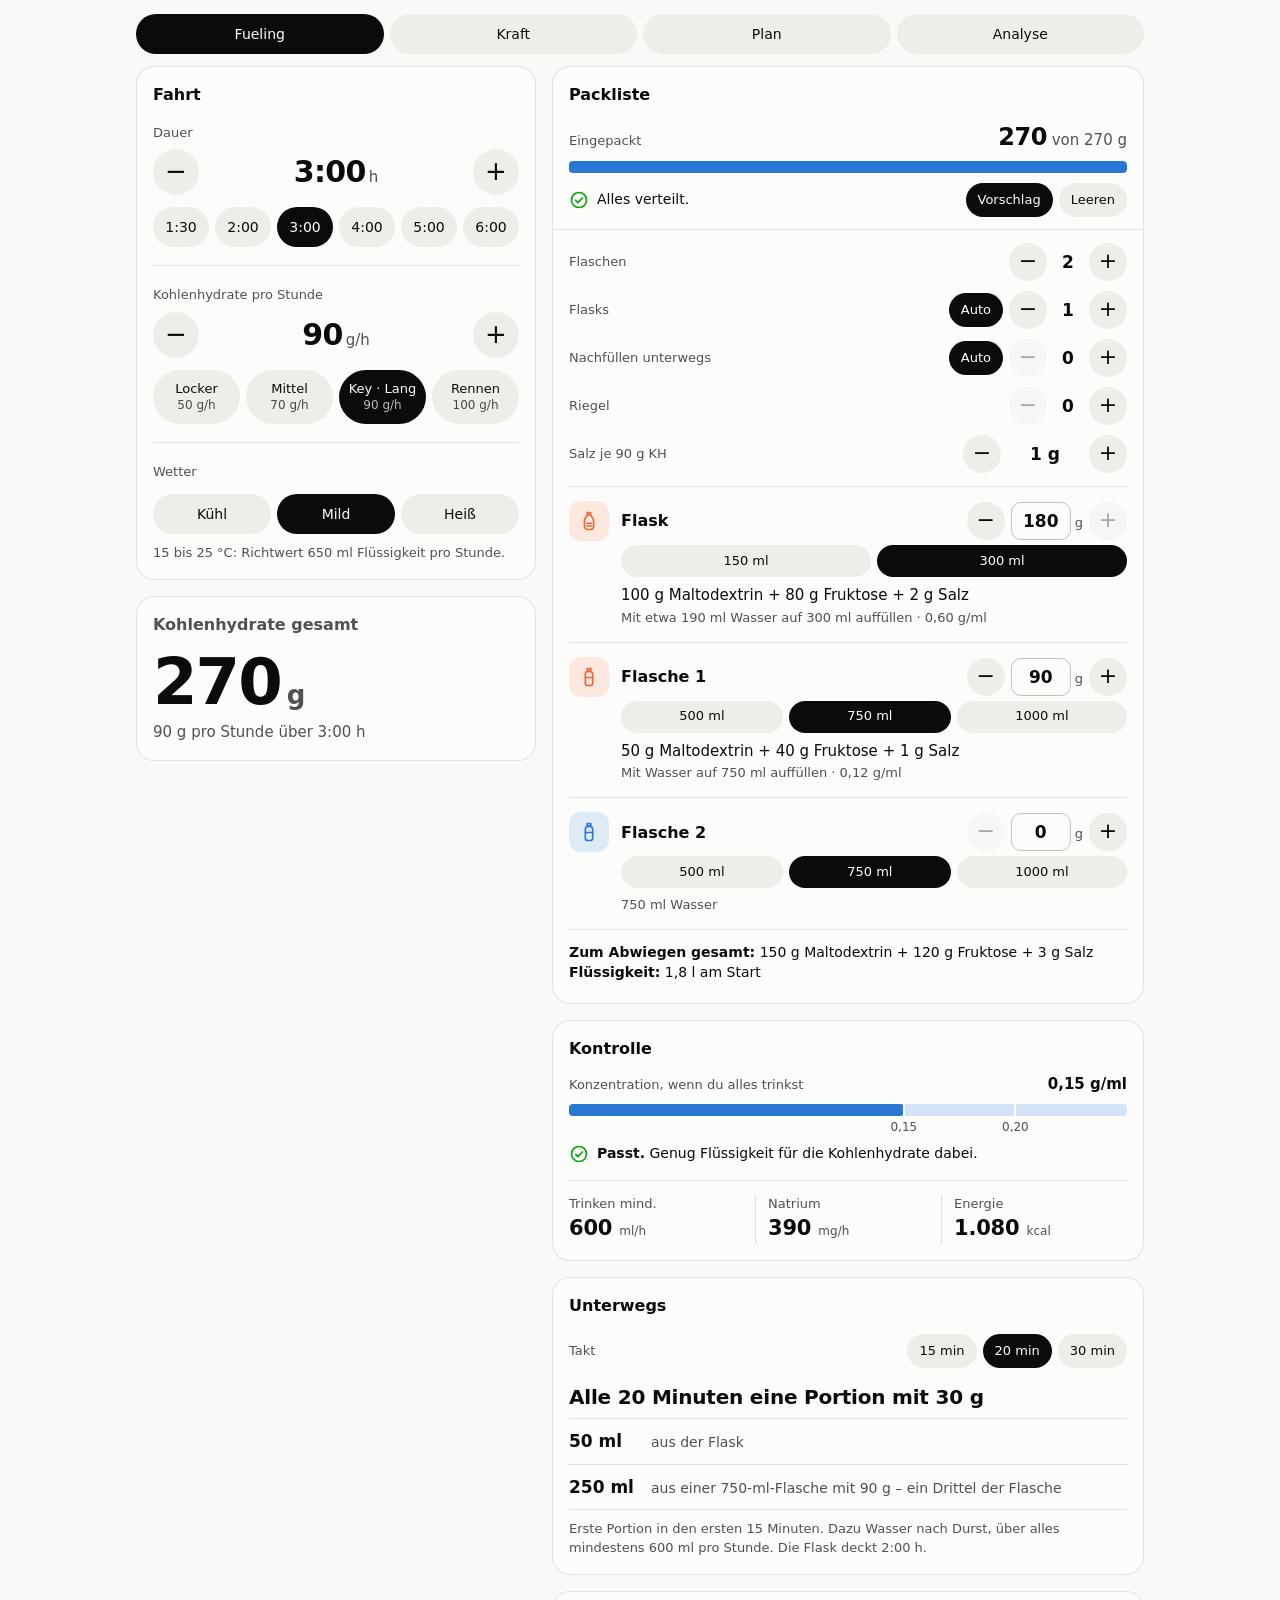
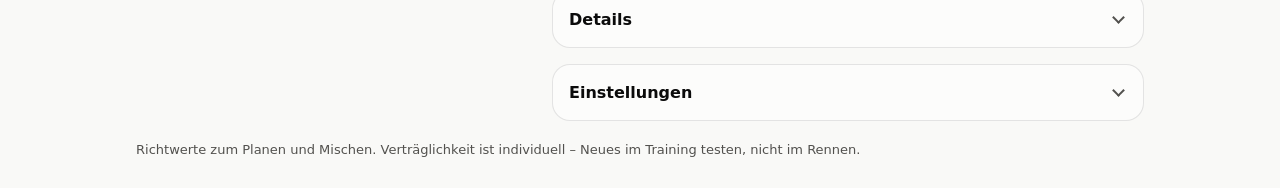
<file: index.html>
<!doctype html>
<html lang="de">
<head>
<meta charset="utf-8">
<meta name="viewport" content="width=device-width, initial-scale=1">
<title>Sport</title>
<meta name="robots" content="noindex">
<meta http-equiv="refresh" content="0; url=docs/">
<link rel="canonical" href="docs/">
<script>location.replace('docs/' + location.search + location.hash);</script>
</head>
<body>
<!-- Weiterleitung: Die App liegt in docs/. Diese Seite greift nur, wenn GitHub Pages
     das Hauptverzeichnis ausliefert; steht Pages auf /docs, ist die App selbst die Startseite. -->
<p><a href="docs/">Zur App</a></p>
</body>
</html>
</file>
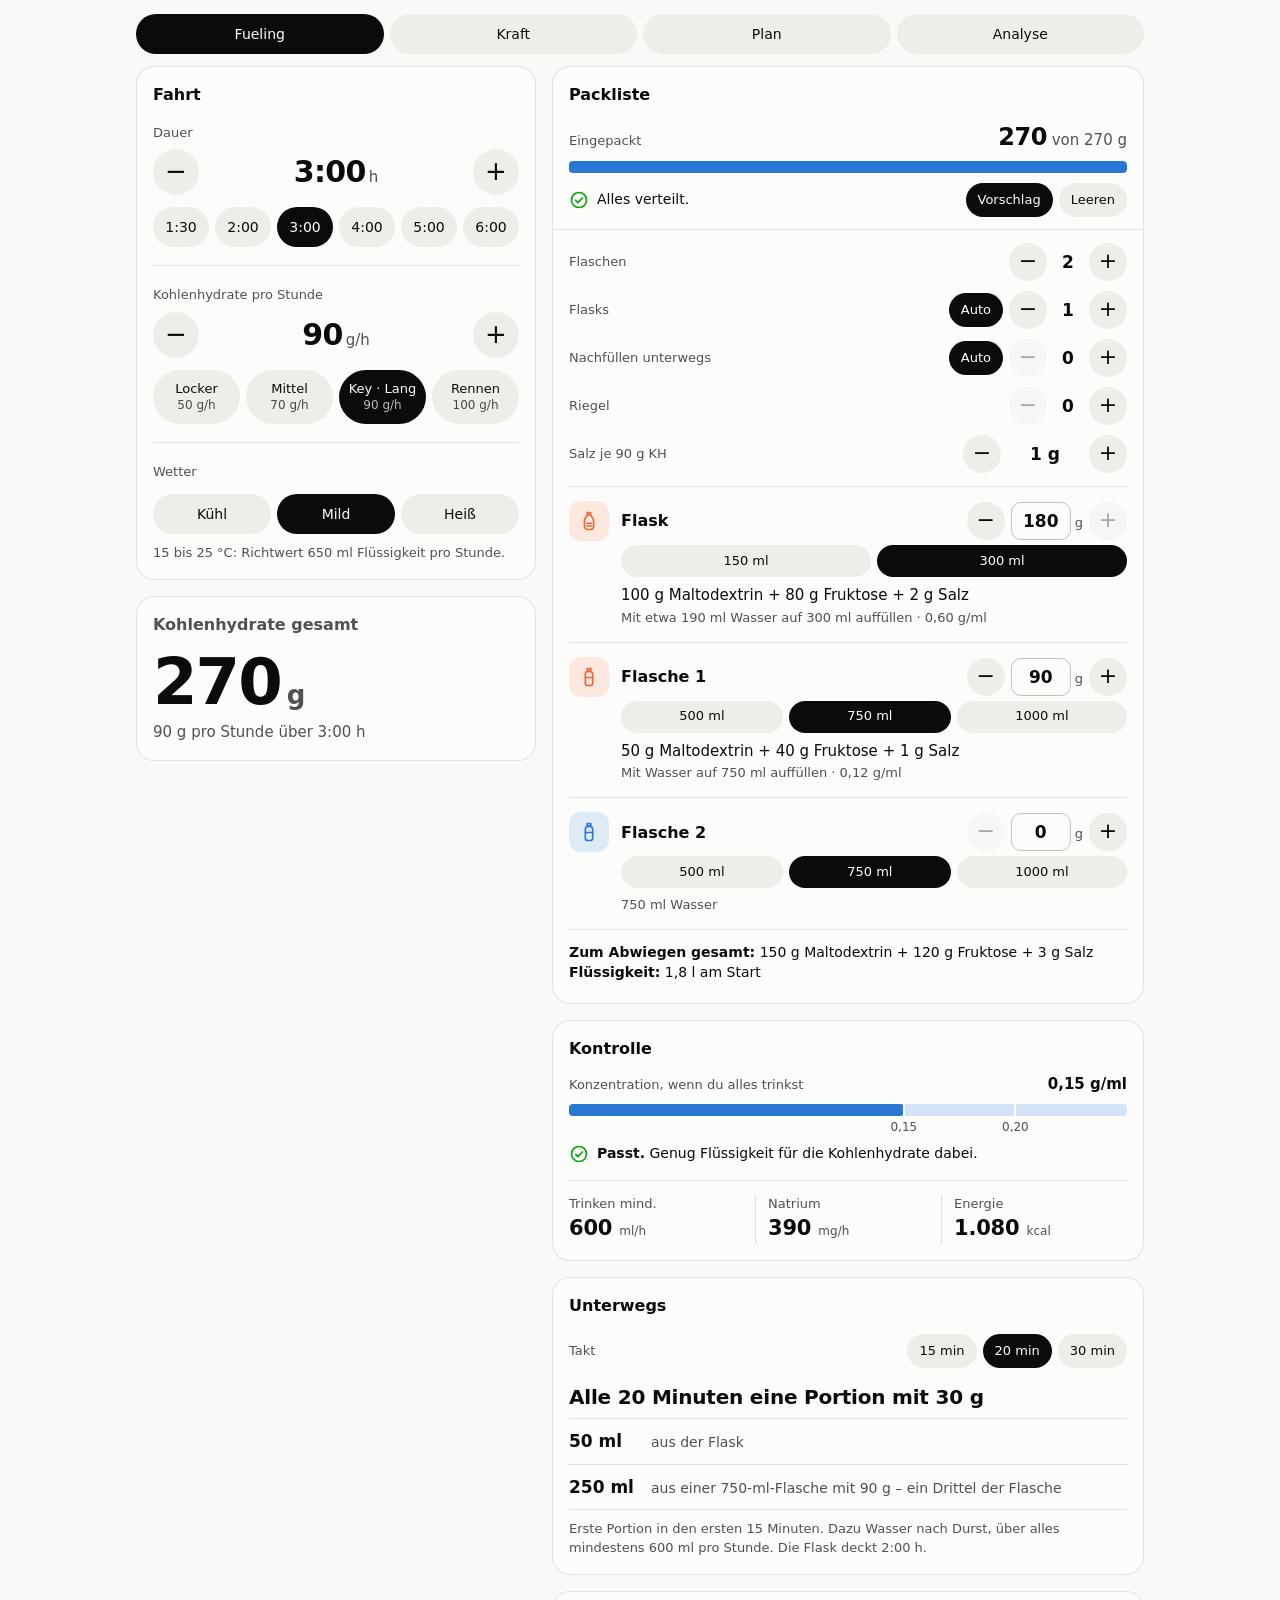
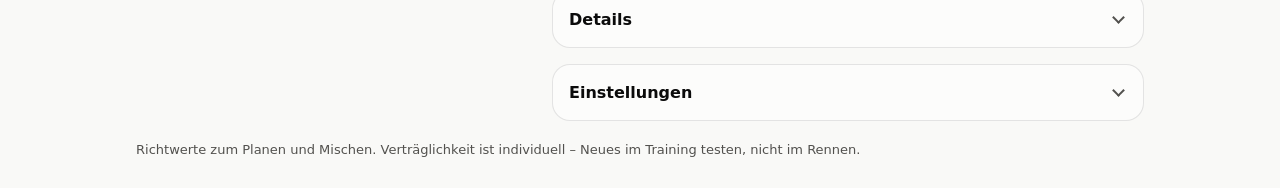
<file: docs/index.html>
<!doctype html>
<html lang="de">
<head>
<meta charset="utf-8">
<meta name="viewport" content="width=device-width, initial-scale=1, viewport-fit=cover">
<title>Fueling-Rechner · Sport</title>
<meta name="description" content="Kohlenhydrate, Flaschen und Mischung für Radfahrten planen.">
<meta name="color-scheme" content="light dark">
<meta name="theme-color" content="#f9f9f7" media="(prefers-color-scheme: light)">
<meta name="theme-color" content="#0d0d0d" media="(prefers-color-scheme: dark)">
<meta name="mobile-web-app-capable" content="yes">
<meta name="apple-mobile-web-app-capable" content="yes">
<meta name="apple-mobile-web-app-title" content="Sport">
<meta name="apple-mobile-web-app-status-bar-style" content="default">
<link rel="manifest" href="manifest.webmanifest">
<link rel="icon" href="icons/favicon.svg" type="image/svg+xml">
<link rel="apple-touch-icon" href="icons/apple-touch-icon.png">
<link rel="stylesheet" href="style.css">
</head>
<body>

<svg width="0" height="0" style="position:absolute" aria-hidden="true" focusable="false">
  <symbol id="i-bottle" viewBox="0 0 24 24" fill="none" stroke="currentColor" stroke-width="1.8" stroke-linecap="round" stroke-linejoin="round">
    <path d="M10 2.75h4v2.5h-4z"/>
    <path d="M8 9a3 3 0 0 1 3-3h2a3 3 0 0 1 3 3v9.75a2.5 2.5 0 0 1-2.5 2.5h-3a2.5 2.5 0 0 1-2.5-2.5z"/>
    <path d="M8 12.5h8"/>
  </symbol>
  <symbol id="i-flask" viewBox="0 0 24 24" fill="none" stroke="currentColor" stroke-width="1.8" stroke-linecap="round" stroke-linejoin="round">
    <path d="M10.25 2.75h3.5v2.5h-3.5z"/>
    <path d="M10.25 5.25 7.6 9.6a4 4 0 0 0-.6 2.1v6.05a3.5 3.5 0 0 0 3.5 3.5h3a3.5 3.5 0 0 0 3.5-3.5V11.7a4 4 0 0 0-.6-2.1l-2.65-4.35"/>
    <path d="M9.5 14.5h5M9.5 17.5h5"/>
  </symbol>
  <symbol id="i-refill" viewBox="0 0 24 24" fill="none" stroke="currentColor" stroke-width="1.8" stroke-linecap="round" stroke-linejoin="round">
    <path d="M19.5 12a7.5 7.5 0 0 1-13.1 5"/>
    <path d="M4.5 12a7.5 7.5 0 0 1 13.1-5"/>
    <path d="M17.9 3.5V7h-3.5M6.1 20.5V17h3.5"/>
  </symbol>
  <symbol id="i-bar" viewBox="0 0 24 24" fill="none" stroke="currentColor" stroke-width="1.8" stroke-linecap="round" stroke-linejoin="round">
    <rect x="3" y="8" width="18" height="8" rx="2.5"/>
    <path d="M8 8v8M12.5 8v3M17 8v8"/>
  </symbol>
  <symbol id="i-ok" viewBox="0 0 24 24" fill="none" stroke="currentColor" stroke-width="2" stroke-linecap="round" stroke-linejoin="round">
    <circle cx="12" cy="12" r="9"/><path d="m8 12.4 2.7 2.7L16 9.6"/>
  </symbol>
  <symbol id="i-warn" viewBox="0 0 24 24" fill="none" stroke="currentColor" stroke-width="2" stroke-linecap="round" stroke-linejoin="round">
    <path d="M12 3.5 21.5 20h-19z"/><path d="M12 10v4.5M12 17.2v.1"/>
  </symbol>
  <symbol id="i-bad" viewBox="0 0 24 24" fill="none" stroke="currentColor" stroke-width="2" stroke-linecap="round" stroke-linejoin="round">
    <circle cx="12" cy="12" r="9"/><path d="m9 9 6 6M15 9l-6 6"/>
  </symbol>
  <symbol id="i-info" viewBox="0 0 24 24" fill="none" stroke="currentColor" stroke-width="2" stroke-linecap="round" stroke-linejoin="round">
    <circle cx="12" cy="12" r="9"/><path d="M12 11v5.5M12 7.6v.1"/>
  </symbol>
</svg>

<header class="top">
  <nav class="tabs" aria-label="Bereiche">
    <a class="tab" href="./" aria-current="page">Fueling</a>
    <a class="tab" href="kraft.html">Kraft</a>
    <a class="tab" href="plan.html">Plan</a>
    <a class="tab" href="analyse.html">Analyse</a>
  </nav>
  <button type="button" class="chip" id="install" hidden>Installieren</button>
</header>

<main class="layout">
  <h1 class="sr-only">Fueling-Rechner</h1>
  <div class="col col-a">

    <section class="card" aria-labelledby="t-ride">
      <h2 id="t-ride">Fahrt</h2>

      <div class="field" role="group" aria-labelledby="l-dur">
        <span class="label" id="l-dur">Dauer</span>
        <div class="stepper">
          <button type="button" class="round" data-act="dur" data-d="-15" aria-label="15 Minuten kürzer">−</button>
          <output class="stepper-val" id="dur" aria-live="off"></output>
          <button type="button" class="round" data-act="dur" data-d="15" aria-label="15 Minuten länger">+</button>
        </div>
        <div class="chips seg" id="dur-chips"></div>
      </div>

      <div class="field" role="group" aria-labelledby="l-rate">
        <span class="label" id="l-rate">Kohlenhydrate pro Stunde</span>
        <div class="stepper">
          <button type="button" class="round" data-act="rate" data-d="-5" aria-label="5 Gramm pro Stunde weniger">−</button>
          <output class="stepper-val" id="rate" aria-live="off"></output>
          <button type="button" class="round" data-act="rate" data-d="5" aria-label="5 Gramm pro Stunde mehr">+</button>
        </div>
        <div class="chips seg stack" id="rate-chips"></div>
      </div>

      <div class="field" role="group" aria-labelledby="l-weather">
        <span class="label" id="l-weather">Wetter</span>
        <div class="chips seg" id="weather-chips"></div>
        <p class="note" id="weather-note"></p>
      </div>
    </section>

    <section class="card hero" aria-labelledby="t-sum">
      <h2 class="label" id="t-sum">Kohlenhydrate gesamt</h2>
      <p class="hero-val"><span id="total"></span><span class="unit">g</span></p>
      <p class="hero-sub" id="total-sub"></p>
      <p class="sr-only" id="sr-summary" aria-live="polite"></p>
    </section>

  </div>
  <div class="col col-b">

    <section class="card" aria-labelledby="t-pack">
      <h2 id="t-pack">Packliste</h2>

      <div class="packed" id="packed" data-state="ok">
        <div class="packed-head">
          <span class="label" id="l-packed">Eingepackt</span>
          <span class="packed-num"><b id="packed-val"></b> von <span id="packed-target"></span> g</span>
        </div>
        <div class="meter" id="packed-bar" role="progressbar" aria-labelledby="l-packed" aria-valuemin="0">
          <div class="meter-fill" id="packed-fill"></div>
        </div>
        <div class="packed-foot">
          <p class="status" id="packed-status"></p>
          <div class="packed-btns">
            <button type="button" class="chip sm" data-act="suggest" id="btn-suggest">Vorschlag</button>
            <button type="button" class="chip sm" data-act="clear">Leeren</button>
          </div>
        </div>
      </div>

      <div class="ctrls">
        <div class="ctrl" role="group" aria-labelledby="l-bt">
          <span class="label" id="l-bt">Flaschen</span>
          <div class="ctrl-r">
            <button type="button" class="mini" data-act="step" data-k="bottles" data-d="-1" aria-label="Eine Flasche weniger">−</button>
            <output class="ctrl-val" id="bt-val"></output>
            <button type="button" class="mini" data-act="step" data-k="bottles" data-d="1" aria-label="Eine Flasche mehr">+</button>
          </div>
        </div>
        <div class="ctrl" role="group" aria-labelledby="l-fl">
          <span class="label" id="l-fl">Flasks</span>
          <div class="ctrl-r">
            <button type="button" class="chip sm" data-act="auto" data-k="flasks" id="fl-auto">Auto</button>
            <button type="button" class="mini" data-act="step" data-k="flasks" data-d="-1" aria-label="Eine Flask weniger">−</button>
            <output class="ctrl-val" id="fl-val"></output>
            <button type="button" class="mini" data-act="step" data-k="flasks" data-d="1" aria-label="Eine Flask mehr">+</button>
          </div>
        </div>
        <div class="ctrl" role="group" aria-labelledby="l-rf">
          <span class="label" id="l-rf">Nachfüllen unterwegs</span>
          <div class="ctrl-r">
            <button type="button" class="chip sm" data-act="auto" data-k="refills" id="rf-auto">Auto</button>
            <button type="button" class="mini" data-act="step" data-k="refills" data-d="-1" aria-label="Eine Nachfüllung weniger">−</button>
            <output class="ctrl-val" id="rf-val"></output>
            <button type="button" class="mini" data-act="step" data-k="refills" data-d="1" aria-label="Eine Nachfüllung mehr">+</button>
          </div>
        </div>
        <div class="ctrl" role="group" aria-labelledby="l-bar">
          <span class="label" id="l-bar">Riegel</span>
          <div class="ctrl-r">
            <button type="button" class="mini" data-act="step" data-k="bars" data-d="-1" aria-label="Ein Riegel weniger">−</button>
            <output class="ctrl-val" id="bar-val"></output>
            <button type="button" class="mini" data-act="step" data-k="bars" data-d="1" aria-label="Ein Riegel mehr">+</button>
          </div>
        </div>
        <div class="ctrl" id="bar-g-row" role="group" aria-labelledby="l-bar-g" hidden>
          <span class="label" id="l-bar-g">KH je Riegel</span>
          <div class="ctrl-r">
            <button type="button" class="mini" data-act="bar-carbs" data-d="-5" aria-label="5 Gramm weniger je Riegel">−</button>
            <label class="ct-g"><input class="ct-in" id="bar-g" type="number" inputmode="numeric" min="5" max="90" step="1" aria-label="Gramm Kohlenhydrate je Riegel"><small>g</small></label>
            <button type="button" class="mini" data-act="bar-carbs" data-d="5" aria-label="5 Gramm mehr je Riegel">+</button>
          </div>
        </div>
        <div class="ctrl" role="group" aria-labelledby="l-salt">
          <span class="label" id="l-salt">Salz je 90 g KH</span>
          <div class="ctrl-r">
            <button type="button" class="mini" data-act="salt" data-d="-0.5" aria-label="Weniger Salz">−</button>
            <output class="ctrl-val wide" id="salt-val"></output>
            <button type="button" class="mini" data-act="salt" data-d="0.5" aria-label="Mehr Salz">+</button>
          </div>
        </div>
      </div>

      <ul class="containers" id="containers"></ul>
      <p class="sum-line" id="mix-total"></p>
      <ul class="hints" id="hints"></ul>
    </section>

    <section class="card" aria-labelledby="t-check">
      <h2 id="t-check">Kontrolle</h2>

      <div class="meter-block" id="meter-block" data-state="ok">
        <div class="meter-head">
          <span class="label">Konzentration, wenn du alles trinkst</span>
          <span class="meter-num" id="conc-val"></span>
        </div>
        <div class="meter" id="meter" role="img">
          <div class="meter-fill" id="meter-fill"></div>
          <i class="meter-tick" id="tick-ok"></i>
          <i class="meter-tick" id="tick-warn"></i>
        </div>
        <div class="meter-scale" aria-hidden="true">
          <span id="scale-ok"></span>
          <span id="scale-warn"></span>
        </div>
        <p class="status" id="status"></p>
      </div>

      <dl class="tiles">
        <div><dt>Trinken mind.</dt><dd><span id="tile-fluid"></span> <small>ml/h</small></dd></div>
        <div><dt>Natrium</dt><dd><span id="tile-na"></span> <small>mg/h</small></dd></div>
        <div><dt>Energie</dt><dd><span id="tile-kcal"></span> <small>kcal</small></dd></div>
      </dl>
    </section>

    <section class="card" aria-labelledby="t-go">
      <h2 id="t-go">Unterwegs</h2>
      <div class="ctrl" role="group" aria-labelledby="l-int">
        <span class="label" id="l-int">Takt</span>
        <div class="chips seg tight" id="int-chips"></div>
      </div>
      <p class="go-main" id="go-main"></p>
      <ul class="portions" id="portions"></ul>
      <p class="note" id="go-note"></p>
    </section>

    <details class="card fold" id="details">
      <summary>Details</summary>
      <div class="fold-body">
        <div class="table-wrap">
          <table>
            <thead><tr><th scope="col">Behälter</th><th scope="col">Kohlenhydrate</th><th scope="col">g/ml</th><th scope="col">mOsm/kg</th></tr></thead>
            <tbody id="osmo-rows"></tbody>
          </table>
        </div>
        <p class="note">Osmolalität geschätzt aus Mischung und Salz. Richtwert während der Belastung: über alles unter etwa 500 mOsm/kg. Die Flask ist ein Konzentrat und zählt erst mit dem Wasser dazu. Riegel zählen bei g/ml mit, bei der Osmolalität nicht.</p>

        <div class="field split">
          <label class="label" for="power">Ø Leistung der Fahrt in Watt (optional)</label>
          <input type="number" id="power" inputmode="numeric" min="50" max="500" step="5" placeholder="z. B. 180">
        </div>
        <p class="note" id="energy-note"></p>

        <h3>So wird gerechnet</h3>
        <ul class="bullets" id="rules"></ul>
      </div>
    </details>

    <details class="card fold" id="settings">
      <summary>Einstellungen</summary>
      <div class="fold-body">
        <h3>Ausrüstung</h3>
        <div class="grid2">
          <label class="set wide"><span class="label">Flasks vorhanden (für den Vorschlag)</span><input type="number" data-set="kit.flaskCount" min="0" max="3" step="1" inputmode="numeric"></label>
        </div>

        <h3>Mischung</h3>
        <div class="grid2">
          <label class="set"><span class="label">Fruktose je Teil Malto</span><input type="number" data-set="mix.fru" min="0" max="1.25" step="0.05" inputmode="decimal"></label>
          <label class="set"><span class="label">Maltodextrin-Typ</span>
            <select data-set="mix.de">
              <option value="15">weiß ich nicht</option>
              <option value="6">DE 6</option>
              <option value="12">DE 12</option>
              <option value="19">DE 19</option>
            </select>
          </label>
          <label class="set wide"><span class="label">Natriumquelle</span>
            <select data-set="mix.saltType">
              <option value="nacl">Kochsalz</option>
              <option value="citrate">Natriumcitrat (gleiches Natrium, weniger Teilchen)</option>
            </select>
          </label>
        </div>

        <h3>Richtwerte</h3>
        <div class="grid2">
          <label class="set"><span class="label">Flask (g/ml)</span><input type="number" data-set="limits.flask" min="0.3" max="0.7" step="0.05" inputmode="decimal"></label>
          <label class="set"><span class="label">Flasche allein, max. (g/ml)</span><input type="number" data-set="limits.bottleSolo" min="0.06" max="0.2" step="0.01" inputmode="decimal"></label>
          <label class="set"><span class="label">Flasche neben Wasser, max. (g/ml)</span><input type="number" data-set="limits.bottleMax" min="0.1" max="0.3" step="0.01" inputmode="decimal"></label>
          <label class="set"><span class="label">Über alles, Ziel bis (g/ml)</span><input type="number" data-set="limits.okMax" min="0.06" max="0.2" step="0.01" inputmode="decimal"></label>
        </div>

        <p class="note">Alle Angaben bleiben nur auf diesem Gerät gespeichert. Installieren: in Chrome über das Menü, am iPhone über Teilen und „Zum Home-Bildschirm“.</p>
        <button type="button" class="chip" data-act="reset-all">Alles zurücksetzen</button>
      </div>
    </details>

  </div>
</main>

<footer class="foot">Richtwerte zum Planen und Mischen. Verträglichkeit ist individuell – Neues im Training testen, nicht im Rennen.</footer>

<script src="pwa.js" defer></script>
<script src="app.js" defer></script>
</body>
</html>
</file>
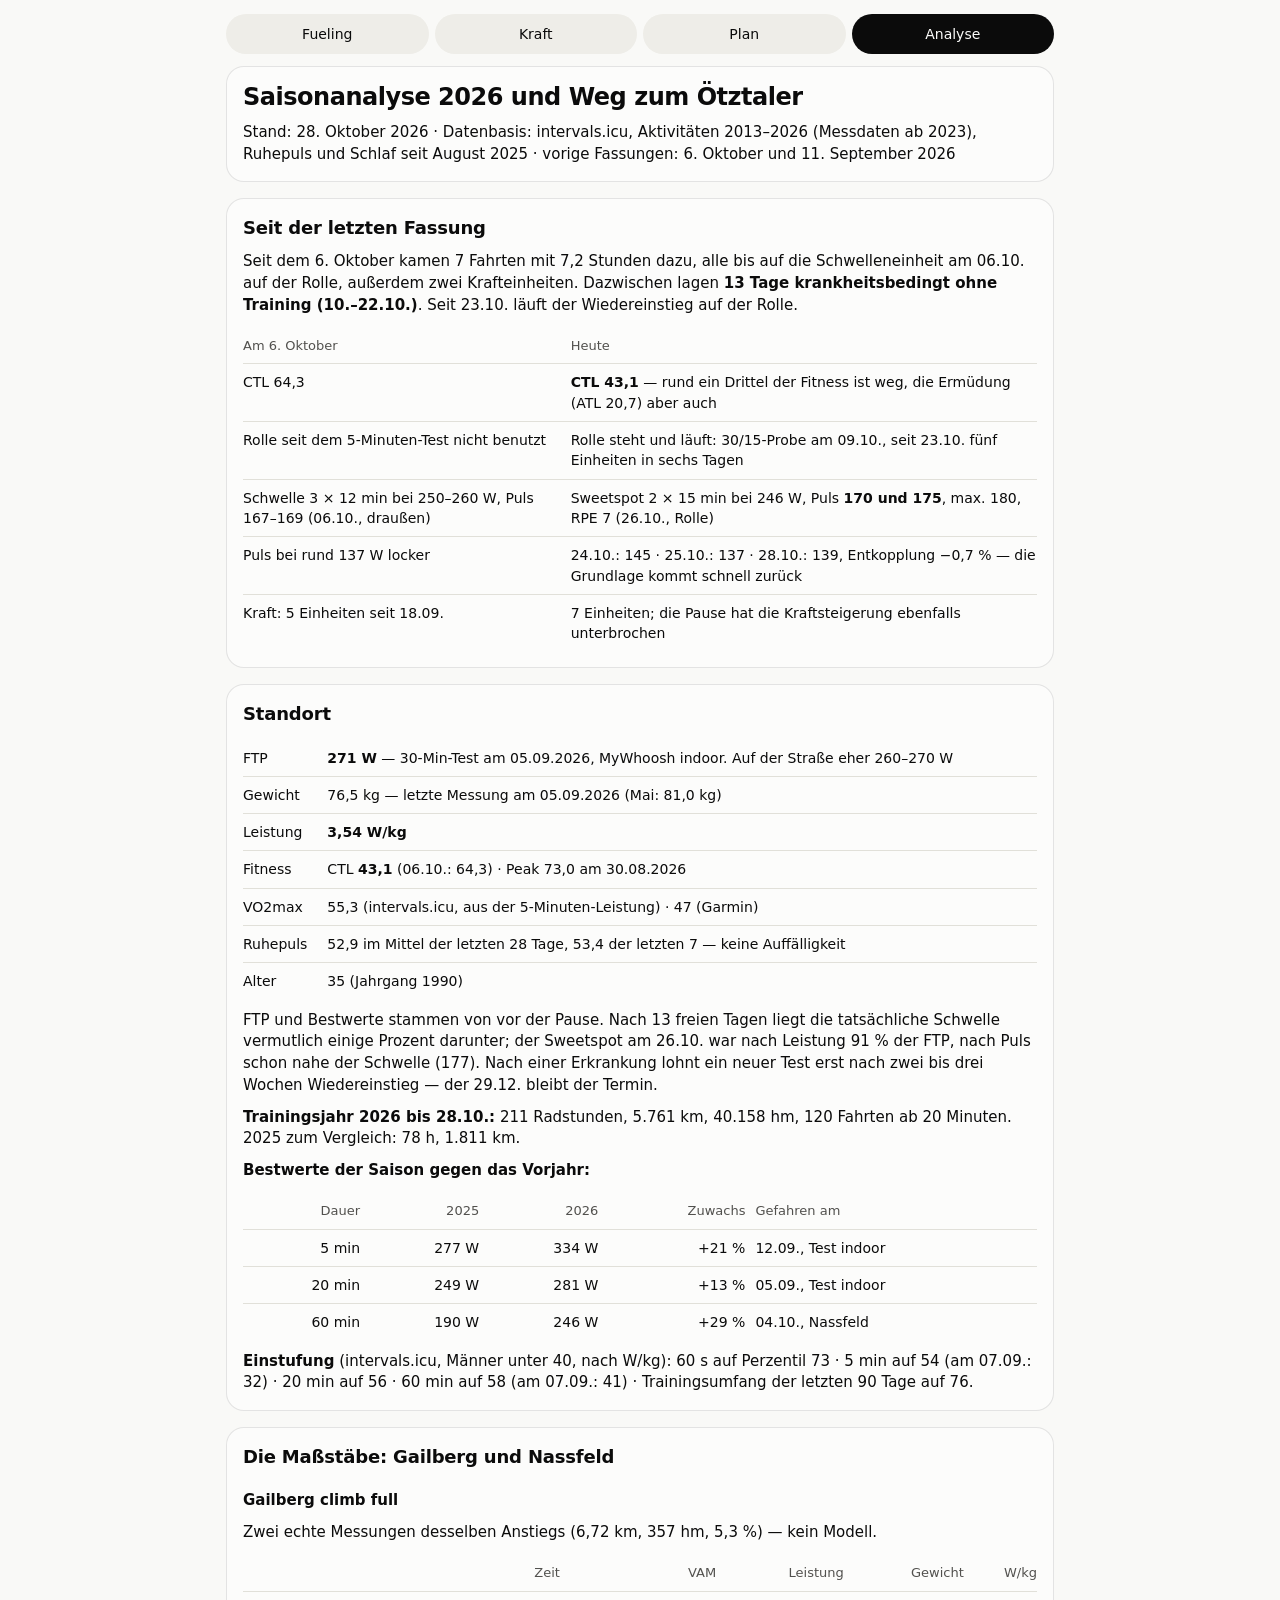
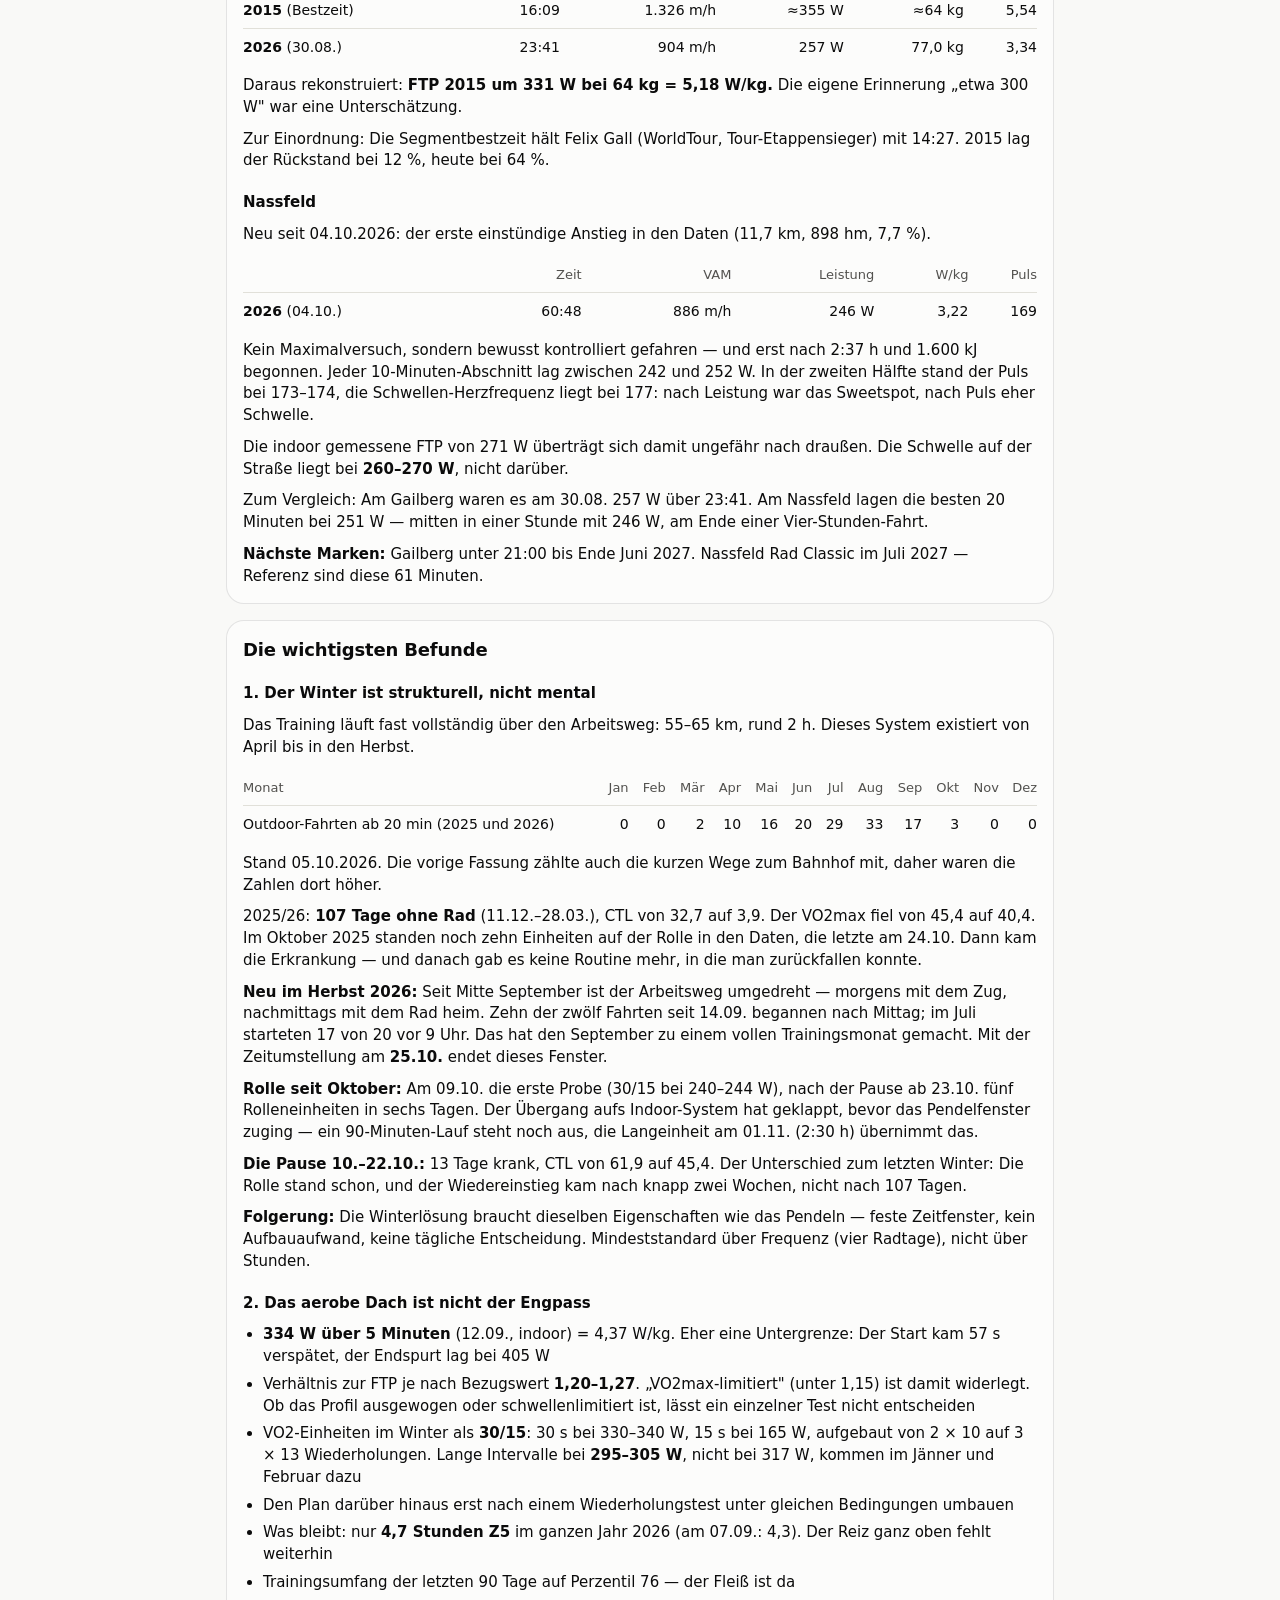
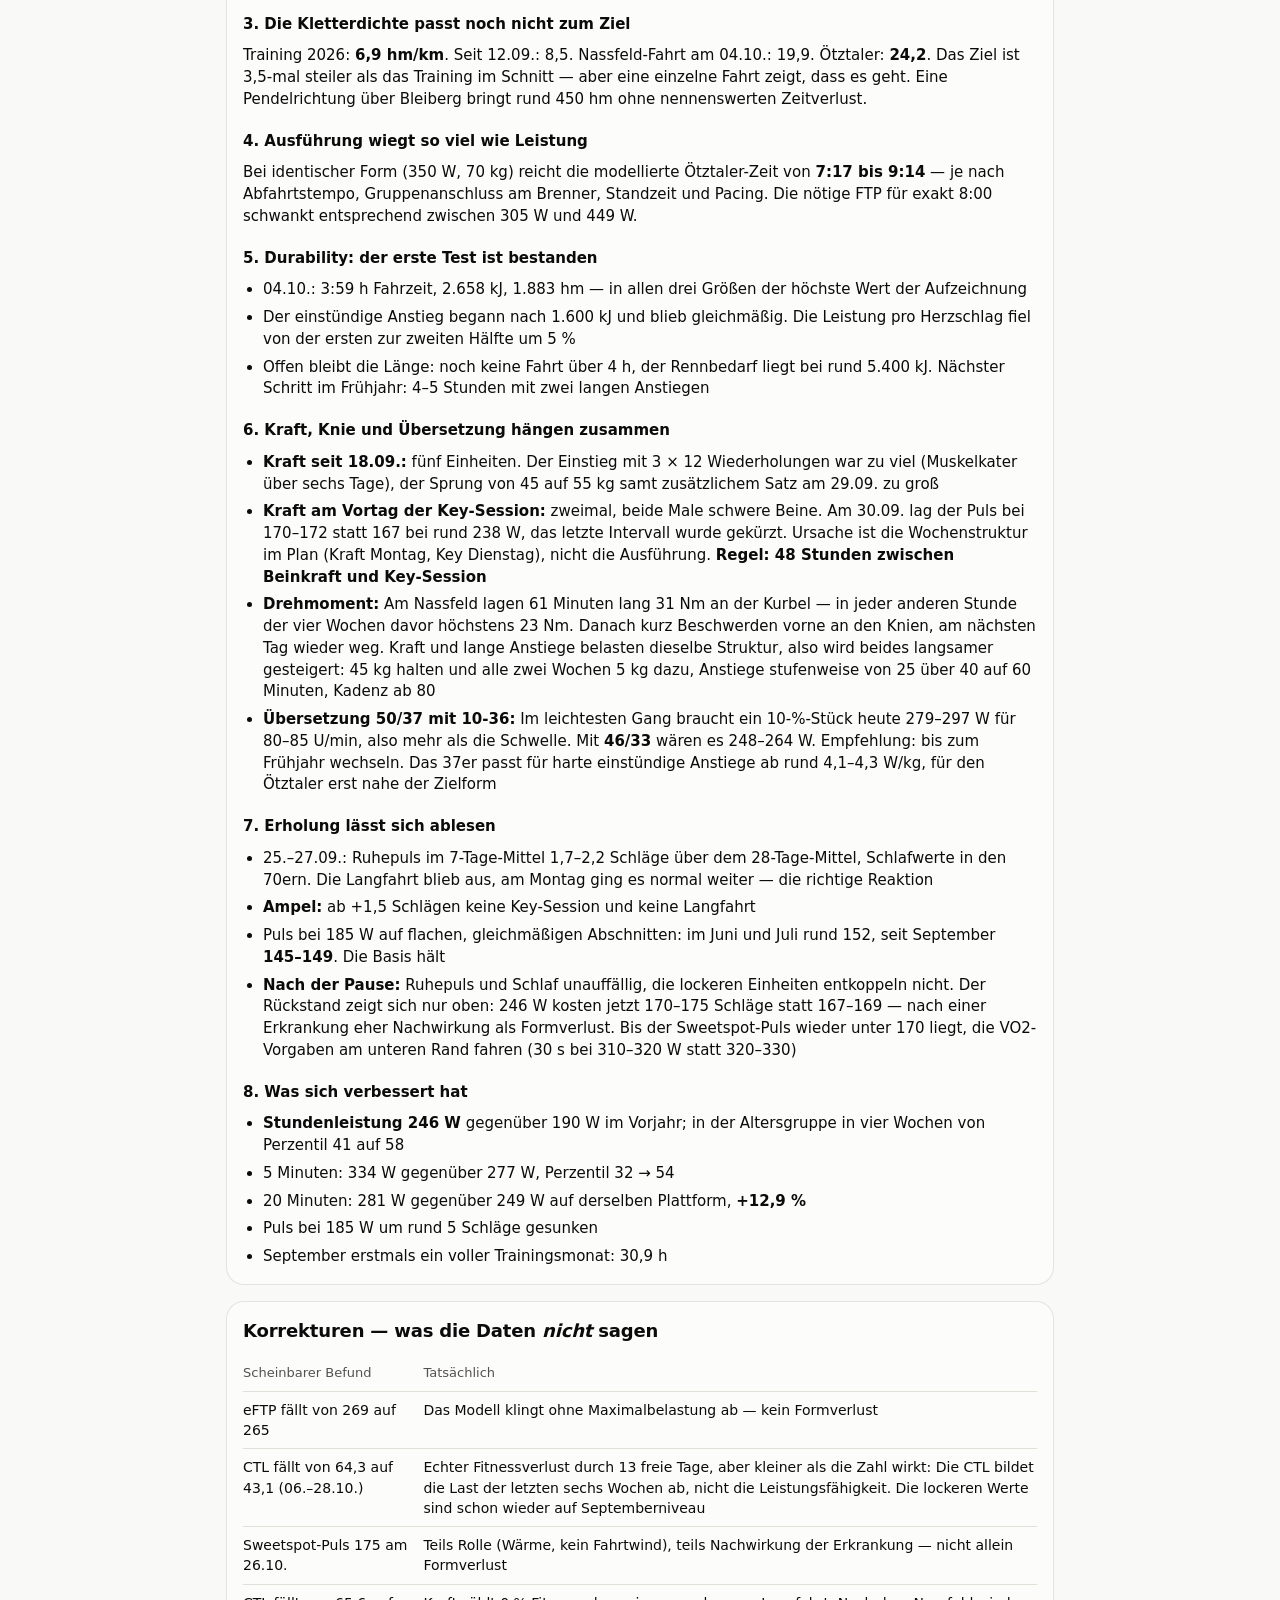
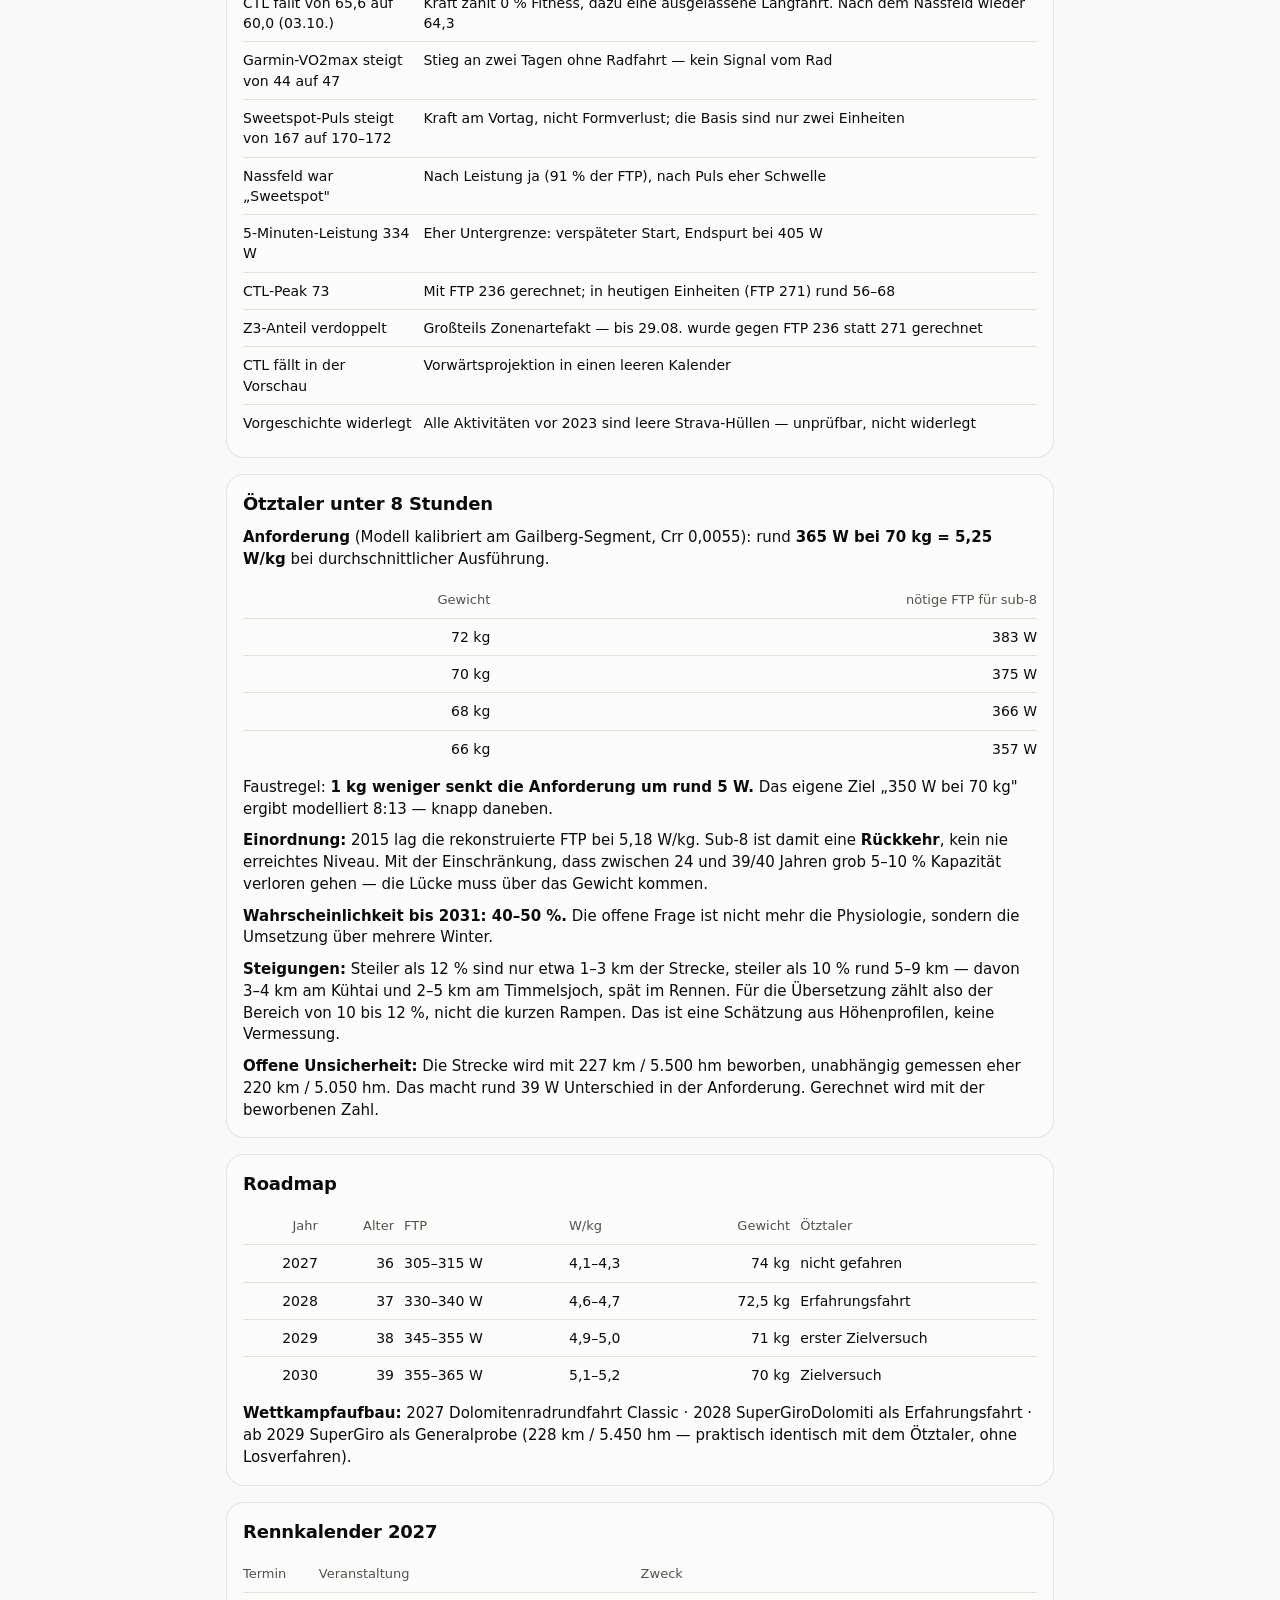
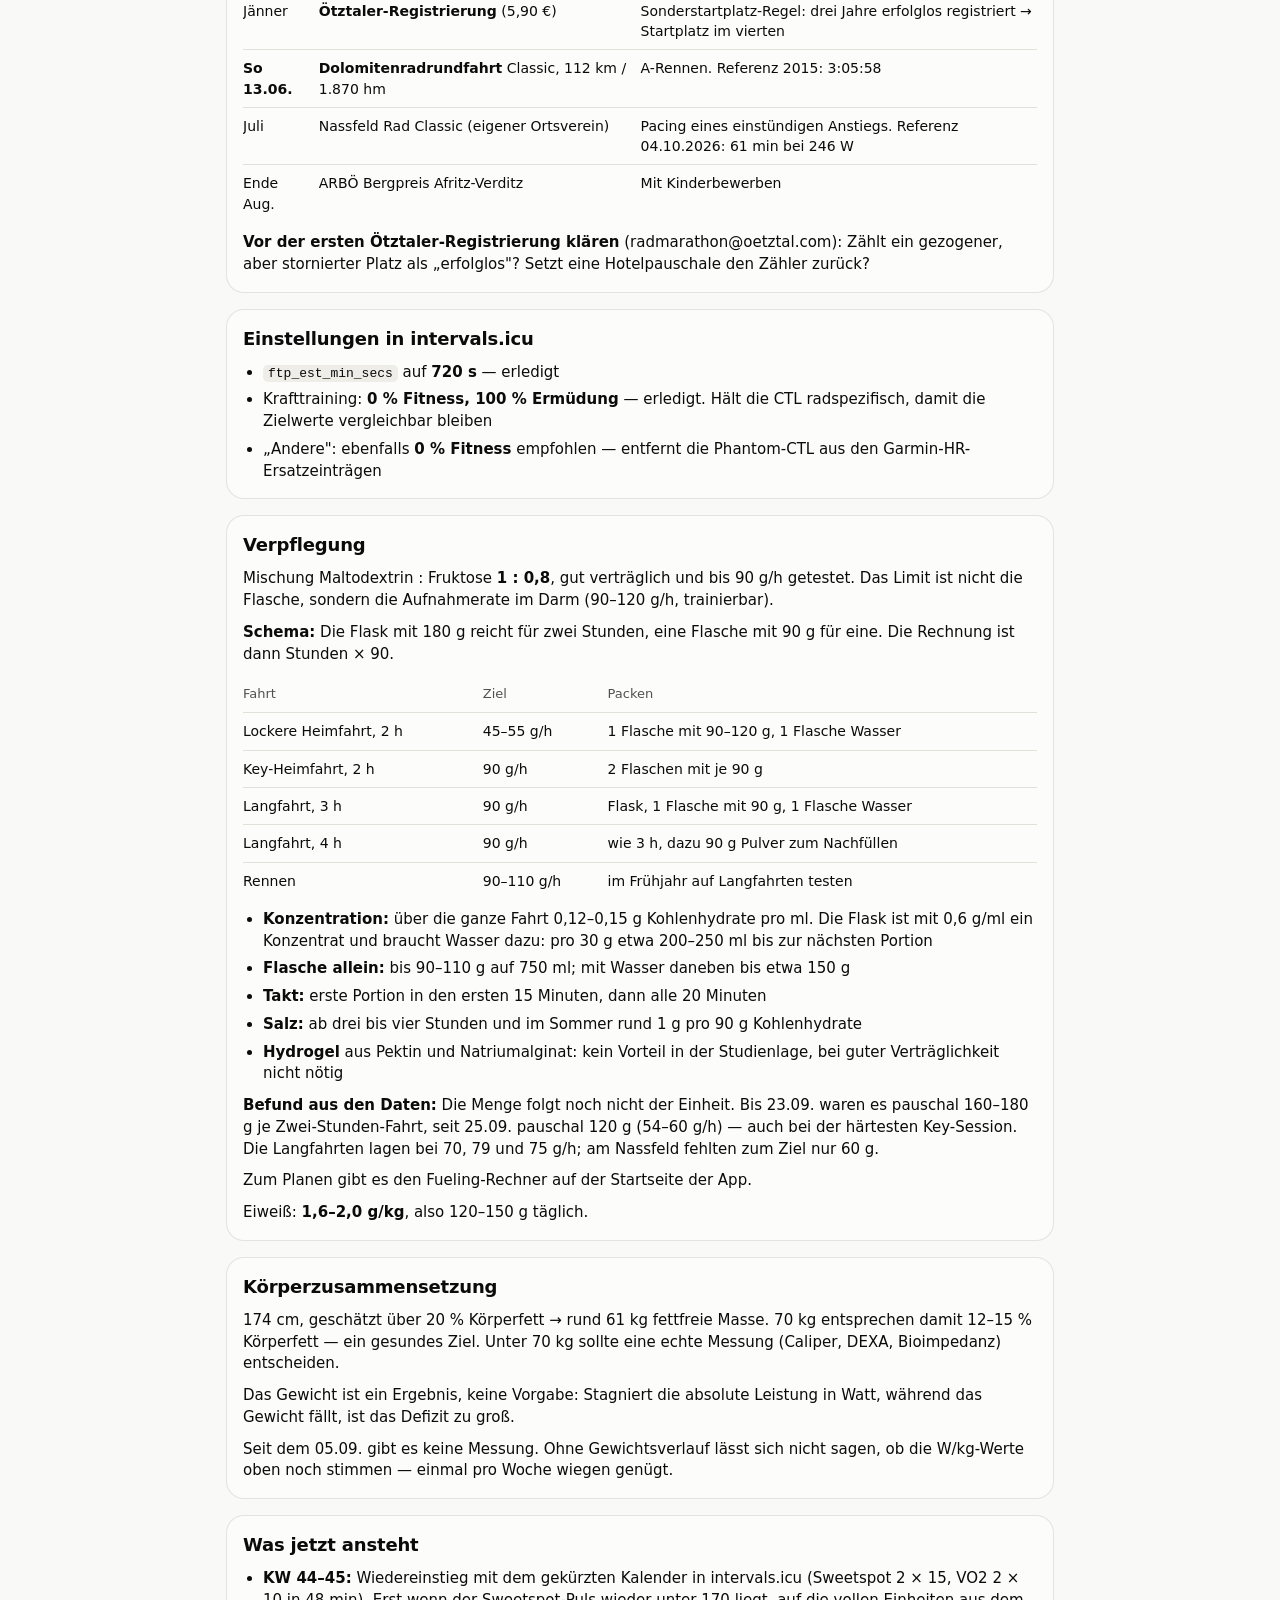
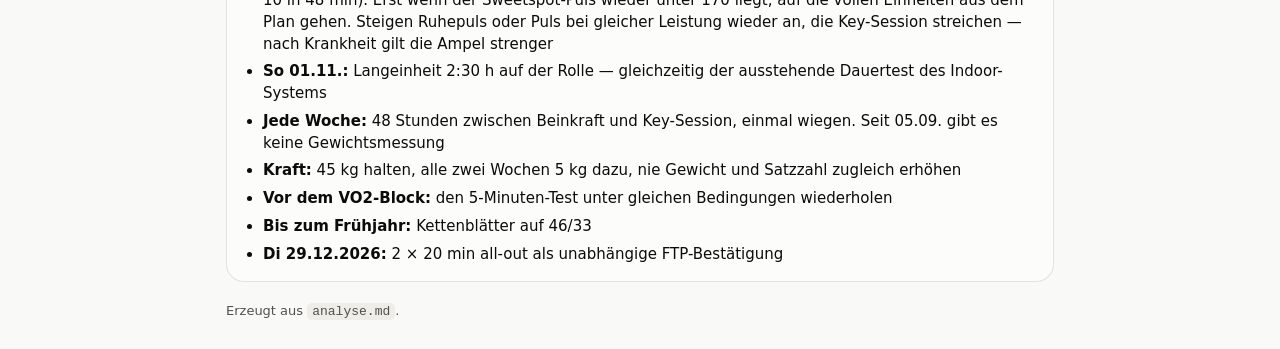
<file: docs/analyse.html>
<!doctype html>
<html lang="de">
<head>
<meta charset="utf-8">
<meta name="viewport" content="width=device-width, initial-scale=1, viewport-fit=cover">
<title>Saisonanalyse 2026 und Weg zum Ötztaler · Sport</title>
<meta name="robots" content="noindex">
<meta name="color-scheme" content="light dark">
<meta name="theme-color" content="#f9f9f7" media="(prefers-color-scheme: light)">
<meta name="theme-color" content="#0d0d0d" media="(prefers-color-scheme: dark)">
<link rel="manifest" href="manifest.webmanifest">
<link rel="icon" href="icons/favicon.svg" type="image/svg+xml">
<link rel="apple-touch-icon" href="icons/apple-touch-icon.png">
<link rel="stylesheet" href="style.css">
</head>
<body>
<!-- Erzeugt von werkzeug/export_app.py aus analyse.md – nicht von Hand ändern. -->

<header class="top">
  <nav class="tabs" aria-label="Bereiche">
    <a class="tab" href="./">Fueling</a>
    <a class="tab" href="kraft.html">Kraft</a>
    <a class="tab" href="plan.html">Plan</a>
    <a class="tab" href="analyse.html" aria-current="page">Analyse</a>
  </nav>
  <button type="button" class="chip" id="install" hidden>Installieren</button>
</header>

<main class="doc" data-page="analyse">
<section class="card intro">
<h1>Saisonanalyse 2026 und Weg zum Ötztaler</h1>
<p>Stand: 28. Oktober 2026 · Datenbasis: intervals.icu, Aktivitäten 2013–2026 (Messdaten ab 2023), Ruhepuls und Schlaf seit August 2025 · vorige Fassungen: 6. Oktober und 11. September 2026</p>
</section>

<section class="card" id="seit-der-letzten-fassung">
<h2>Seit der letzten Fassung</h2>
<p>Seit dem 6. Oktober kamen 7 Fahrten mit 7,2 Stunden dazu, alle bis auf die Schwelleneinheit am 06.10. auf der Rolle, außerdem zwei Krafteinheiten. Dazwischen lagen <strong>13 Tage krankheitsbedingt ohne Training (10.–22.10.)</strong>. Seit 23.10. läuft der Wiedereinstieg auf der Rolle.</p>
<div class="table-wrap"><table>
<thead><tr><th scope="col">Am 6. Oktober</th><th scope="col">Heute</th></tr></thead>
<tbody>
<tr><td>CTL 64,3</td><td><strong>CTL 43,1</strong> — rund ein Drittel der Fitness ist weg, die Ermüdung (ATL 20,7) aber auch</td></tr>
<tr><td>Rolle seit dem 5-Minuten-Test nicht benutzt</td><td>Rolle steht und läuft: 30/15-Probe am 09.10., seit 23.10. fünf Einheiten in sechs Tagen</td></tr>
<tr><td>Schwelle 3 × 12 min bei 250–260 W, Puls 167–169 (06.10., draußen)</td><td>Sweetspot 2 × 15 min bei 246 W, Puls <strong>170 und 175</strong>, max. 180, RPE 7 (26.10., Rolle)</td></tr>
<tr><td>Puls bei rund 137 W locker</td><td>24.10.: 145 · 25.10.: 137 · 28.10.: 139, Entkopplung −0,7 % — die Grundlage kommt schnell zurück</td></tr>
<tr><td>Kraft: 5 Einheiten seit 18.09.</td><td>7 Einheiten; die Pause hat die Kraftsteigerung ebenfalls unterbrochen</td></tr>
</tbody></table></div>
</section>

<section class="card" id="standort">
<h2>Standort</h2>
<div class="table-wrap"><table>
<tbody>
<tr><td>FTP</td><td><strong>271 W</strong> — 30-Min-Test am 05.09.2026, MyWhoosh indoor. Auf der Straße eher 260–270 W</td></tr>
<tr><td>Gewicht</td><td>76,5 kg — letzte Messung am 05.09.2026 (Mai: 81,0 kg)</td></tr>
<tr><td>Leistung</td><td><strong>3,54 W/kg</strong></td></tr>
<tr><td>Fitness</td><td>CTL <strong>43,1</strong> (06.10.: 64,3) · Peak 73,0 am 30.08.2026</td></tr>
<tr><td>VO2max</td><td>55,3 (intervals.icu, aus der 5-Minuten-Leistung) · 47 (Garmin)</td></tr>
<tr><td>Ruhepuls</td><td>52,9 im Mittel der letzten 28 Tage, 53,4 der letzten 7 — keine Auffälligkeit</td></tr>
<tr><td>Alter</td><td>35 (Jahrgang 1990)</td></tr>
</tbody></table></div>
<p>FTP und Bestwerte stammen von vor der Pause. Nach 13 freien Tagen liegt die tatsächliche Schwelle vermutlich einige Prozent darunter; der Sweetspot am 26.10. war nach Leistung 91 % der FTP, nach Puls schon nahe der Schwelle (177). Nach einer Erkrankung lohnt ein neuer Test erst nach zwei bis drei Wochen Wiedereinstieg — der 29.12. bleibt der Termin.</p>
<p><strong>Trainingsjahr 2026 bis 28.10.:</strong> 211 Radstunden, 5.761 km, 40.158 hm, 120 Fahrten ab 20 Minuten. 2025 zum Vergleich: 78 h, 1.811 km.</p>
<p><strong>Bestwerte der Saison gegen das Vorjahr:</strong></p>
<div class="table-wrap"><table>
<thead><tr><th scope="col" class="num">Dauer</th><th scope="col" class="num">2025</th><th scope="col" class="num">2026</th><th scope="col" class="num">Zuwachs</th><th scope="col">Gefahren am</th></tr></thead>
<tbody>
<tr><td class="num">5 min</td><td class="num">277 W</td><td class="num">334 W</td><td class="num">+21 %</td><td>12.09., Test indoor</td></tr>
<tr><td class="num">20 min</td><td class="num">249 W</td><td class="num">281 W</td><td class="num">+13 %</td><td>05.09., Test indoor</td></tr>
<tr><td class="num">60 min</td><td class="num">190 W</td><td class="num">246 W</td><td class="num">+29 %</td><td>04.10., Nassfeld</td></tr>
</tbody></table></div>
<p><strong>Einstufung</strong> (intervals.icu, Männer unter 40, nach W/kg): 60 s auf Perzentil 73 · 5 min auf 54 (am 07.09.: 32) · 20 min auf 56 · 60 min auf 58 (am 07.09.: 41) · Trainingsumfang der letzten 90 Tage auf 76.</p>
</section>

<section class="card" id="die-massstaebe-gailberg-und-nassfeld">
<h2>Die Maßstäbe: Gailberg und Nassfeld</h2>
<h3>Gailberg climb full</h3>
<p>Zwei echte Messungen desselben Anstiegs (6,72 km, 357 hm, 5,3 %) — kein Modell.</p>
<div class="table-wrap"><table>
<thead><tr><th scope="col"></th><th scope="col" class="num">Zeit</th><th scope="col" class="num">VAM</th><th scope="col" class="num">Leistung</th><th scope="col" class="num">Gewicht</th><th scope="col" class="num">W/kg</th></tr></thead>
<tbody>
<tr><td><strong>2015</strong> (Bestzeit)</td><td class="num">16:09</td><td class="num">1.326 m/h</td><td class="num">≈355 W</td><td class="num">≈64 kg</td><td class="num">5,54</td></tr>
<tr><td><strong>2026</strong> (30.08.)</td><td class="num">23:41</td><td class="num">904 m/h</td><td class="num">257 W</td><td class="num">77,0 kg</td><td class="num">3,34</td></tr>
</tbody></table></div>
<p>Daraus rekonstruiert: <strong>FTP 2015 um 331 W bei 64 kg = 5,18 W/kg.</strong> Die eigene Erinnerung „etwa 300 W" war eine Unterschätzung.</p>
<p>Zur Einordnung: Die Segmentbestzeit hält Felix Gall (WorldTour, Tour-Etappensieger) mit 14:27. 2015 lag der Rückstand bei 12 %, heute bei 64 %.</p>
<h3>Nassfeld</h3>
<p>Neu seit 04.10.2026: der erste einstündige Anstieg in den Daten (11,7 km, 898 hm, 7,7 %).</p>
<div class="table-wrap"><table>
<thead><tr><th scope="col"></th><th scope="col" class="num">Zeit</th><th scope="col" class="num">VAM</th><th scope="col" class="num">Leistung</th><th scope="col" class="num">W/kg</th><th scope="col" class="num">Puls</th></tr></thead>
<tbody>
<tr><td><strong>2026</strong> (04.10.)</td><td class="num">60:48</td><td class="num">886 m/h</td><td class="num">246 W</td><td class="num">3,22</td><td class="num">169</td></tr>
</tbody></table></div>
<p>Kein Maximalversuch, sondern bewusst kontrolliert gefahren — und erst nach 2:37 h und 1.600 kJ begonnen. Jeder 10-Minuten-Abschnitt lag zwischen 242 und 252 W. In der zweiten Hälfte stand der Puls bei 173–174, die Schwellen-Herzfrequenz liegt bei 177: nach Leistung war das Sweetspot, nach Puls eher Schwelle.</p>
<p>Die indoor gemessene FTP von 271 W überträgt sich damit ungefähr nach draußen. Die Schwelle auf der Straße liegt bei <strong>260–270 W</strong>, nicht darüber.</p>
<p>Zum Vergleich: Am Gailberg waren es am 30.08. 257 W über 23:41. Am Nassfeld lagen die besten 20 Minuten bei 251 W — mitten in einer Stunde mit 246 W, am Ende einer Vier-Stunden-Fahrt.</p>
<p><strong>Nächste Marken:</strong> Gailberg unter 21:00 bis Ende Juni 2027. Nassfeld Rad Classic im Juli 2027 — Referenz sind diese 61 Minuten.</p>
</section>

<section class="card" id="die-wichtigsten-befunde">
<h2>Die wichtigsten Befunde</h2>
<h3>1. Der Winter ist strukturell, nicht mental</h3>
<p>Das Training läuft fast vollständig über den Arbeitsweg: 55–65 km, rund 2 h. Dieses System existiert von April bis in den Herbst.</p>
<div class="table-wrap"><table class="wide">
<thead><tr><th scope="col">Monat</th><th scope="col" class="num">Jan</th><th scope="col" class="num">Feb</th><th scope="col" class="num">Mär</th><th scope="col" class="num">Apr</th><th scope="col" class="num">Mai</th><th scope="col" class="num">Jun</th><th scope="col" class="num">Jul</th><th scope="col" class="num">Aug</th><th scope="col" class="num">Sep</th><th scope="col" class="num">Okt</th><th scope="col" class="num">Nov</th><th scope="col" class="num">Dez</th></tr></thead>
<tbody>
<tr><td>Outdoor-Fahrten ab 20 min (2025 und 2026)</td><td class="num">0</td><td class="num">0</td><td class="num">2</td><td class="num">10</td><td class="num">16</td><td class="num">20</td><td class="num">29</td><td class="num">33</td><td class="num">17</td><td class="num">3</td><td class="num">0</td><td class="num">0</td></tr>
</tbody></table></div>
<p>Stand 05.10.2026. Die vorige Fassung zählte auch die kurzen Wege zum Bahnhof mit, daher waren die Zahlen dort höher.</p>
<p>2025/26: <strong>107 Tage ohne Rad</strong> (11.12.–28.03.), CTL von 32,7 auf 3,9. Der VO2max fiel von 45,4 auf 40,4. Im Oktober 2025 standen noch zehn Einheiten auf der Rolle in den Daten, die letzte am 24.10. Dann kam die Erkrankung — und danach gab es keine Routine mehr, in die man zurückfallen konnte.</p>
<p><strong>Neu im Herbst 2026:</strong> Seit Mitte September ist der Arbeitsweg umgedreht — morgens mit dem Zug, nachmittags mit dem Rad heim. Zehn der zwölf Fahrten seit 14.09. begannen nach Mittag; im Juli starteten 17 von 20 vor 9 Uhr. Das hat den September zu einem vollen Trainingsmonat gemacht. Mit der Zeitumstellung am <strong>25.10.</strong> endet dieses Fenster.</p>
<p><strong>Rolle seit Oktober:</strong> Am 09.10. die erste Probe (30/15 bei 240–244 W), nach der Pause ab 23.10. fünf Rolleneinheiten in sechs Tagen. Der Übergang aufs Indoor-System hat geklappt, bevor das Pendelfenster zuging — ein 90-Minuten-Lauf steht noch aus, die Langeinheit am 01.11. (2:30 h) übernimmt das.</p>
<p><strong>Die Pause 10.–22.10.:</strong> 13 Tage krank, CTL von 61,9 auf 45,4. Der Unterschied zum letzten Winter: Die Rolle stand schon, und der Wiedereinstieg kam nach knapp zwei Wochen, nicht nach 107 Tagen.</p>
<p><strong>Folgerung:</strong> Die Winterlösung braucht dieselben Eigenschaften wie das Pendeln — feste Zeitfenster, kein Aufbauaufwand, keine tägliche Entscheidung. Mindeststandard über Frequenz (vier Radtage), nicht über Stunden.</p>
<h3>2. Das aerobe Dach ist nicht der Engpass</h3>
<ul>
<li><strong>334 W über 5 Minuten</strong> (12.09., indoor) = 4,37 W/kg. Eher eine Untergrenze: Der Start kam 57 s verspätet, der Endspurt lag bei 405 W</li>
<li>Verhältnis zur FTP je nach Bezugswert <strong>1,20–1,27</strong>. „VO2max-limitiert" (unter 1,15) ist damit widerlegt. Ob das Profil ausgewogen oder schwellenlimitiert ist, lässt ein einzelner Test nicht entscheiden</li>
<li>VO2-Einheiten im Winter als <strong>30/15</strong>: 30 s bei 330–340 W, 15 s bei 165 W, aufgebaut von 2 × 10 auf 3 × 13 Wiederholungen. Lange Intervalle bei <strong>295–305 W</strong>, nicht bei 317 W, kommen im Jänner und Februar dazu</li>
<li>Den Plan darüber hinaus erst nach einem Wiederholungstest unter gleichen Bedingungen umbauen</li>
<li>Was bleibt: nur <strong>4,7 Stunden Z5</strong> im ganzen Jahr 2026 (am 07.09.: 4,3). Der Reiz ganz oben fehlt weiterhin</li>
<li>Trainingsumfang der letzten 90 Tage auf Perzentil 76 — der Fleiß ist da</li>
</ul>
<h3>3. Die Kletterdichte passt noch nicht zum Ziel</h3>
<p>Training 2026: <strong>6,9 hm/km</strong>. Seit 12.09.: 8,5. Nassfeld-Fahrt am 04.10.: 19,9. Ötztaler: <strong>24,2</strong>. Das Ziel ist 3,5-mal steiler als das Training im Schnitt — aber eine einzelne Fahrt zeigt, dass es geht. Eine Pendelrichtung über Bleiberg bringt rund 450 hm ohne nennenswerten Zeitverlust.</p>
<h3>4. Ausführung wiegt so viel wie Leistung</h3>
<p>Bei identischer Form (350 W, 70 kg) reicht die modellierte Ötztaler-Zeit von <strong>7:17 bis 9:14</strong> — je nach Abfahrtstempo, Gruppenanschluss am Brenner, Standzeit und Pacing. Die nötige FTP für exakt 8:00 schwankt entsprechend zwischen 305 W und 449 W.</p>
<h3>5. Durability: der erste Test ist bestanden</h3>
<ul>
<li>04.10.: 3:59 h Fahrzeit, 2.658 kJ, 1.883 hm — in allen drei Größen der höchste Wert der Aufzeichnung</li>
<li>Der einstündige Anstieg begann nach 1.600 kJ und blieb gleichmäßig. Die Leistung pro Herzschlag fiel von der ersten zur zweiten Hälfte um 5 %</li>
<li>Offen bleibt die Länge: noch keine Fahrt über 4 h, der Rennbedarf liegt bei rund 5.400 kJ. Nächster Schritt im Frühjahr: 4–5 Stunden mit zwei langen Anstiegen</li>
</ul>
<h3>6. Kraft, Knie und Übersetzung hängen zusammen</h3>
<ul>
<li><strong>Kraft seit 18.09.:</strong> fünf Einheiten. Der Einstieg mit 3 × 12 Wiederholungen war zu viel (Muskelkater über sechs Tage), der Sprung von 45 auf 55 kg samt zusätzlichem Satz am 29.09. zu groß</li>
<li><strong>Kraft am Vortag der Key-Session:</strong> zweimal, beide Male schwere Beine. Am 30.09. lag der Puls bei 170–172 statt 167 bei rund 238 W, das letzte Intervall wurde gekürzt. Ursache ist die Wochenstruktur im Plan (Kraft Montag, Key Dienstag), nicht die Ausführung. <strong>Regel: 48 Stunden zwischen Beinkraft und Key-Session</strong></li>
<li><strong>Drehmoment:</strong> Am Nassfeld lagen 61 Minuten lang 31 Nm an der Kurbel — in jeder anderen Stunde der vier Wochen davor höchstens 23 Nm. Danach kurz Beschwerden vorne an den Knien, am nächsten Tag wieder weg. Kraft und lange Anstiege belasten dieselbe Struktur, also wird beides langsamer gesteigert: 45 kg halten und alle zwei Wochen 5 kg dazu, Anstiege stufenweise von 25 über 40 auf 60 Minuten, Kadenz ab 80</li>
<li><strong>Übersetzung 50/37 mit 10-36:</strong> Im leichtesten Gang braucht ein 10-%-Stück heute 279–297 W für 80–85 U/min, also mehr als die Schwelle. Mit <strong>46/33</strong> wären es 248–264 W. Empfehlung: bis zum Frühjahr wechseln. Das 37er passt für harte einstündige Anstiege ab rund 4,1–4,3 W/kg, für den Ötztaler erst nahe der Zielform</li>
</ul>
<h3>7. Erholung lässt sich ablesen</h3>
<ul>
<li>25.–27.09.: Ruhepuls im 7-Tage-Mittel 1,7–2,2 Schläge über dem 28-Tage-Mittel, Schlafwerte in den 70ern. Die Langfahrt blieb aus, am Montag ging es normal weiter — die richtige Reaktion</li>
<li><strong>Ampel:</strong> ab +1,5 Schlägen keine Key-Session und keine Langfahrt</li>
<li>Puls bei 185 W auf flachen, gleichmäßigen Abschnitten: im Juni und Juli rund 152, seit September <strong>145–149</strong>. Die Basis hält</li>
<li><strong>Nach der Pause:</strong> Ruhepuls und Schlaf unauffällig, die lockeren Einheiten entkoppeln nicht. Der Rückstand zeigt sich nur oben: 246 W kosten jetzt 170–175 Schläge statt 167–169 — nach einer Erkrankung eher Nachwirkung als Formverlust. Bis der Sweetspot-Puls wieder unter 170 liegt, die VO2-Vorgaben am unteren Rand fahren (30 s bei 310–320 W statt 320–330)</li>
</ul>
<h3>8. Was sich verbessert hat</h3>
<ul>
<li><strong>Stundenleistung 246 W</strong> gegenüber 190 W im Vorjahr; in der Altersgruppe in vier Wochen von Perzentil 41 auf 58</li>
<li>5 Minuten: 334 W gegenüber 277 W, Perzentil 32 → 54</li>
<li>20 Minuten: 281 W gegenüber 249 W auf derselben Plattform, <strong>+12,9 %</strong></li>
<li>Puls bei 185 W um rund 5 Schläge gesunken</li>
<li>September erstmals ein voller Trainingsmonat: 30,9 h</li>
</ul>
</section>

<section class="card" id="korrekturen-was-die-daten-nicht-sagen">
<h2>Korrekturen — was die Daten <em>nicht</em> sagen</h2>
<div class="table-wrap"><table>
<thead><tr><th scope="col">Scheinbarer Befund</th><th scope="col">Tatsächlich</th></tr></thead>
<tbody>
<tr><td>eFTP fällt von 269 auf 265</td><td>Das Modell klingt ohne Maximalbelastung ab — kein Formverlust</td></tr>
<tr><td>CTL fällt von 64,3 auf 43,1 (06.–28.10.)</td><td>Echter Fitnessverlust durch 13 freie Tage, aber kleiner als die Zahl wirkt: Die CTL bildet die Last der letzten sechs Wochen ab, nicht die Leistungsfähigkeit. Die lockeren Werte sind schon wieder auf Septemberniveau</td></tr>
<tr><td>Sweetspot-Puls 175 am 26.10.</td><td>Teils Rolle (Wärme, kein Fahrtwind), teils Nachwirkung der Erkrankung — nicht allein Formverlust</td></tr>
<tr><td>CTL fällt von 65,6 auf 60,0 (03.10.)</td><td>Kraft zählt 0 % Fitness, dazu eine ausgelassene Langfahrt. Nach dem Nassfeld wieder 64,3</td></tr>
<tr><td>Garmin-VO2max steigt von 44 auf 47</td><td>Stieg an zwei Tagen ohne Radfahrt — kein Signal vom Rad</td></tr>
<tr><td>Sweetspot-Puls steigt von 167 auf 170–172</td><td>Kraft am Vortag, nicht Formverlust; die Basis sind nur zwei Einheiten</td></tr>
<tr><td>Nassfeld war „Sweetspot"</td><td>Nach Leistung ja (91 % der FTP), nach Puls eher Schwelle</td></tr>
<tr><td>5-Minuten-Leistung 334 W</td><td>Eher Untergrenze: verspäteter Start, Endspurt bei 405 W</td></tr>
<tr><td>CTL-Peak 73</td><td>Mit FTP 236 gerechnet; in heutigen Einheiten (FTP 271) rund 56–68</td></tr>
<tr><td>Z3-Anteil verdoppelt</td><td>Großteils Zonenartefakt — bis 29.08. wurde gegen FTP 236 statt 271 gerechnet</td></tr>
<tr><td>CTL fällt in der Vorschau</td><td>Vorwärtsprojektion in einen leeren Kalender</td></tr>
<tr><td>Vorgeschichte widerlegt</td><td>Alle Aktivitäten vor 2023 sind leere Strava-Hüllen — unprüfbar, nicht widerlegt</td></tr>
</tbody></table></div>
</section>

<section class="card" id="oetztaler-unter-8-stunden">
<h2>Ötztaler unter 8 Stunden</h2>
<p><strong>Anforderung</strong> (Modell kalibriert am Gailberg-Segment, Crr 0,0055): rund <strong>365 W bei 70 kg = 5,25 W/kg</strong> bei durchschnittlicher Ausführung.</p>
<div class="table-wrap"><table>
<thead><tr><th scope="col" class="num">Gewicht</th><th scope="col" class="num">nötige FTP für sub-8</th></tr></thead>
<tbody>
<tr><td class="num">72 kg</td><td class="num">383 W</td></tr>
<tr><td class="num">70 kg</td><td class="num">375 W</td></tr>
<tr><td class="num">68 kg</td><td class="num">366 W</td></tr>
<tr><td class="num">66 kg</td><td class="num">357 W</td></tr>
</tbody></table></div>
<p>Faustregel: <strong>1 kg weniger senkt die Anforderung um rund 5 W.</strong> Das eigene Ziel „350 W bei 70 kg" ergibt modelliert 8:13 — knapp daneben.</p>
<p><strong>Einordnung:</strong> 2015 lag die rekonstruierte FTP bei 5,18 W/kg. Sub-8 ist damit eine <strong>Rückkehr</strong>, kein nie erreichtes Niveau. Mit der Einschränkung, dass zwischen 24 und 39/40 Jahren grob 5–10 % Kapazität verloren gehen — die Lücke muss über das Gewicht kommen.</p>
<p><strong>Wahrscheinlichkeit bis 2031: 40–50 %.</strong> Die offene Frage ist nicht mehr die Physiologie, sondern die Umsetzung über mehrere Winter.</p>
<p><strong>Steigungen:</strong> Steiler als 12 % sind nur etwa 1–3 km der Strecke, steiler als 10 % rund 5–9 km — davon 3–4 km am Kühtai und 2–5 km am Timmelsjoch, spät im Rennen. Für die Übersetzung zählt also der Bereich von 10 bis 12 %, nicht die kurzen Rampen. Das ist eine Schätzung aus Höhenprofilen, keine Vermessung.</p>
<p><strong>Offene Unsicherheit:</strong> Die Strecke wird mit 227 km / 5.500 hm beworben, unabhängig gemessen eher 220 km / 5.050 hm. Das macht rund 39 W Unterschied in der Anforderung. Gerechnet wird mit der beworbenen Zahl.</p>
</section>

<section class="card" id="roadmap">
<h2>Roadmap</h2>
<div class="table-wrap"><table>
<thead><tr><th scope="col" class="num">Jahr</th><th scope="col" class="num">Alter</th><th scope="col">FTP</th><th scope="col">W/kg</th><th scope="col" class="num">Gewicht</th><th scope="col">Ötztaler</th></tr></thead>
<tbody>
<tr><td class="num">2027</td><td class="num">36</td><td>305–315 W</td><td>4,1–4,3</td><td class="num">74 kg</td><td>nicht gefahren</td></tr>
<tr><td class="num">2028</td><td class="num">37</td><td>330–340 W</td><td>4,6–4,7</td><td class="num">72,5 kg</td><td>Erfahrungsfahrt</td></tr>
<tr><td class="num">2029</td><td class="num">38</td><td>345–355 W</td><td>4,9–5,0</td><td class="num">71 kg</td><td>erster Zielversuch</td></tr>
<tr><td class="num">2030</td><td class="num">39</td><td>355–365 W</td><td>5,1–5,2</td><td class="num">70 kg</td><td>Zielversuch</td></tr>
</tbody></table></div>
<p><strong>Wettkampfaufbau:</strong> 2027 Dolomitenradrundfahrt Classic · 2028 SuperGiroDolomiti als Erfahrungsfahrt · ab 2029 SuperGiro als Generalprobe (228 km / 5.450 hm — praktisch identisch mit dem Ötztaler, ohne Losverfahren).</p>
</section>

<section class="card" id="rennkalender-2027">
<h2>Rennkalender 2027</h2>
<div class="table-wrap"><table>
<thead><tr><th scope="col">Termin</th><th scope="col">Veranstaltung</th><th scope="col">Zweck</th></tr></thead>
<tbody>
<tr><td>Jänner</td><td><strong>Ötztaler-Registrierung</strong> (5,90 €)</td><td>Sonderstartplatz-Regel: drei Jahre erfolglos registriert → Startplatz im vierten</td></tr>
<tr><td><strong>So 13.06.</strong></td><td><strong>Dolomitenradrundfahrt</strong> Classic, 112 km / 1.870 hm</td><td>A-Rennen. Referenz 2015: 3:05:58</td></tr>
<tr><td>Juli</td><td>Nassfeld Rad Classic (eigener Ortsverein)</td><td>Pacing eines einstündigen Anstiegs. Referenz 04.10.2026: 61 min bei 246 W</td></tr>
<tr><td>Ende Aug.</td><td>ARBÖ Bergpreis Afritz-Verditz</td><td>Mit Kinderbewerben</td></tr>
</tbody></table></div>
<p><strong>Vor der ersten Ötztaler-Registrierung klären</strong> (radmarathon@oetztal.com): Zählt ein gezogener, aber stornierter Platz als „erfolglos"? Setzt eine Hotelpauschale den Zähler zurück?</p>
</section>

<section class="card" id="einstellungen-in-intervals-icu">
<h2>Einstellungen in intervals.icu</h2>
<ul>
<li><code>ftp_est_min_secs</code> auf <strong>720 s</strong> — erledigt</li>
<li>Krafttraining: <strong>0 % Fitness, 100 % Ermüdung</strong> — erledigt. Hält die CTL radspezifisch, damit die Zielwerte vergleichbar bleiben</li>
<li>„Andere": ebenfalls <strong>0 % Fitness</strong> empfohlen — entfernt die Phantom-CTL aus den Garmin-HR-Ersatzeinträgen</li>
</ul>
</section>

<section class="card" id="verpflegung">
<h2>Verpflegung</h2>
<p>Mischung Maltodextrin : Fruktose <strong>1 : 0,8</strong>, gut verträglich und bis 90 g/h getestet. Das Limit ist nicht die Flasche, sondern die Aufnahmerate im Darm (90–120 g/h, trainierbar).</p>
<p><strong>Schema:</strong> Die Flask mit 180 g reicht für zwei Stunden, eine Flasche mit 90 g für eine. Die Rechnung ist dann Stunden × 90.</p>
<div class="table-wrap"><table>
<thead><tr><th scope="col">Fahrt</th><th scope="col">Ziel</th><th scope="col">Packen</th></tr></thead>
<tbody>
<tr><td>Lockere Heimfahrt, 2 h</td><td>45–55 g/h</td><td>1 Flasche mit 90–120 g, 1 Flasche Wasser</td></tr>
<tr><td>Key-Heimfahrt, 2 h</td><td>90 g/h</td><td>2 Flaschen mit je 90 g</td></tr>
<tr><td>Langfahrt, 3 h</td><td>90 g/h</td><td>Flask, 1 Flasche mit 90 g, 1 Flasche Wasser</td></tr>
<tr><td>Langfahrt, 4 h</td><td>90 g/h</td><td>wie 3 h, dazu 90 g Pulver zum Nachfüllen</td></tr>
<tr><td>Rennen</td><td>90–110 g/h</td><td>im Frühjahr auf Langfahrten testen</td></tr>
</tbody></table></div>
<ul>
<li><strong>Konzentration:</strong> über die ganze Fahrt 0,12–0,15 g Kohlenhydrate pro ml. Die Flask ist mit 0,6 g/ml ein Konzentrat und braucht Wasser dazu: pro 30 g etwa 200–250 ml bis zur nächsten Portion</li>
<li><strong>Flasche allein:</strong> bis 90–110 g auf 750 ml; mit Wasser daneben bis etwa 150 g</li>
<li><strong>Takt:</strong> erste Portion in den ersten 15 Minuten, dann alle 20 Minuten</li>
<li><strong>Salz:</strong> ab drei bis vier Stunden und im Sommer rund 1 g pro 90 g Kohlenhydrate</li>
<li><strong>Hydrogel</strong> aus Pektin und Natriumalginat: kein Vorteil in der Studienlage, bei guter Verträglichkeit nicht nötig</li>
</ul>
<p><strong>Befund aus den Daten:</strong> Die Menge folgt noch nicht der Einheit. Bis 23.09. waren es pauschal 160–180 g je Zwei-Stunden-Fahrt, seit 25.09. pauschal 120 g (54–60 g/h) — auch bei der härtesten Key-Session. Die Langfahrten lagen bei 70, 79 und 75 g/h; am Nassfeld fehlten zum Ziel nur 60 g.</p>
<p>Zum Planen gibt es den Fueling-Rechner auf der Startseite der App.</p>
<p>Eiweiß: <strong>1,6–2,0 g/kg</strong>, also 120–150 g täglich.</p>
</section>

<section class="card" id="koerperzusammensetzung">
<h2>Körperzusammensetzung</h2>
<p>174 cm, geschätzt über 20 % Körperfett → rund 61 kg fettfreie Masse. 70 kg entsprechen damit 12–15 % Körperfett — ein gesundes Ziel. Unter 70 kg sollte eine echte Messung (Caliper, DEXA, Bioimpedanz) entscheiden.</p>
<p>Das Gewicht ist ein Ergebnis, keine Vorgabe: Stagniert die absolute Leistung in Watt, während das Gewicht fällt, ist das Defizit zu groß.</p>
<p>Seit dem 05.09. gibt es keine Messung. Ohne Gewichtsverlauf lässt sich nicht sagen, ob die W/kg-Werte oben noch stimmen — einmal pro Woche wiegen genügt.</p>
</section>

<section class="card" id="was-jetzt-ansteht">
<h2>Was jetzt ansteht</h2>
<ul>
<li><strong>KW 44–45:</strong> Wiedereinstieg mit dem gekürzten Kalender in intervals.icu (Sweetspot 2 × 15, VO2 2 × 10 in 48 min). Erst wenn der Sweetspot-Puls wieder unter 170 liegt, auf die vollen Einheiten aus dem Plan gehen. Steigen Ruhepuls oder Puls bei gleicher Leistung wieder an, die Key-Session streichen — nach Krankheit gilt die Ampel strenger</li>
<li><strong>So 01.11.:</strong> Langeinheit 2:30 h auf der Rolle — gleichzeitig der ausstehende Dauertest des Indoor-Systems</li>
<li><strong>Jede Woche:</strong> 48 Stunden zwischen Beinkraft und Key-Session, einmal wiegen. Seit 05.09. gibt es keine Gewichtsmessung</li>
<li><strong>Kraft:</strong> 45 kg halten, alle zwei Wochen 5 kg dazu, nie Gewicht und Satzzahl zugleich erhöhen</li>
<li><strong>Vor dem VO2-Block:</strong> den 5-Minuten-Test unter gleichen Bedingungen wiederholen</li>
<li><strong>Bis zum Frühjahr:</strong> Kettenblätter auf 46/33</li>
<li><strong>Di 29.12.2026:</strong> 2 × 20 min all-out als unabhängige FTP-Bestätigung</li>
</ul>
</section>
</main>

<footer class="foot">Erzeugt aus <code>analyse.md</code>.</footer>

<script src="pwa.js" defer></script>
</body>
</html>
</file>
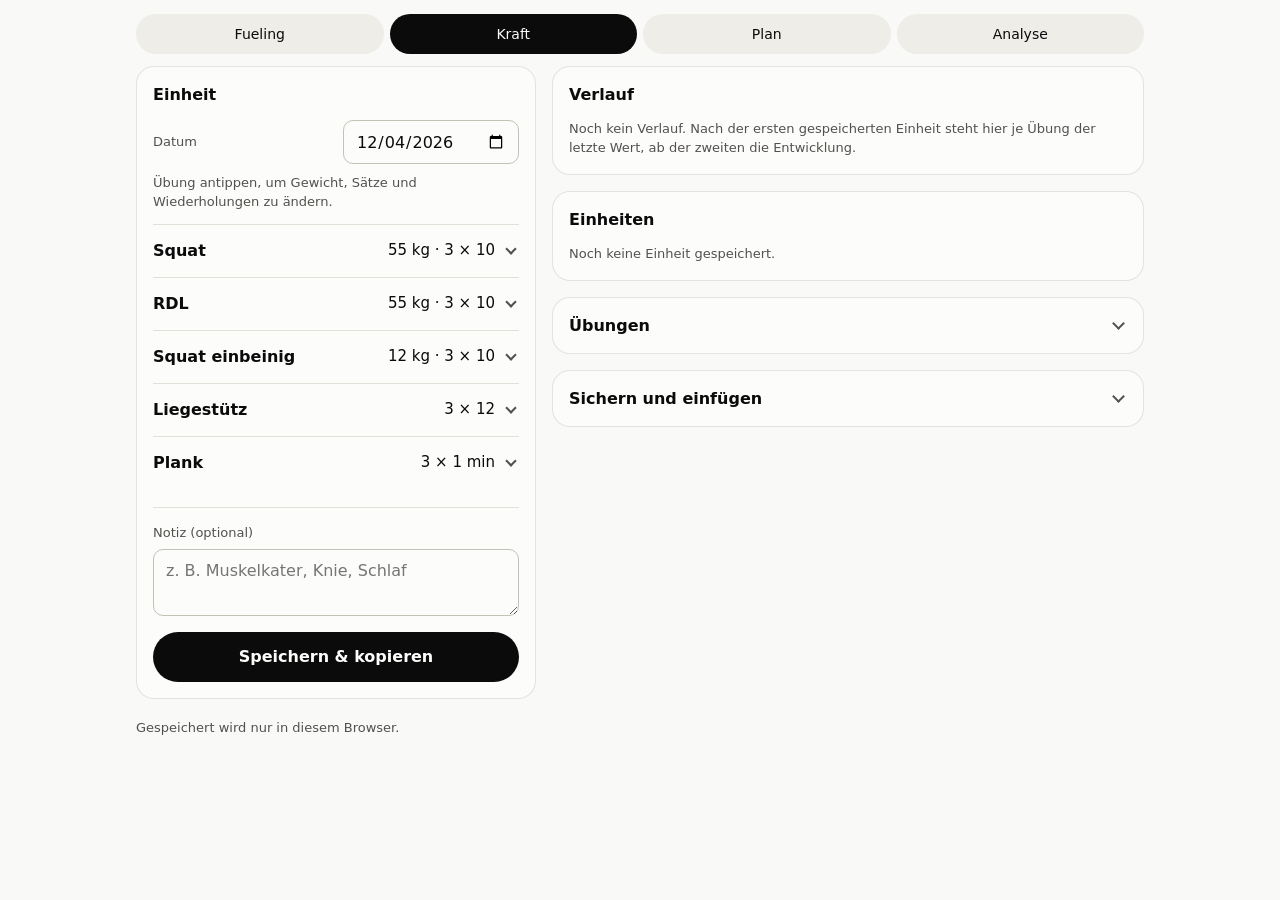
<file: docs/kraft.html>
<!doctype html>
<html lang="de">
<head>
<meta charset="utf-8">
<meta name="viewport" content="width=device-width, initial-scale=1, viewport-fit=cover">
<title>Krafttraining · Sport</title>
<meta name="description" content="Krafteinheiten mitschreiben, als Notiz kopieren und den Verlauf sehen.">
<meta name="color-scheme" content="light dark">
<meta name="theme-color" content="#f9f9f7" media="(prefers-color-scheme: light)">
<meta name="theme-color" content="#0d0d0d" media="(prefers-color-scheme: dark)">
<link rel="manifest" href="manifest.webmanifest">
<link rel="icon" href="icons/favicon.svg" type="image/svg+xml">
<link rel="apple-touch-icon" href="icons/apple-touch-icon.png">
<link rel="stylesheet" href="style.css">
</head>
<body>

<svg width="0" height="0" style="position:absolute" aria-hidden="true" focusable="false">
  <symbol id="i-ok" viewBox="0 0 24 24" fill="none" stroke="currentColor" stroke-width="2" stroke-linecap="round" stroke-linejoin="round">
    <circle cx="12" cy="12" r="9"/><path d="m8 12.4 2.7 2.7L16 9.6"/>
  </symbol>
  <symbol id="i-warn" viewBox="0 0 24 24" fill="none" stroke="currentColor" stroke-width="2" stroke-linecap="round" stroke-linejoin="round">
    <path d="M12 3.5 21.5 20h-19z"/><path d="M12 10v4.5M12 17.2v.1"/>
  </symbol>
  <symbol id="i-info" viewBox="0 0 24 24" fill="none" stroke="currentColor" stroke-width="2" stroke-linecap="round" stroke-linejoin="round">
    <circle cx="12" cy="12" r="9"/><path d="M12 11v5.5M12 7.6v.1"/>
  </symbol>
</svg>

<header class="top">
  <nav class="tabs" aria-label="Bereiche">
    <a class="tab" href="./">Fueling</a>
    <a class="tab" href="kraft.html" aria-current="page">Kraft</a>
    <a class="tab" href="plan.html">Plan</a>
    <a class="tab" href="analyse.html">Analyse</a>
  </nav>
  <button type="button" class="chip" id="install" hidden>Installieren</button>
</header>

<main class="layout">
  <h1 class="sr-only">Krafttraining</h1>
  <div class="col col-a">

    <section class="card" aria-labelledby="t-unit">
      <h2 id="t-unit">Einheit</h2>

      <div class="ctrl">
        <label class="label" for="date">Datum</label>
        <input type="date" id="date" class="date-in">
      </div>
      <p class="note" id="unit-note"></p>

      <ul class="exs" id="exs"></ul>

      <div class="field split">
        <label class="label" for="note">Notiz (optional)</label>
        <textarea id="note" rows="2" placeholder="z. B. Muskelkater, Knie, Schlaf"></textarea>
      </div>

      <button type="button" class="btn-main" data-act="save">Speichern &amp; kopieren</button>
      <p class="status" id="save-status" role="status" hidden></p>
      <textarea id="copy-fallback" class="copy-fallback" rows="6" readonly hidden aria-label="Notiz zum Kopieren"></textarea>
    </section>

  </div>
  <div class="col col-b">

    <section class="card" aria-labelledby="t-trend">
      <h2 id="t-trend">Verlauf</h2>
      <div class="tile-grid" id="tiles"></div>
      <p class="note" id="tiles-empty" hidden>Noch kein Verlauf. Nach der ersten gespeicherten Einheit steht hier je Übung der letzte Wert, ab der zweiten die Entwicklung.</p>
    </section>

    <section class="card" aria-labelledby="t-hist">
      <h2 id="t-hist">Einheiten</h2>
      <ul class="sessions" id="sessions"></ul>
      <p class="note" id="sessions-empty" hidden>Noch keine Einheit gespeichert.</p>
      <button type="button" class="chip sm" id="more" data-act="more" hidden></button>
    </section>

    <details class="card fold" id="manage">
      <summary>Übungen</summary>
      <div class="fold-body">
        <ul class="manage" id="manage-list"></ul>
        <h3>Neue Übung</h3>
        <div class="grid2">
          <label class="set"><span class="label">Name</span>
            <input type="text" id="new-name" maxlength="40" autocomplete="off"></label>
          <label class="set"><span class="label">Art</span>
            <select id="new-type">
              <option value="kg">mit Gewicht</option>
              <option value="bw">ohne Gewicht</option>
              <option value="time">auf Zeit</option>
            </select></label>
        </div>
        <button type="button" class="chip" data-act="add-ex">Hinzufügen</button>
        <p class="note">Entfernte Übungen bleiben in den gespeicherten Einheiten stehen.</p>
      </div>
    </details>

    <details class="card fold" id="data">
      <summary>Sichern und einfügen</summary>
      <div class="fold-body">
        <p class="note first">Die Einheiten liegen nur im Browser dieses Geräts. Mit „Alles kopieren“ sicherst du sie als Text, etwa in einer Notiz. Derselbe Text lässt sich hier wieder einfügen, auch auf einem anderen Gerät.</p>
        <button type="button" class="chip" data-act="export">Alles kopieren</button>
        <h3>Einheiten einfügen</h3>
        <label class="set"><span class="label">Je Einheit eine Zeile mit dem Datum, darunter die Übungen</span>
          <textarea id="import-text" rows="7" placeholder="07.10.2026&#10;Squat 55 3x10&#10;RDL 55 3x10&#10;Squat einbeinig -&#10;Liegestütz 3x12&#10;Plank 3x1min"></textarea></label>
        <button type="button" class="chip" data-act="import">Einfügen</button>
        <p class="status" id="data-status" role="status" hidden></p>
      </div>
    </details>

  </div>
</main>

<footer class="foot">Gespeichert wird nur in diesem Browser.</footer>

<script src="pwa.js" defer></script>
<script src="kraft.js" defer></script>
</body>
</html>
</file>
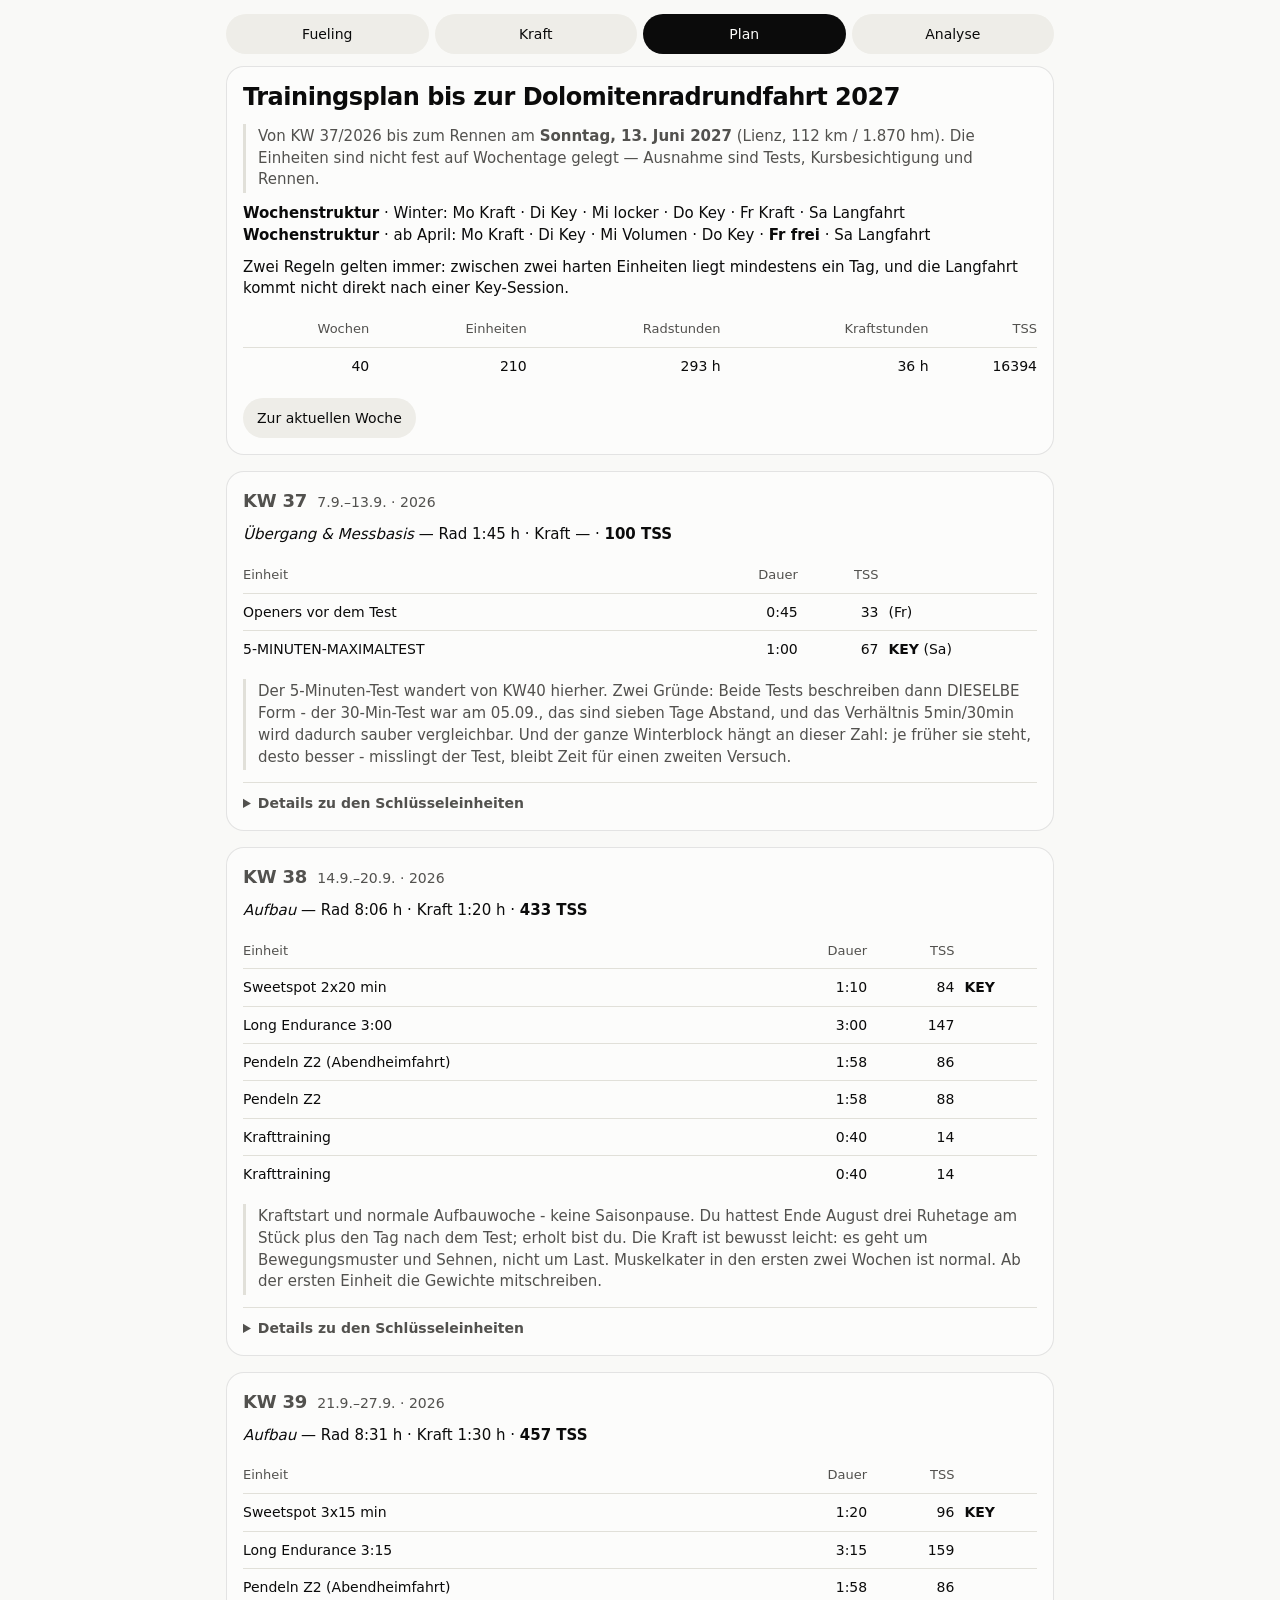
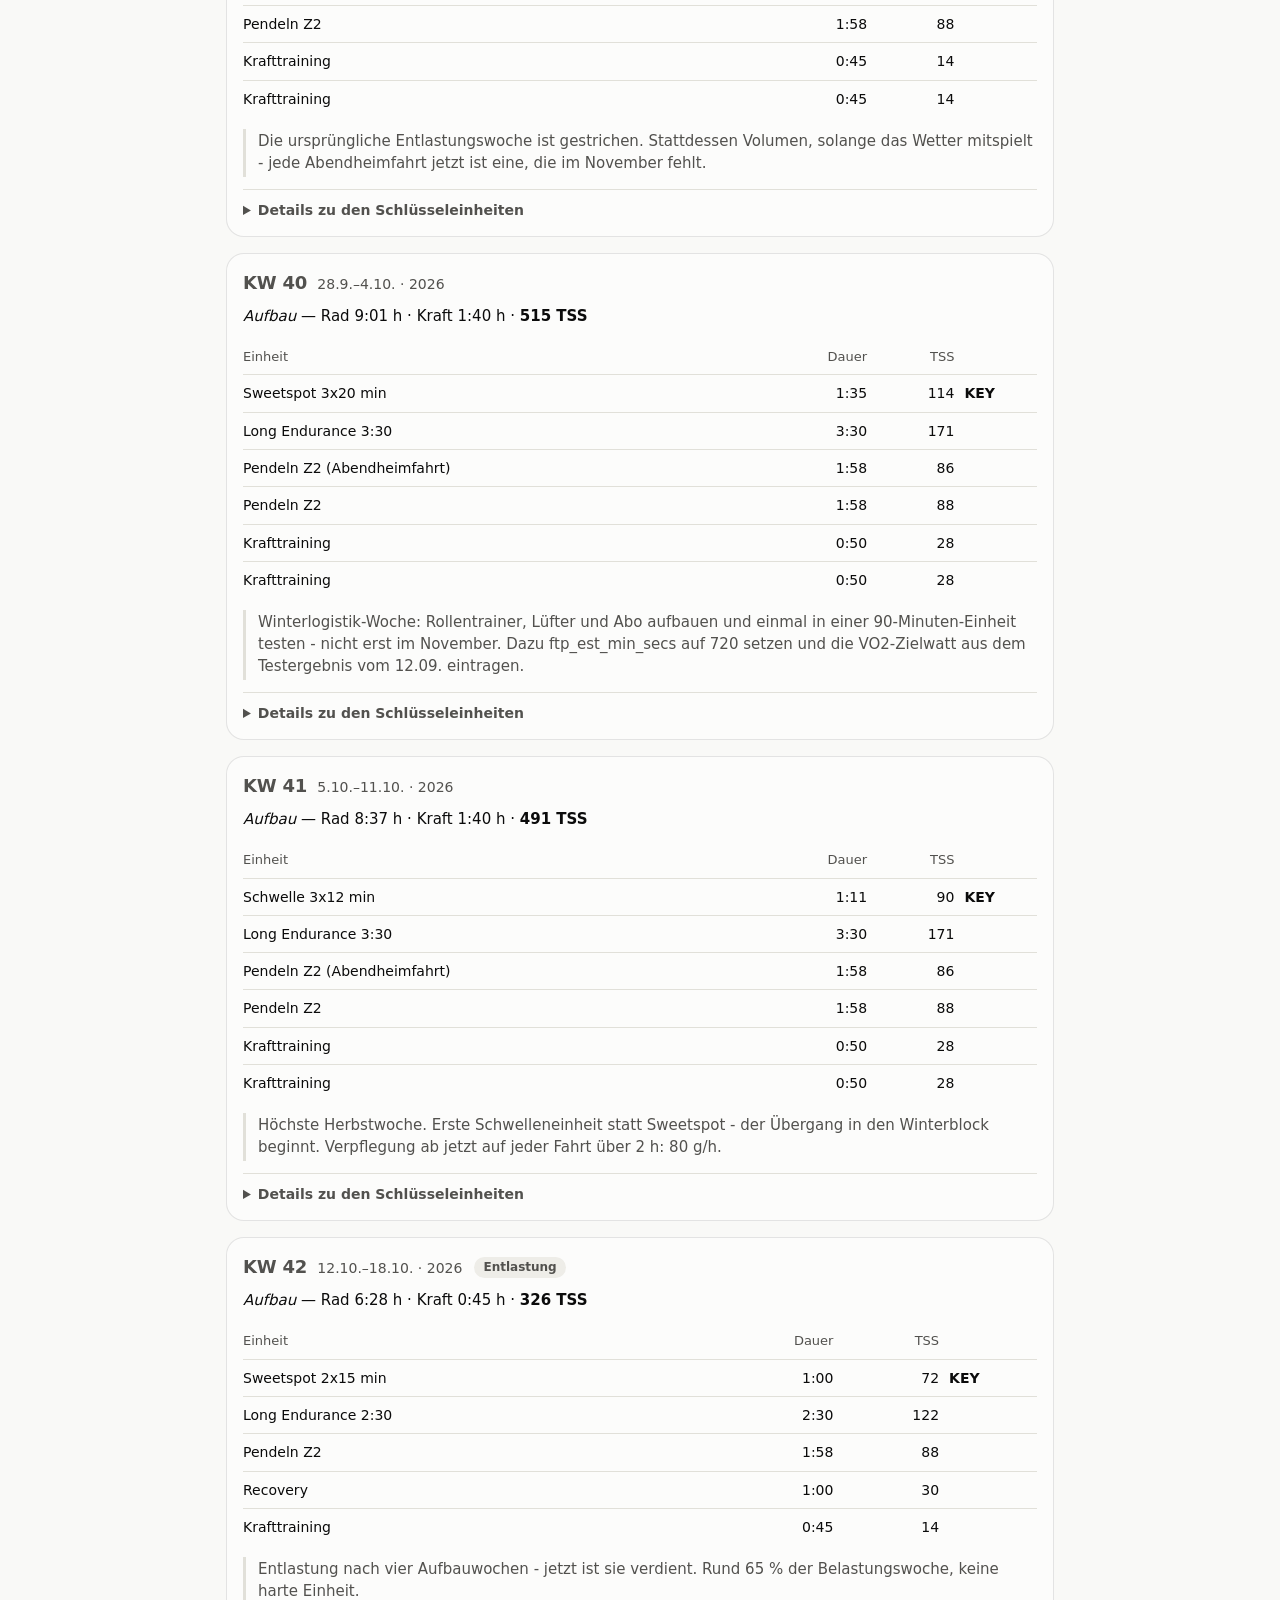
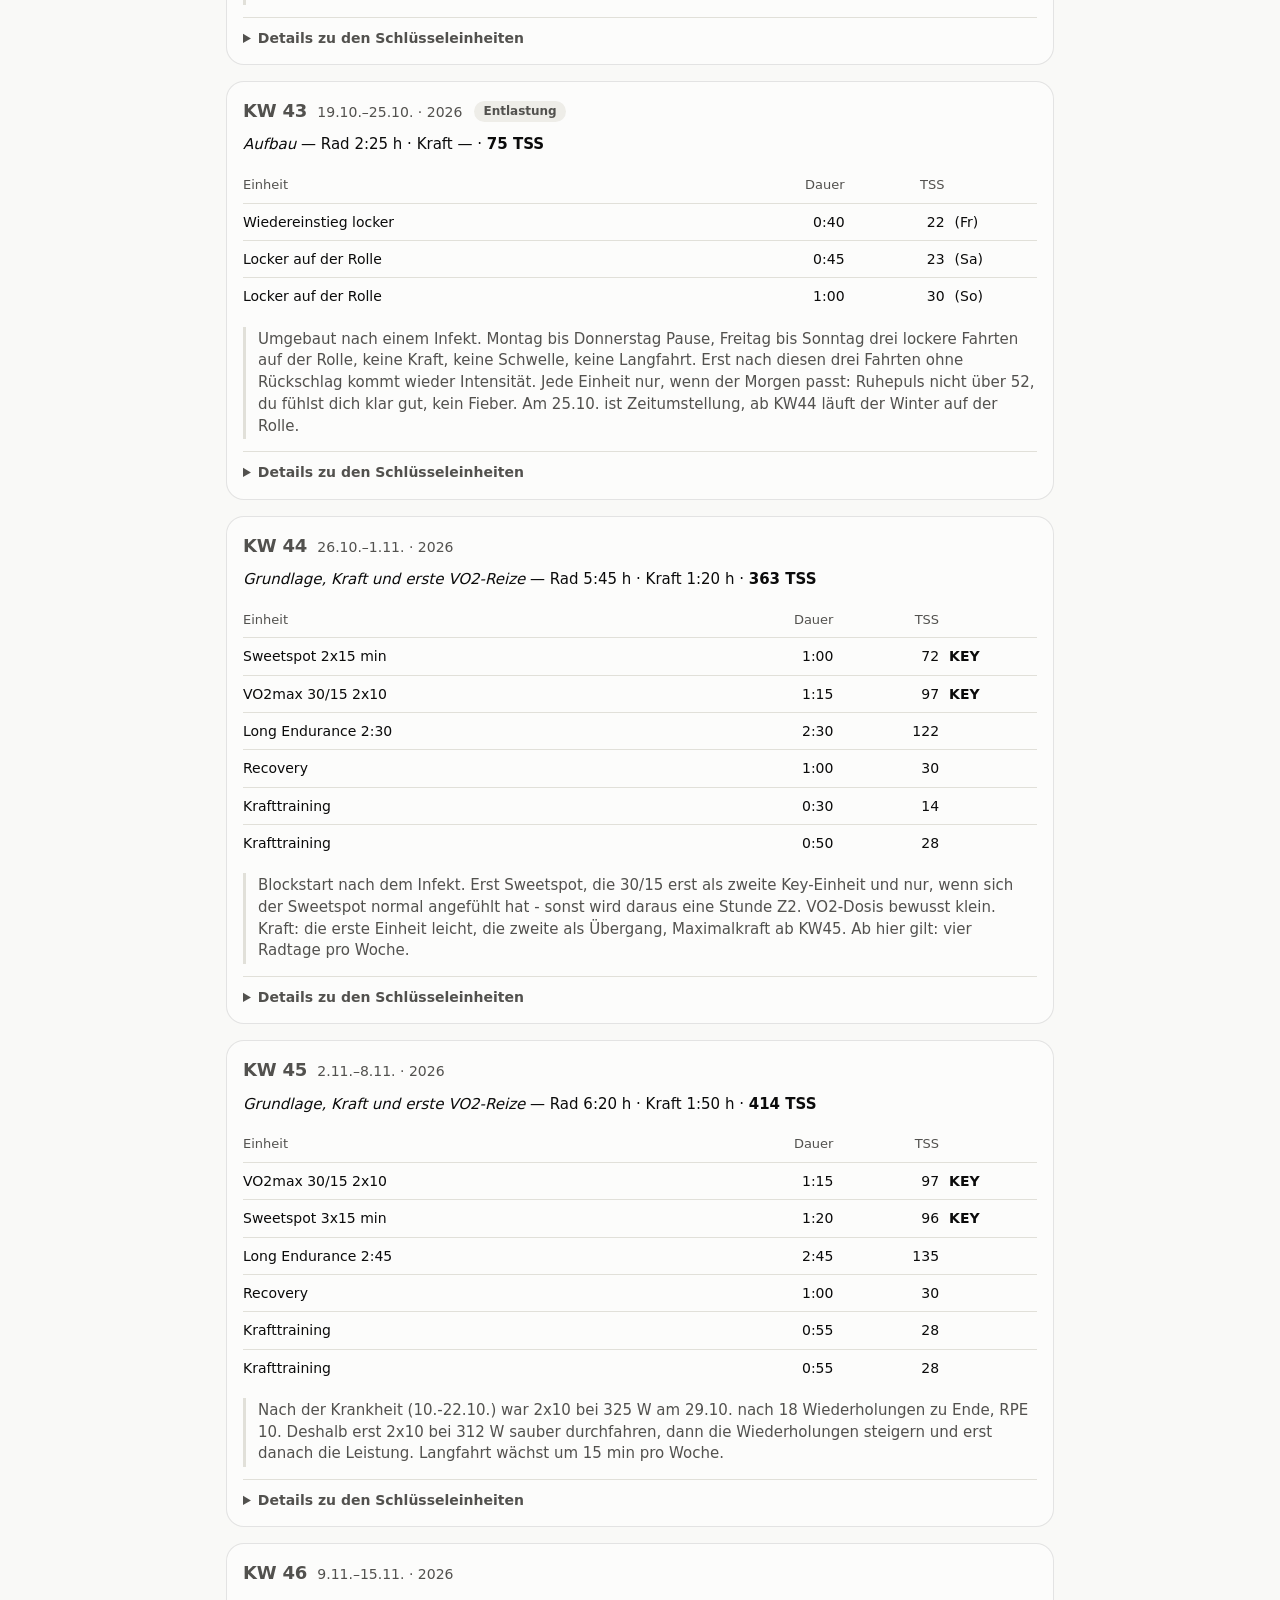
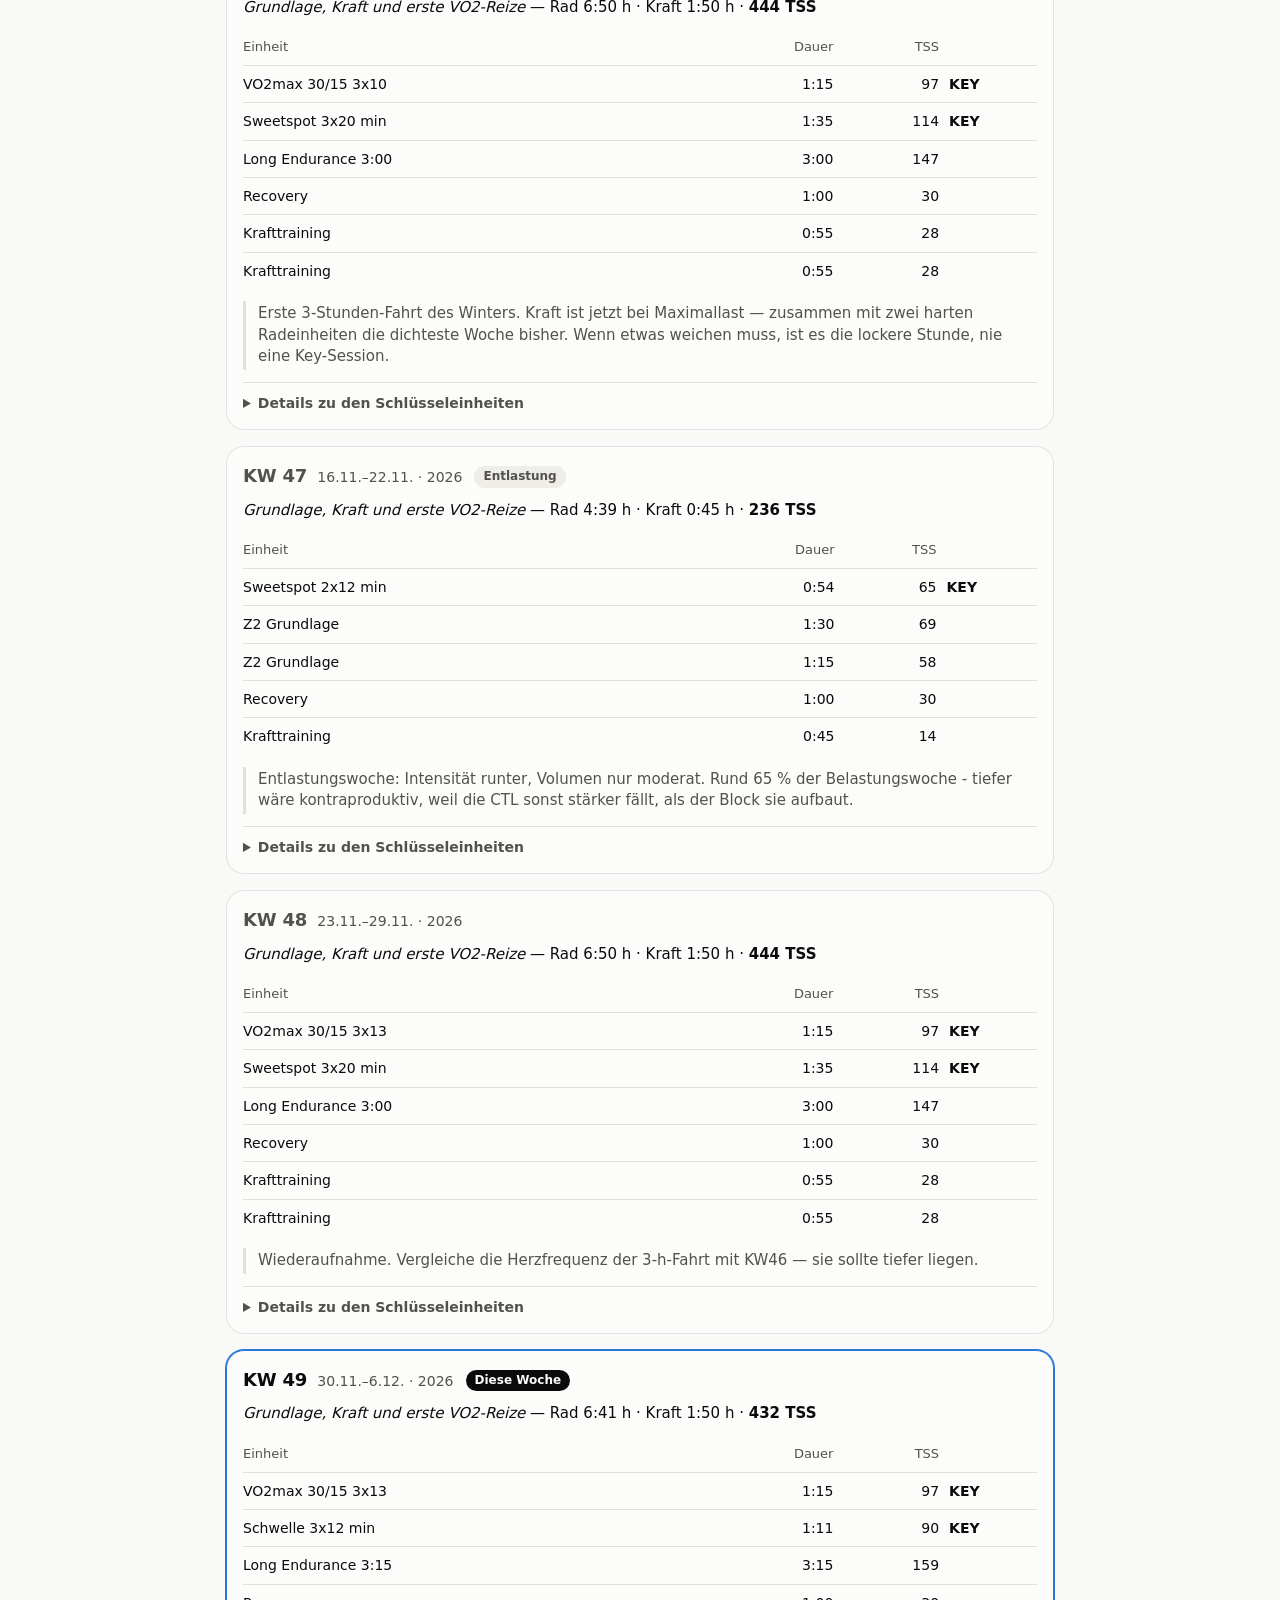
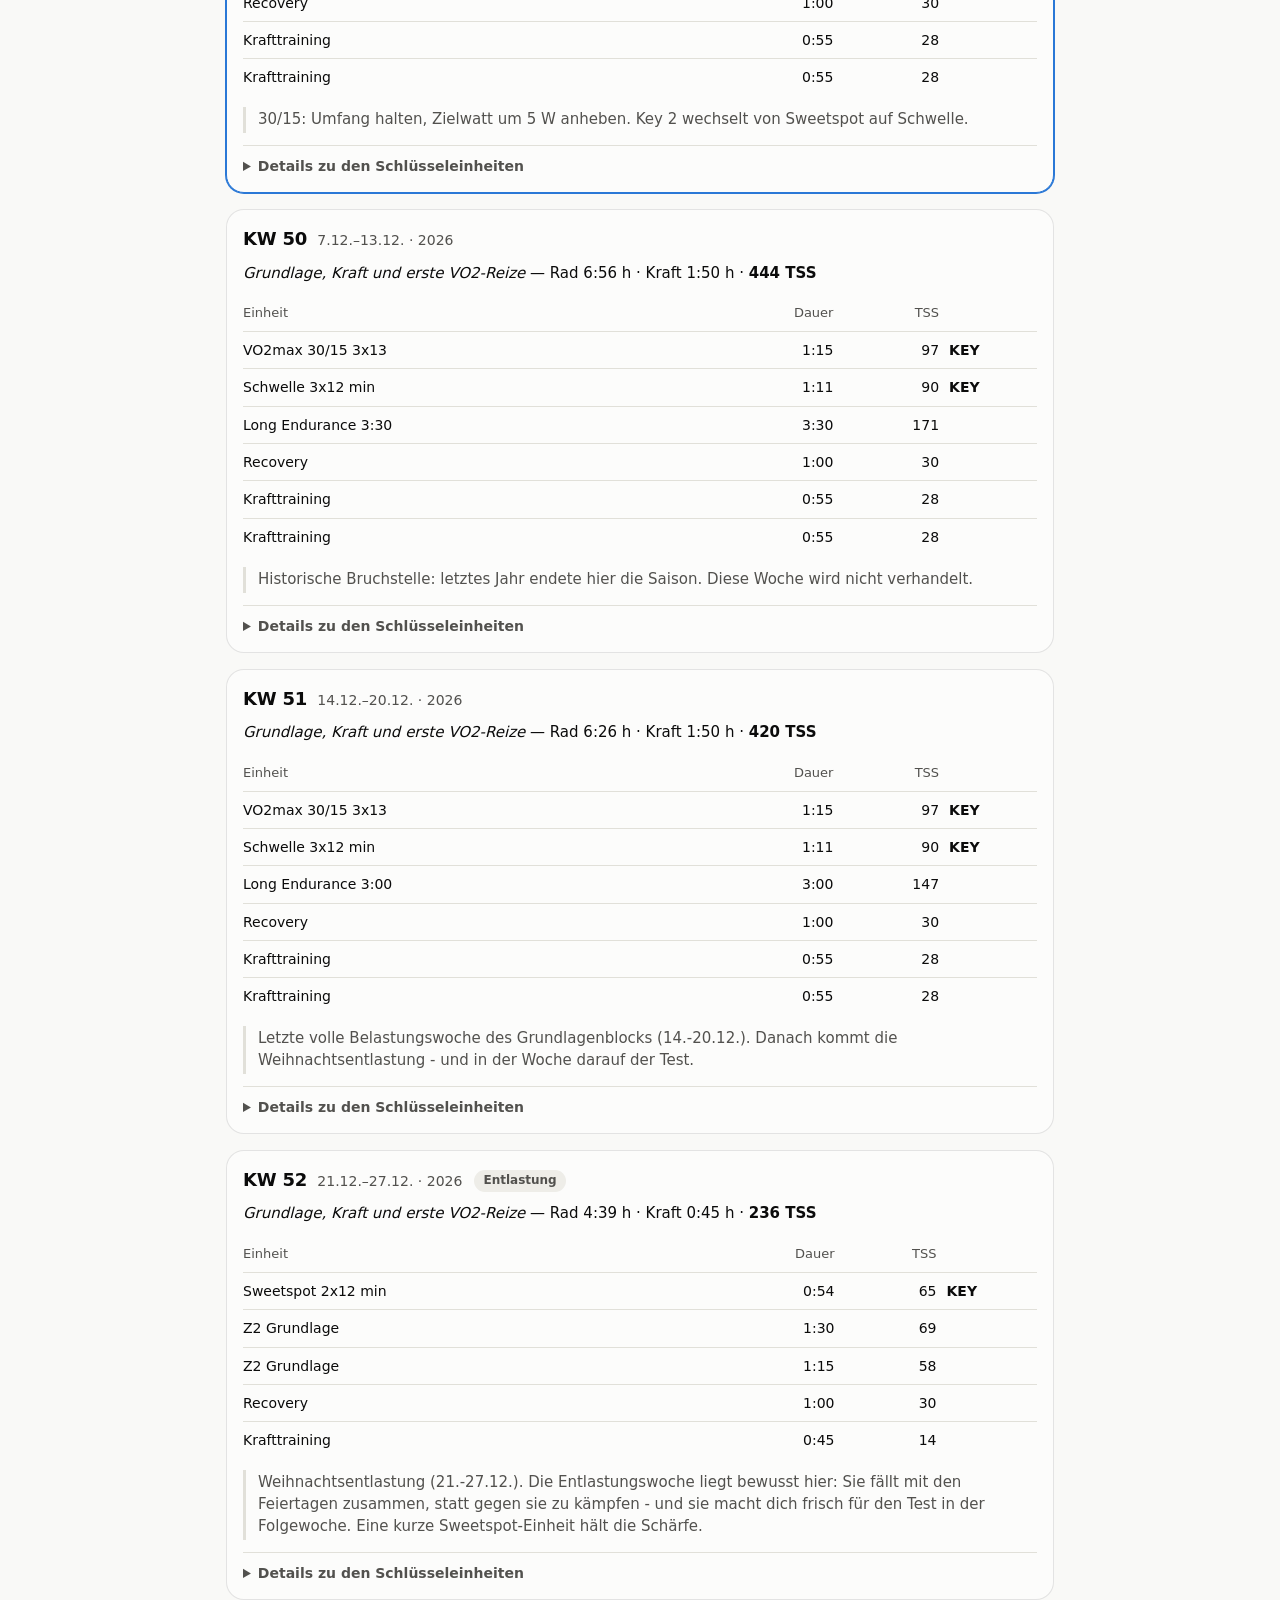
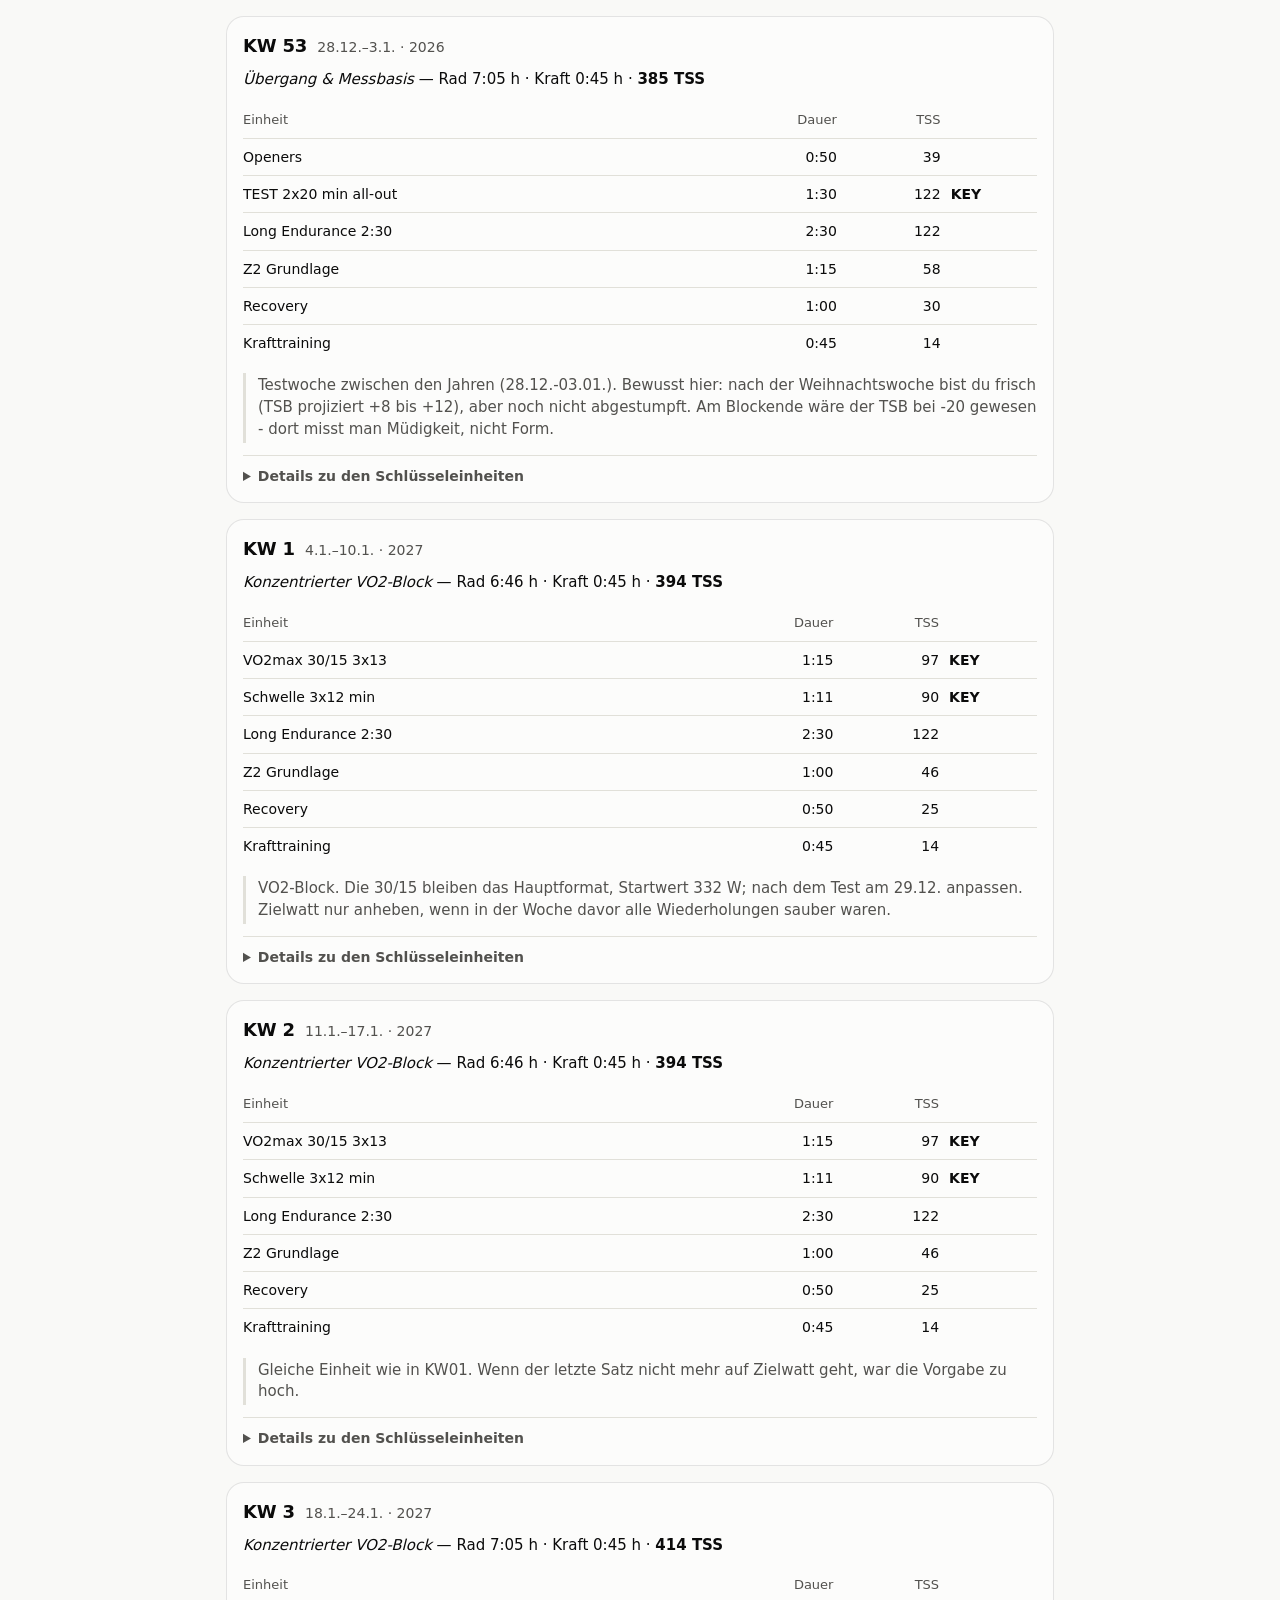
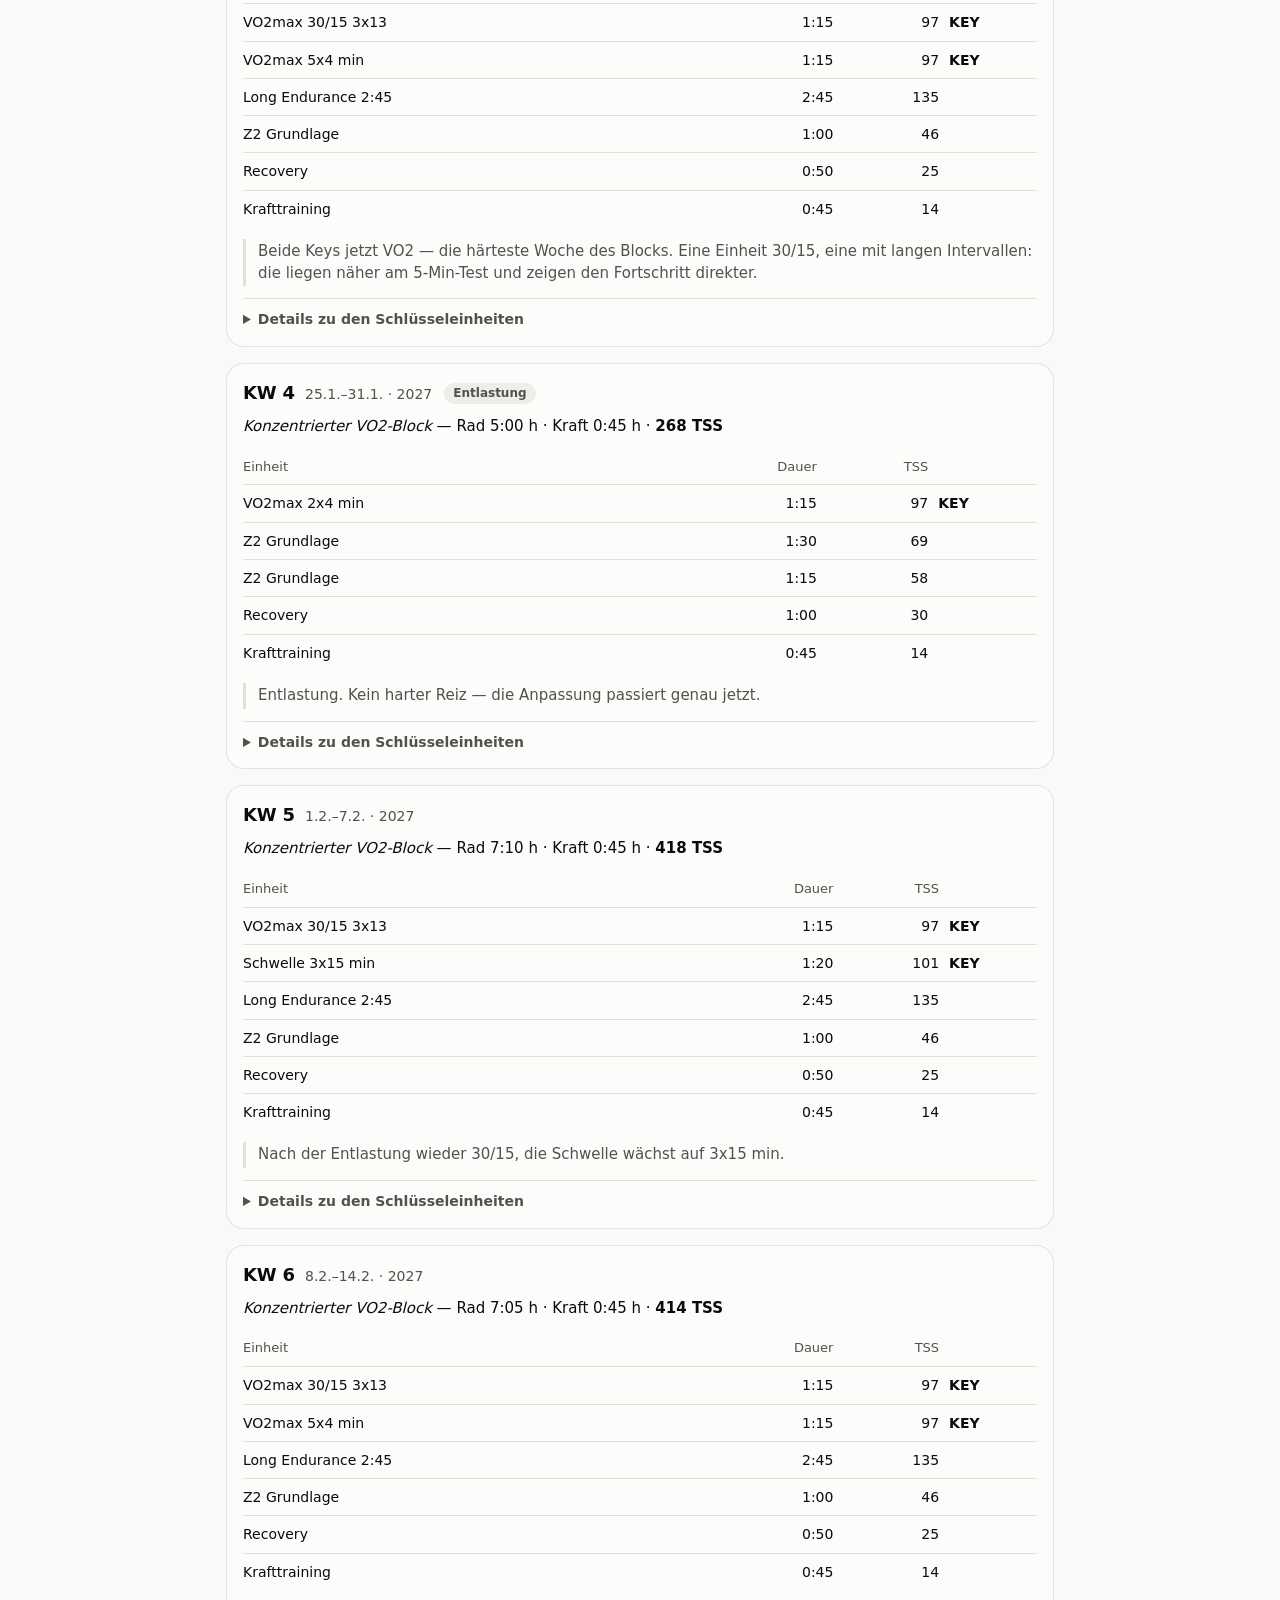
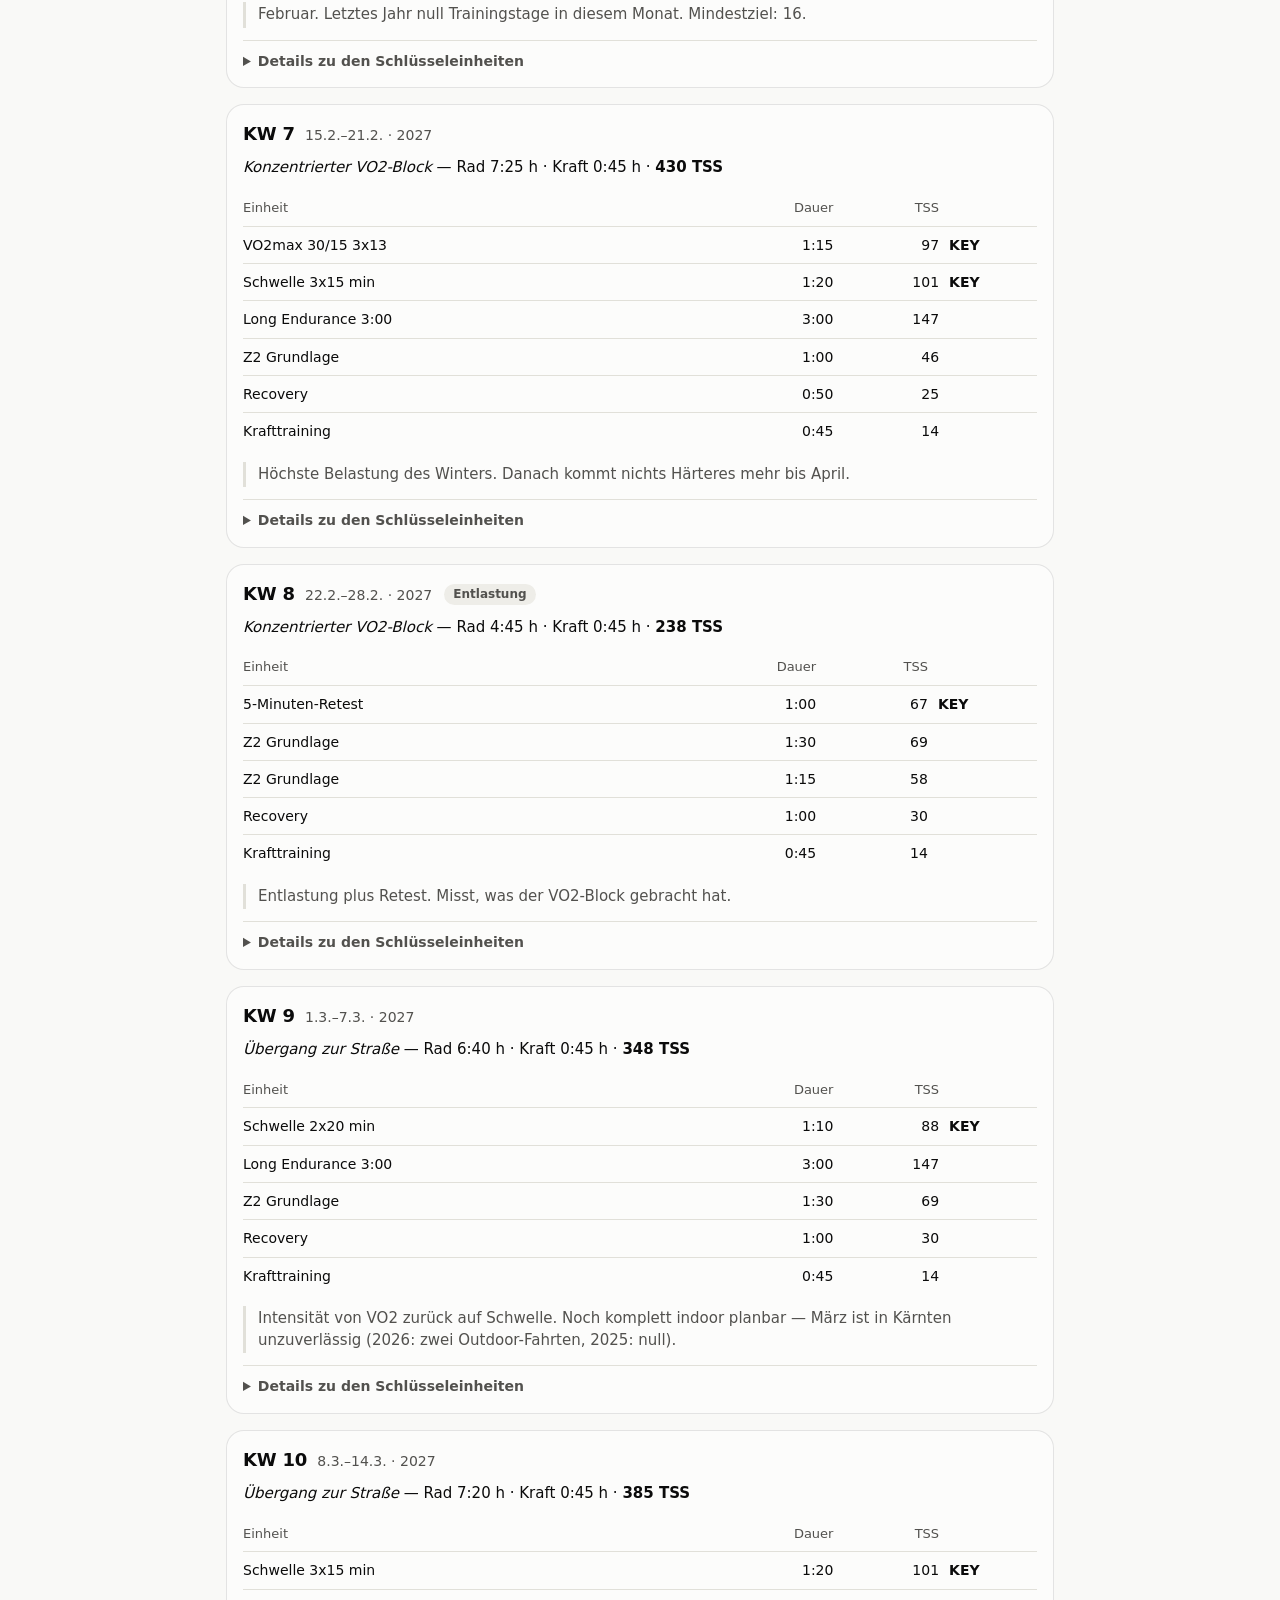
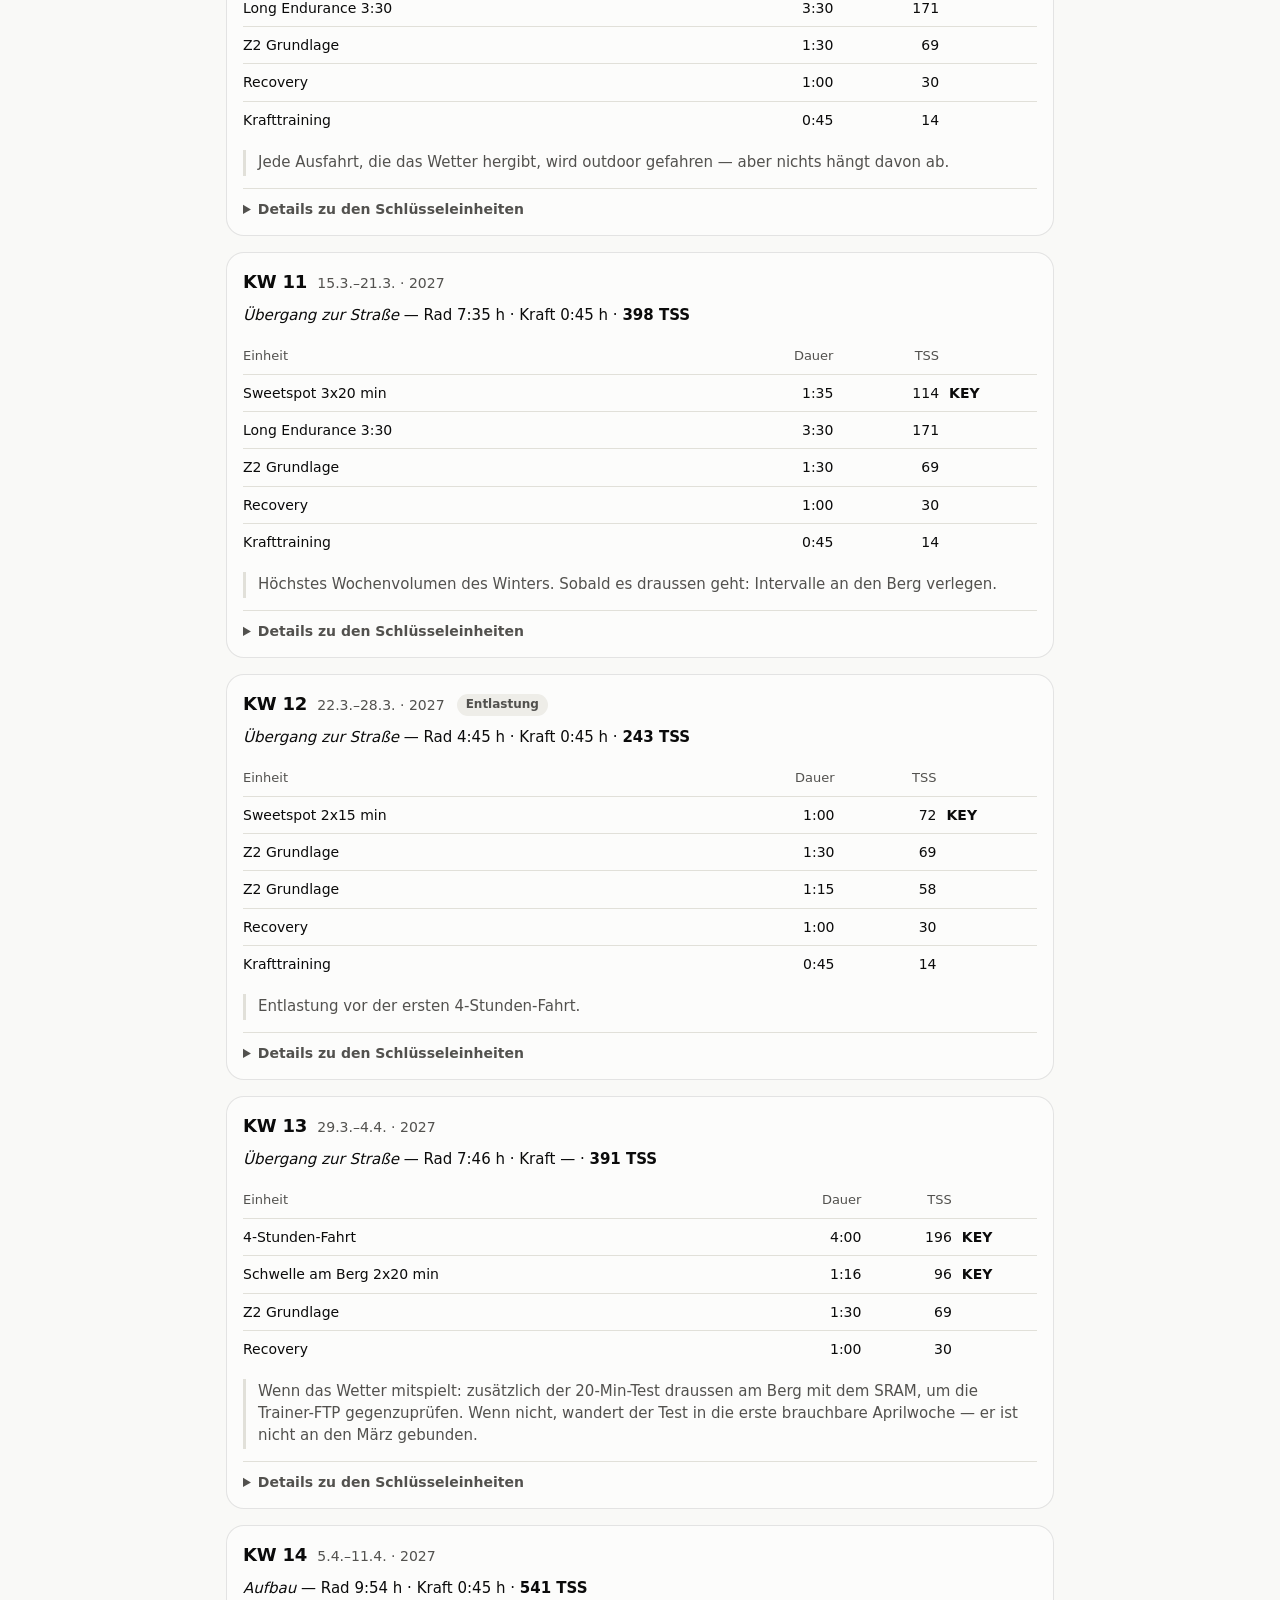
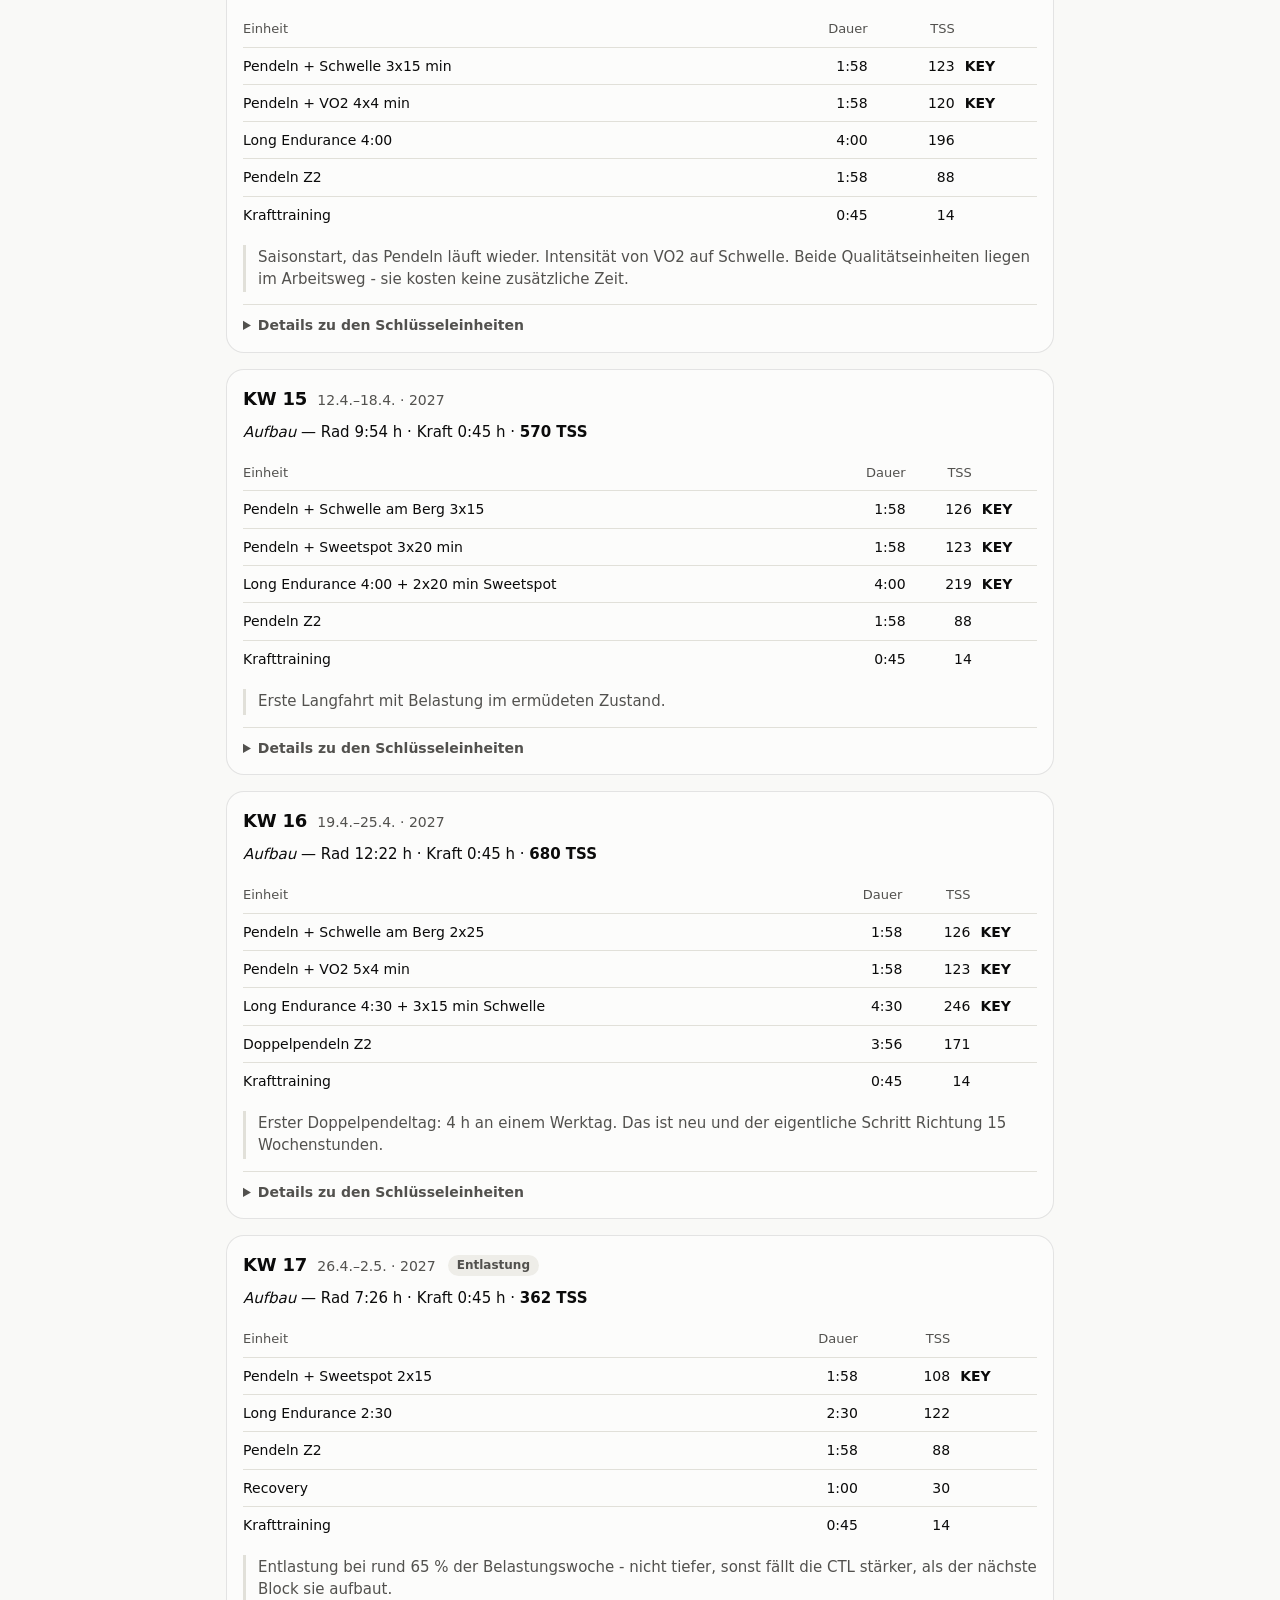
<file: docs/plan.html>
<!doctype html>
<html lang="de">
<head>
<meta charset="utf-8">
<meta name="viewport" content="width=device-width, initial-scale=1, viewport-fit=cover">
<title>Trainingsplan bis zur Dolomitenradrundfahrt 2027 · Sport</title>
<meta name="robots" content="noindex">
<meta name="color-scheme" content="light dark">
<meta name="theme-color" content="#f9f9f7" media="(prefers-color-scheme: light)">
<meta name="theme-color" content="#0d0d0d" media="(prefers-color-scheme: dark)">
<link rel="manifest" href="manifest.webmanifest">
<link rel="icon" href="icons/favicon.svg" type="image/svg+xml">
<link rel="apple-touch-icon" href="icons/apple-touch-icon.png">
<link rel="stylesheet" href="style.css">
</head>
<body>
<!-- Erzeugt von werkzeug/export_app.py aus trainingsplan.md – nicht von Hand ändern. -->

<header class="top">
  <nav class="tabs" aria-label="Bereiche">
    <a class="tab" href="./">Fueling</a>
    <a class="tab" href="kraft.html">Kraft</a>
    <a class="tab" href="plan.html" aria-current="page">Plan</a>
    <a class="tab" href="analyse.html">Analyse</a>
  </nav>
  <button type="button" class="chip" id="install" hidden>Installieren</button>
</header>

<main class="doc" data-page="plan">
<section class="card intro">
<h1>Trainingsplan bis zur Dolomitenradrundfahrt 2027</h1>
<blockquote><p>Von KW 37/2026 bis zum Rennen am <strong>Sonntag, 13. Juni 2027</strong> (Lienz, 112 km / 1.870 hm). Die Einheiten sind nicht fest auf Wochentage gelegt — Ausnahme sind Tests, Kursbesichtigung und Rennen.</p></blockquote>
<p><strong>Wochenstruktur</strong> · Winter: Mo Kraft · Di Key · Mi locker · Do Key · Fr Kraft · Sa Langfahrt<br><strong>Wochenstruktur</strong> · ab April: Mo Kraft · Di Key · Mi Volumen · Do Key · <strong>Fr frei</strong> · Sa Langfahrt</p>
<p>Zwei Regeln gelten immer: zwischen zwei harten Einheiten liegt mindestens ein Tag, und die Langfahrt kommt nicht direkt nach einer Key-Session.</p>
<div class="table-wrap"><table>
<thead><tr><th scope="col" class="num">Wochen</th><th scope="col" class="num">Einheiten</th><th scope="col" class="num">Radstunden</th><th scope="col" class="num">Kraftstunden</th><th scope="col" class="num">TSS</th></tr></thead>
<tbody>
<tr><td class="num">40</td><td class="num">210</td><td class="num">293 h</td><td class="num">36 h</td><td class="num">16394</td></tr>
</tbody></table></div>
<p><button type="button" class="chip" id="jump-week" hidden>Zur aktuellen Woche</button></p>
</section>

<section class="card week" id="kw-2026-37" data-week="2026-37">
<h2>KW 37 <small>7.9.–13.9. · 2026</small></h2>
<p><em>Übergang &amp; Messbasis</em> — Rad 1:45 h · Kraft — · <strong>100 TSS</strong></p>
<div class="table-wrap"><table>
<thead><tr><th scope="col">Einheit</th><th scope="col" class="num">Dauer</th><th scope="col" class="num">TSS</th><th scope="col"></th></tr></thead>
<tbody>
<tr><td>Openers vor dem Test</td><td class="num">0:45</td><td class="num">33</td><td>(Fr)</td></tr>
<tr><td>5-MINUTEN-MAXIMALTEST</td><td class="num">1:00</td><td class="num">67</td><td><strong>KEY</strong> (Sa)</td></tr>
</tbody></table></div>
<blockquote><p>Der 5-Minuten-Test wandert von KW40 hierher. Zwei Gründe: Beide Tests beschreiben dann DIESELBE Form - der 30-Min-Test war am 05.09., das sind sieben Tage Abstand, und das Verhältnis 5min/30min wird dadurch sauber vergleichbar. Und der ganze Winterblock hängt an dieser Zahl: je früher sie steht, desto besser - misslingt der Test, bleibt Zeit für einen zweiten Versuch.</p></blockquote>
<details><summary>Details zu den Schlüsseleinheiten</summary>
<p><strong>Openers vor dem Test</strong> — Freitag, indoor. 30 min locker mit 3x1 min bei 110 % FTP (300 W), je 3 min Pause. Kurz, macht die Beine wach, ermüdet nicht - genau das Muster, das du vor dem 30-Min-Test am 04.09. gefahren bist. Es hat funktioniert.</p>
<p><strong>5-MINUTEN-MAXIMALTEST</strong> — Samstag, indoor auf MyWhoosh, exakt gleiches Setup wie beim 30-Min-Test am 05.09.: gleiche Tageszeit, gleicher Lüfter, gleiche Verpflegung. ABLAUF: 20 min einfahren inkl. 2x1 min Steigerung, 5 min locker, dann 5 MINUTEN ALLES, danach 15 min ausfahren. PACING: Die ersten 45-60 s bewusst über dem Zielschnitt anfahren, damit die Sauerstoffaufnahme schnell hochkommt, dann einpendeln, letzte Minute alles. Ein zu vorsichtiger Start kostet 10-15 Watt. ERWARTUNG 300-320 W: Aus deinen 7x4 min bei 278 W vom 27.08. ist deutlich mehr ableitbar als die 288 W deiner Kurve. DANACH: Verhältnis 5min/FTP bilden. Unter 1,15 heisst VO2max-limitiert - dann ist der Winterblock genau richtig. Über 1,25 hiesse schwellenlimitiert, dann baue ich um.</p>
</details>
</section>

<section class="card week" id="kw-2026-38" data-week="2026-38">
<h2>KW 38 <small>14.9.–20.9. · 2026</small></h2>
<p><em>Aufbau</em> — Rad 8:06 h · Kraft 1:20 h · <strong>433 TSS</strong></p>
<div class="table-wrap"><table>
<thead><tr><th scope="col">Einheit</th><th scope="col" class="num">Dauer</th><th scope="col" class="num">TSS</th><th scope="col"></th></tr></thead>
<tbody>
<tr><td>Sweetspot 2x20 min</td><td class="num">1:10</td><td class="num">84</td><td><strong>KEY</strong></td></tr>
<tr><td>Long Endurance 3:00</td><td class="num">3:00</td><td class="num">147</td><td></td></tr>
<tr><td>Pendeln Z2 (Abendheimfahrt)</td><td class="num">1:58</td><td class="num">86</td><td></td></tr>
<tr><td>Pendeln Z2</td><td class="num">1:58</td><td class="num">88</td><td></td></tr>
<tr><td>Krafttraining</td><td class="num">0:40</td><td class="num">14</td><td></td></tr>
<tr><td>Krafttraining</td><td class="num">0:40</td><td class="num">14</td><td></td></tr>
</tbody></table></div>
<blockquote><p>Kraftstart und normale Aufbauwoche - keine Saisonpause. Du hattest Ende August drei Ruhetage am Stück plus den Tag nach dem Test; erholt bist du. Die Kraft ist bewusst leicht: es geht um Bewegungsmuster und Sehnen, nicht um Last. Muskelkater in den ersten zwei Wochen ist normal. Ab der ersten Einheit die Gewichte mitschreiben.</p></blockquote>
<details><summary>Details zu den Schlüsseleinheiten</summary>
<p><strong>Sweetspot 2x20 min</strong> — Einfahren 20 min. 2x20 min bei 88-94 % FTP (238-255 W), 5 min Pause. Sollte sich zäh, aber kontrollierbar anfühlen - RPE 5-6.</p>
</details>
</section>

<section class="card week" id="kw-2026-39" data-week="2026-39">
<h2>KW 39 <small>21.9.–27.9. · 2026</small></h2>
<p><em>Aufbau</em> — Rad 8:31 h · Kraft 1:30 h · <strong>457 TSS</strong></p>
<div class="table-wrap"><table>
<thead><tr><th scope="col">Einheit</th><th scope="col" class="num">Dauer</th><th scope="col" class="num">TSS</th><th scope="col"></th></tr></thead>
<tbody>
<tr><td>Sweetspot 3x15 min</td><td class="num">1:20</td><td class="num">96</td><td><strong>KEY</strong></td></tr>
<tr><td>Long Endurance 3:15</td><td class="num">3:15</td><td class="num">159</td><td></td></tr>
<tr><td>Pendeln Z2 (Abendheimfahrt)</td><td class="num">1:58</td><td class="num">86</td><td></td></tr>
<tr><td>Pendeln Z2</td><td class="num">1:58</td><td class="num">88</td><td></td></tr>
<tr><td>Krafttraining</td><td class="num">0:45</td><td class="num">14</td><td></td></tr>
<tr><td>Krafttraining</td><td class="num">0:45</td><td class="num">14</td><td></td></tr>
</tbody></table></div>
<blockquote><p>Die ursprüngliche Entlastungswoche ist gestrichen. Stattdessen Volumen, solange das Wetter mitspielt - jede Abendheimfahrt jetzt ist eine, die im November fehlt.</p></blockquote>
<details><summary>Details zu den Schlüsseleinheiten</summary>
<p><strong>Sweetspot 3x15 min</strong> — Einfahren 20 min. 3x15 min bei 88-94 % FTP (238-255 W), 5 min Pause. Sollte sich zäh, aber kontrollierbar anfühlen - RPE 5-6.</p>
</details>
</section>

<section class="card week" id="kw-2026-40" data-week="2026-40">
<h2>KW 40 <small>28.9.–4.10. · 2026</small></h2>
<p><em>Aufbau</em> — Rad 9:01 h · Kraft 1:40 h · <strong>515 TSS</strong></p>
<div class="table-wrap"><table>
<thead><tr><th scope="col">Einheit</th><th scope="col" class="num">Dauer</th><th scope="col" class="num">TSS</th><th scope="col"></th></tr></thead>
<tbody>
<tr><td>Sweetspot 3x20 min</td><td class="num">1:35</td><td class="num">114</td><td><strong>KEY</strong></td></tr>
<tr><td>Long Endurance 3:30</td><td class="num">3:30</td><td class="num">171</td><td></td></tr>
<tr><td>Pendeln Z2 (Abendheimfahrt)</td><td class="num">1:58</td><td class="num">86</td><td></td></tr>
<tr><td>Pendeln Z2</td><td class="num">1:58</td><td class="num">88</td><td></td></tr>
<tr><td>Krafttraining</td><td class="num">0:50</td><td class="num">28</td><td></td></tr>
<tr><td>Krafttraining</td><td class="num">0:50</td><td class="num">28</td><td></td></tr>
</tbody></table></div>
<blockquote><p>Winterlogistik-Woche: Rollentrainer, Lüfter und Abo aufbauen und einmal in einer 90-Minuten-Einheit testen - nicht erst im November. Dazu ftp_est_min_secs auf 720 setzen und die VO2-Zielwatt aus dem Testergebnis vom 12.09. eintragen.</p></blockquote>
<details><summary>Details zu den Schlüsseleinheiten</summary>
<p><strong>Sweetspot 3x20 min</strong> — Einfahren 20 min. 3x20 min bei 88-94 % FTP (238-255 W), 5 min Pause. Sollte sich zäh, aber kontrollierbar anfühlen - RPE 5-6.</p>
</details>
</section>

<section class="card week" id="kw-2026-41" data-week="2026-41">
<h2>KW 41 <small>5.10.–11.10. · 2026</small></h2>
<p><em>Aufbau</em> — Rad 8:37 h · Kraft 1:40 h · <strong>491 TSS</strong></p>
<div class="table-wrap"><table>
<thead><tr><th scope="col">Einheit</th><th scope="col" class="num">Dauer</th><th scope="col" class="num">TSS</th><th scope="col"></th></tr></thead>
<tbody>
<tr><td>Schwelle 3x12 min</td><td class="num">1:11</td><td class="num">90</td><td><strong>KEY</strong></td></tr>
<tr><td>Long Endurance 3:30</td><td class="num">3:30</td><td class="num">171</td><td></td></tr>
<tr><td>Pendeln Z2 (Abendheimfahrt)</td><td class="num">1:58</td><td class="num">86</td><td></td></tr>
<tr><td>Pendeln Z2</td><td class="num">1:58</td><td class="num">88</td><td></td></tr>
<tr><td>Krafttraining</td><td class="num">0:50</td><td class="num">28</td><td></td></tr>
<tr><td>Krafttraining</td><td class="num">0:50</td><td class="num">28</td><td></td></tr>
</tbody></table></div>
<blockquote><p>Höchste Herbstwoche. Erste Schwelleneinheit statt Sweetspot - der Übergang in den Winterblock beginnt. Verpflegung ab jetzt auf jeder Fahrt über 2 h: 80 g/h.</p></blockquote>
<details><summary>Details zu den Schlüsseleinheiten</summary>
<p><strong>Schwelle 3x12 min</strong> — Einfahren 20 min. 3x12 min bei 96-100 % FTP (260-271 W), 5 min Pause. Ausfahren 10 min.</p>
</details>
</section>

<section class="card week" id="kw-2026-42" data-week="2026-42">
<h2>KW 42 <small>12.10.–18.10. · 2026</small> <span class="pill">Entlastung</span></h2>
<p><em>Aufbau</em> — Rad 6:28 h · Kraft 0:45 h · <strong>326 TSS</strong></p>
<div class="table-wrap"><table>
<thead><tr><th scope="col">Einheit</th><th scope="col" class="num">Dauer</th><th scope="col" class="num">TSS</th><th scope="col"></th></tr></thead>
<tbody>
<tr><td>Sweetspot 2x15 min</td><td class="num">1:00</td><td class="num">72</td><td><strong>KEY</strong></td></tr>
<tr><td>Long Endurance 2:30</td><td class="num">2:30</td><td class="num">122</td><td></td></tr>
<tr><td>Pendeln Z2</td><td class="num">1:58</td><td class="num">88</td><td></td></tr>
<tr><td>Recovery</td><td class="num">1:00</td><td class="num">30</td><td></td></tr>
<tr><td>Krafttraining</td><td class="num">0:45</td><td class="num">14</td><td></td></tr>
</tbody></table></div>
<blockquote><p>Entlastung nach vier Aufbauwochen - jetzt ist sie verdient. Rund 65 % der Belastungswoche, keine harte Einheit.</p></blockquote>
<details><summary>Details zu den Schlüsseleinheiten</summary>
<p><strong>Sweetspot 2x15 min</strong> — Einfahren 20 min. 2x15 min bei 88-94 % FTP (238-255 W), 5 min Pause. Sollte sich zäh, aber kontrollierbar anfühlen - RPE 5-6.</p>
</details>
</section>

<section class="card week" id="kw-2026-43" data-week="2026-43">
<h2>KW 43 <small>19.10.–25.10. · 2026</small> <span class="pill">Entlastung</span></h2>
<p><em>Aufbau</em> — Rad 2:25 h · Kraft — · <strong>75 TSS</strong></p>
<div class="table-wrap"><table>
<thead><tr><th scope="col">Einheit</th><th scope="col" class="num">Dauer</th><th scope="col" class="num">TSS</th><th scope="col"></th></tr></thead>
<tbody>
<tr><td>Wiedereinstieg locker</td><td class="num">0:40</td><td class="num">22</td><td>(Fr)</td></tr>
<tr><td>Locker auf der Rolle</td><td class="num">0:45</td><td class="num">23</td><td>(Sa)</td></tr>
<tr><td>Locker auf der Rolle</td><td class="num">1:00</td><td class="num">30</td><td>(So)</td></tr>
</tbody></table></div>
<blockquote><p>Umgebaut nach einem Infekt. Montag bis Donnerstag Pause, Freitag bis Sonntag drei lockere Fahrten auf der Rolle, keine Kraft, keine Schwelle, keine Langfahrt. Erst nach diesen drei Fahrten ohne Rückschlag kommt wieder Intensität. Jede Einheit nur, wenn der Morgen passt: Ruhepuls nicht über 52, du fühlst dich klar gut, kein Fieber. Am 25.10. ist Zeitumstellung, ab KW44 läuft der Winter auf der Rolle.</p></blockquote>
<details><summary>Details zu den Schlüsseleinheiten</summary>
<p><strong>Wiedereinstieg locker</strong> — Erste Fahrt nach dem Infekt, auf der Rolle. 40 min unter 70 % FTP (unter 190 W), Kadenz frei. Nur fahren, wenn am Morgen alles passt: Ruhepuls nicht über 52, du fühlst dich klar gut, kein Druck in Stirn oder Wangen, kein Fieber. Sonst weiter Pause.</p>
<p><strong>Locker auf der Rolle</strong> — Lockere Fahrt nach dem Infekt, 45 min in Z1, einfach treten. Nur wenn der Morgen passt: Ruhepuls nicht über 52, du fühlst dich klar gut, kein Fieber. Sonst Pause. Workout-Datei: <a href="https://github.com/mibischo/sport/raw/main/workouts/locker_45min.zwo">locker_45min.zwo</a></p>
<p><strong>Locker auf der Rolle</strong> — Lockere Fahrt nach dem Infekt, 60 min in Z1, einfach treten. Nur wenn der Morgen passt: Ruhepuls nicht über 52, du fühlst dich klar gut, kein Fieber. Sonst Pause. Workout-Datei: <a href="https://github.com/mibischo/sport/raw/main/workouts/locker_60min.zwo">locker_60min.zwo</a></p>
</details>
</section>

<section class="card week" id="kw-2026-44" data-week="2026-44">
<h2>KW 44 <small>26.10.–1.11. · 2026</small></h2>
<p><em>Grundlage, Kraft und erste VO2-Reize</em> — Rad 5:45 h · Kraft 1:20 h · <strong>363 TSS</strong></p>
<div class="table-wrap"><table>
<thead><tr><th scope="col">Einheit</th><th scope="col" class="num">Dauer</th><th scope="col" class="num">TSS</th><th scope="col"></th></tr></thead>
<tbody>
<tr><td>Sweetspot 2x15 min</td><td class="num">1:00</td><td class="num">72</td><td><strong>KEY</strong></td></tr>
<tr><td>VO2max 30/15 2x10</td><td class="num">1:15</td><td class="num">97</td><td><strong>KEY</strong></td></tr>
<tr><td>Long Endurance 2:30</td><td class="num">2:30</td><td class="num">122</td><td></td></tr>
<tr><td>Recovery</td><td class="num">1:00</td><td class="num">30</td><td></td></tr>
<tr><td>Krafttraining</td><td class="num">0:30</td><td class="num">14</td><td></td></tr>
<tr><td>Krafttraining</td><td class="num">0:50</td><td class="num">28</td><td></td></tr>
</tbody></table></div>
<blockquote><p>Blockstart nach dem Infekt. Erst Sweetspot, die 30/15 erst als zweite Key-Einheit und nur, wenn sich der Sweetspot normal angefühlt hat - sonst wird daraus eine Stunde Z2. VO2-Dosis bewusst klein. Kraft: die erste Einheit leicht, die zweite als Übergang, Maximalkraft ab KW45. Ab hier gilt: vier Radtage pro Woche.</p></blockquote>
<details><summary>Details zu den Schlüsseleinheiten</summary>
<p><strong>Sweetspot 2x15 min</strong> — Einfahren 20 min. 2x15 min bei 88-94 % FTP (238-255 W), 5 min Pause. Sollte sich zäh, aber kontrollierbar anfühlen - RPE 5-6. Workout-Datei: <a href="https://github.com/mibischo/sport/raw/main/workouts/sweetspot_2x15.zwo">sweetspot_2x15.zwo</a></p>
<p><strong>VO2max 30/15 2x10</strong> — Einfahren 20 min. 2 Sätze mit je 10 Wiederholungen: 30 s bei 325 W, dann 15 s bei 165 W weitertreten. 3 min Pause zwischen den Sätzen. Ausfahren 10 min. Im ERG-Modus, Kadenz 95-105; die Rolle braucht 2-3 s bis zur Vorgabe, der Schnitt der 30 s liegt deshalb rund 9 W darunter. Der Satz ist zu Ende, wenn die Kadenz unter 85 fällt und du sie nicht mehr hochbekommst. Steigern nur, wenn alle Wiederholungen sauber waren (RPE 8 oder weniger). Workout-Datei: <a href="https://github.com/mibischo/sport/raw/main/workouts/vo2max_30-15_2x10_325w.zwo">vo2max_30-15_2x10_325w.zwo</a></p>
</details>
</section>

<section class="card week" id="kw-2026-45" data-week="2026-45">
<h2>KW 45 <small>2.11.–8.11. · 2026</small></h2>
<p><em>Grundlage, Kraft und erste VO2-Reize</em> — Rad 6:20 h · Kraft 1:50 h · <strong>414 TSS</strong></p>
<div class="table-wrap"><table>
<thead><tr><th scope="col">Einheit</th><th scope="col" class="num">Dauer</th><th scope="col" class="num">TSS</th><th scope="col"></th></tr></thead>
<tbody>
<tr><td>VO2max 30/15 2x10</td><td class="num">1:15</td><td class="num">97</td><td><strong>KEY</strong></td></tr>
<tr><td>Sweetspot 3x15 min</td><td class="num">1:20</td><td class="num">96</td><td><strong>KEY</strong></td></tr>
<tr><td>Long Endurance 2:45</td><td class="num">2:45</td><td class="num">135</td><td></td></tr>
<tr><td>Recovery</td><td class="num">1:00</td><td class="num">30</td><td></td></tr>
<tr><td>Krafttraining</td><td class="num">0:55</td><td class="num">28</td><td></td></tr>
<tr><td>Krafttraining</td><td class="num">0:55</td><td class="num">28</td><td></td></tr>
</tbody></table></div>
<blockquote><p>Nach der Krankheit (10.-22.10.) war 2x10 bei 325 W am 29.10. nach 18 Wiederholungen zu Ende, RPE 10. Deshalb erst 2x10 bei 312 W sauber durchfahren, dann die Wiederholungen steigern und erst danach die Leistung. Langfahrt wächst um 15 min pro Woche.</p></blockquote>
<details><summary>Details zu den Schlüsseleinheiten</summary>
<p><strong>VO2max 30/15 2x10</strong> — Einfahren 20 min. 2 Sätze mit je 10 Wiederholungen: 30 s bei 312 W, dann 15 s bei 165 W weitertreten. 3 min Pause zwischen den Sätzen. Ausfahren 10 min. Im ERG-Modus, Kadenz 95-105; die Rolle braucht 2-3 s bis zur Vorgabe, der Schnitt der 30 s liegt deshalb rund 9 W darunter. Der Satz ist zu Ende, wenn die Kadenz unter 85 fällt und du sie nicht mehr hochbekommst. Steigern nur, wenn alle Wiederholungen sauber waren (RPE 8 oder weniger). Workout-Datei: <a href="https://github.com/mibischo/sport/raw/main/workouts/vo2max_30-15_2x10_312w.zwo">vo2max_30-15_2x10_312w.zwo</a></p>
<p><strong>Sweetspot 3x15 min</strong> — Einfahren 20 min. 3x15 min bei 88-94 % FTP (238-255 W), 5 min Pause. Sollte sich zäh, aber kontrollierbar anfühlen - RPE 5-6. Workout-Datei: <a href="https://github.com/mibischo/sport/raw/main/workouts/sweetspot_3x15.zwo">sweetspot_3x15.zwo</a></p>
</details>
</section>

<section class="card week" id="kw-2026-46" data-week="2026-46">
<h2>KW 46 <small>9.11.–15.11. · 2026</small></h2>
<p><em>Grundlage, Kraft und erste VO2-Reize</em> — Rad 6:50 h · Kraft 1:50 h · <strong>444 TSS</strong></p>
<div class="table-wrap"><table>
<thead><tr><th scope="col">Einheit</th><th scope="col" class="num">Dauer</th><th scope="col" class="num">TSS</th><th scope="col"></th></tr></thead>
<tbody>
<tr><td>VO2max 30/15 3x10</td><td class="num">1:15</td><td class="num">97</td><td><strong>KEY</strong></td></tr>
<tr><td>Sweetspot 3x20 min</td><td class="num">1:35</td><td class="num">114</td><td><strong>KEY</strong></td></tr>
<tr><td>Long Endurance 3:00</td><td class="num">3:00</td><td class="num">147</td><td></td></tr>
<tr><td>Recovery</td><td class="num">1:00</td><td class="num">30</td><td></td></tr>
<tr><td>Krafttraining</td><td class="num">0:55</td><td class="num">28</td><td></td></tr>
<tr><td>Krafttraining</td><td class="num">0:55</td><td class="num">28</td><td></td></tr>
</tbody></table></div>
<blockquote><p>Erste 3-Stunden-Fahrt des Winters. Kraft ist jetzt bei Maximallast — zusammen mit zwei harten Radeinheiten die dichteste Woche bisher. Wenn etwas weichen muss, ist es die lockere Stunde, nie eine Key-Session.</p></blockquote>
<details><summary>Details zu den Schlüsseleinheiten</summary>
<p><strong>VO2max 30/15 3x10</strong> — Einfahren 20 min. 3 Sätze mit je 10 Wiederholungen: 30 s bei 312 W, dann 15 s bei 165 W weitertreten. 3 min Pause zwischen den Sätzen. Ausfahren 10 min. Im ERG-Modus, Kadenz 95-105; die Rolle braucht 2-3 s bis zur Vorgabe, der Schnitt der 30 s liegt deshalb rund 9 W darunter. Der Satz ist zu Ende, wenn die Kadenz unter 85 fällt und du sie nicht mehr hochbekommst. Steigern nur, wenn alle Wiederholungen sauber waren (RPE 8 oder weniger). Workout-Datei: <a href="https://github.com/mibischo/sport/raw/main/workouts/vo2max_30-15_3x10_312w.zwo">vo2max_30-15_3x10_312w.zwo</a></p>
<p><strong>Sweetspot 3x20 min</strong> — Einfahren 20 min. 3x20 min bei 88-94 % FTP (238-255 W), 5 min Pause. Sollte sich zäh, aber kontrollierbar anfühlen - RPE 5-6. Workout-Datei: <a href="https://github.com/mibischo/sport/raw/main/workouts/sweetspot_3x20.zwo">sweetspot_3x20.zwo</a></p>
</details>
</section>

<section class="card week" id="kw-2026-47" data-week="2026-47">
<h2>KW 47 <small>16.11.–22.11. · 2026</small> <span class="pill">Entlastung</span></h2>
<p><em>Grundlage, Kraft und erste VO2-Reize</em> — Rad 4:39 h · Kraft 0:45 h · <strong>236 TSS</strong></p>
<div class="table-wrap"><table>
<thead><tr><th scope="col">Einheit</th><th scope="col" class="num">Dauer</th><th scope="col" class="num">TSS</th><th scope="col"></th></tr></thead>
<tbody>
<tr><td>Sweetspot 2x12 min</td><td class="num">0:54</td><td class="num">65</td><td><strong>KEY</strong></td></tr>
<tr><td>Z2 Grundlage</td><td class="num">1:30</td><td class="num">69</td><td></td></tr>
<tr><td>Z2 Grundlage</td><td class="num">1:15</td><td class="num">58</td><td></td></tr>
<tr><td>Recovery</td><td class="num">1:00</td><td class="num">30</td><td></td></tr>
<tr><td>Krafttraining</td><td class="num">0:45</td><td class="num">14</td><td></td></tr>
</tbody></table></div>
<blockquote><p>Entlastungswoche: Intensität runter, Volumen nur moderat. Rund 65 % der Belastungswoche - tiefer wäre kontraproduktiv, weil die CTL sonst stärker fällt, als der Block sie aufbaut.</p></blockquote>
<details><summary>Details zu den Schlüsseleinheiten</summary>
<p><strong>Sweetspot 2x12 min</strong> — Einfahren 20 min. 2x12 min bei 88-94 % FTP (238-255 W), 5 min Pause. Sollte sich zäh, aber kontrollierbar anfühlen - RPE 5-6. Workout-Datei: <a href="https://github.com/mibischo/sport/raw/main/workouts/sweetspot_2x12.zwo">sweetspot_2x12.zwo</a></p>
</details>
</section>

<section class="card week" id="kw-2026-48" data-week="2026-48">
<h2>KW 48 <small>23.11.–29.11. · 2026</small></h2>
<p><em>Grundlage, Kraft und erste VO2-Reize</em> — Rad 6:50 h · Kraft 1:50 h · <strong>444 TSS</strong></p>
<div class="table-wrap"><table>
<thead><tr><th scope="col">Einheit</th><th scope="col" class="num">Dauer</th><th scope="col" class="num">TSS</th><th scope="col"></th></tr></thead>
<tbody>
<tr><td>VO2max 30/15 3x13</td><td class="num">1:15</td><td class="num">97</td><td><strong>KEY</strong></td></tr>
<tr><td>Sweetspot 3x20 min</td><td class="num">1:35</td><td class="num">114</td><td><strong>KEY</strong></td></tr>
<tr><td>Long Endurance 3:00</td><td class="num">3:00</td><td class="num">147</td><td></td></tr>
<tr><td>Recovery</td><td class="num">1:00</td><td class="num">30</td><td></td></tr>
<tr><td>Krafttraining</td><td class="num">0:55</td><td class="num">28</td><td></td></tr>
<tr><td>Krafttraining</td><td class="num">0:55</td><td class="num">28</td><td></td></tr>
</tbody></table></div>
<blockquote><p>Wiederaufnahme. Vergleiche die Herzfrequenz der 3-h-Fahrt mit KW46 — sie sollte tiefer liegen.</p></blockquote>
<details><summary>Details zu den Schlüsseleinheiten</summary>
<p><strong>VO2max 30/15 3x13</strong> — Einfahren 20 min. 3 Sätze mit je 13 Wiederholungen: 30 s bei 312 W, dann 15 s bei 165 W weitertreten. 3 min Pause zwischen den Sätzen. Ausfahren 10 min. Im ERG-Modus, Kadenz 95-105; die Rolle braucht 2-3 s bis zur Vorgabe, der Schnitt der 30 s liegt deshalb rund 9 W darunter. Der Satz ist zu Ende, wenn die Kadenz unter 85 fällt und du sie nicht mehr hochbekommst. Steigern nur, wenn alle Wiederholungen sauber waren (RPE 8 oder weniger). Workout-Datei: <a href="https://github.com/mibischo/sport/raw/main/workouts/vo2max_30-15_3x13_312w.zwo">vo2max_30-15_3x13_312w.zwo</a></p>
<p><strong>Sweetspot 3x20 min</strong> — Einfahren 20 min. 3x20 min bei 88-94 % FTP (238-255 W), 5 min Pause. Sollte sich zäh, aber kontrollierbar anfühlen - RPE 5-6. Workout-Datei: <a href="https://github.com/mibischo/sport/raw/main/workouts/sweetspot_3x20.zwo">sweetspot_3x20.zwo</a></p>
</details>
</section>

<section class="card week" id="kw-2026-49" data-week="2026-49">
<h2>KW 49 <small>30.11.–6.12. · 2026</small></h2>
<p><em>Grundlage, Kraft und erste VO2-Reize</em> — Rad 6:41 h · Kraft 1:50 h · <strong>432 TSS</strong></p>
<div class="table-wrap"><table>
<thead><tr><th scope="col">Einheit</th><th scope="col" class="num">Dauer</th><th scope="col" class="num">TSS</th><th scope="col"></th></tr></thead>
<tbody>
<tr><td>VO2max 30/15 3x13</td><td class="num">1:15</td><td class="num">97</td><td><strong>KEY</strong></td></tr>
<tr><td>Schwelle 3x12 min</td><td class="num">1:11</td><td class="num">90</td><td><strong>KEY</strong></td></tr>
<tr><td>Long Endurance 3:15</td><td class="num">3:15</td><td class="num">159</td><td></td></tr>
<tr><td>Recovery</td><td class="num">1:00</td><td class="num">30</td><td></td></tr>
<tr><td>Krafttraining</td><td class="num">0:55</td><td class="num">28</td><td></td></tr>
<tr><td>Krafttraining</td><td class="num">0:55</td><td class="num">28</td><td></td></tr>
</tbody></table></div>
<blockquote><p>30/15: Umfang halten, Zielwatt um 5 W anheben. Key 2 wechselt von Sweetspot auf Schwelle.</p></blockquote>
<details><summary>Details zu den Schlüsseleinheiten</summary>
<p><strong>VO2max 30/15 3x13</strong> — Einfahren 20 min. 3 Sätze mit je 13 Wiederholungen: 30 s bei 312 W, dann 15 s bei 165 W weitertreten. 3 min Pause zwischen den Sätzen. Ausfahren 10 min. Im ERG-Modus, Kadenz 95-105; die Rolle braucht 2-3 s bis zur Vorgabe, der Schnitt der 30 s liegt deshalb rund 9 W darunter. Der Satz ist zu Ende, wenn die Kadenz unter 85 fällt und du sie nicht mehr hochbekommst. Steigern nur, wenn alle Wiederholungen sauber waren (RPE 8 oder weniger). Workout-Datei: <a href="https://github.com/mibischo/sport/raw/main/workouts/vo2max_30-15_3x13_312w.zwo">vo2max_30-15_3x13_312w.zwo</a></p>
<p><strong>Schwelle 3x12 min</strong> — Einfahren 20 min. 3x12 min bei 96-100 % FTP (260-271 W), 5 min Pause. Ausfahren 10 min. Workout-Datei: <a href="https://github.com/mibischo/sport/raw/main/workouts/schwelle_3x12.zwo">schwelle_3x12.zwo</a></p>
</details>
</section>

<section class="card week" id="kw-2026-50" data-week="2026-50">
<h2>KW 50 <small>7.12.–13.12. · 2026</small></h2>
<p><em>Grundlage, Kraft und erste VO2-Reize</em> — Rad 6:56 h · Kraft 1:50 h · <strong>444 TSS</strong></p>
<div class="table-wrap"><table>
<thead><tr><th scope="col">Einheit</th><th scope="col" class="num">Dauer</th><th scope="col" class="num">TSS</th><th scope="col"></th></tr></thead>
<tbody>
<tr><td>VO2max 30/15 3x13</td><td class="num">1:15</td><td class="num">97</td><td><strong>KEY</strong></td></tr>
<tr><td>Schwelle 3x12 min</td><td class="num">1:11</td><td class="num">90</td><td><strong>KEY</strong></td></tr>
<tr><td>Long Endurance 3:30</td><td class="num">3:30</td><td class="num">171</td><td></td></tr>
<tr><td>Recovery</td><td class="num">1:00</td><td class="num">30</td><td></td></tr>
<tr><td>Krafttraining</td><td class="num">0:55</td><td class="num">28</td><td></td></tr>
<tr><td>Krafttraining</td><td class="num">0:55</td><td class="num">28</td><td></td></tr>
</tbody></table></div>
<blockquote><p>Historische Bruchstelle: letztes Jahr endete hier die Saison. Diese Woche wird nicht verhandelt.</p></blockquote>
<details><summary>Details zu den Schlüsseleinheiten</summary>
<p><strong>VO2max 30/15 3x13</strong> — Einfahren 20 min. 3 Sätze mit je 13 Wiederholungen: 30 s bei 322 W, dann 15 s bei 165 W weitertreten. 3 min Pause zwischen den Sätzen. Ausfahren 10 min. Im ERG-Modus, Kadenz 95-105; die Rolle braucht 2-3 s bis zur Vorgabe, der Schnitt der 30 s liegt deshalb rund 9 W darunter. Der Satz ist zu Ende, wenn die Kadenz unter 85 fällt und du sie nicht mehr hochbekommst. Steigern nur, wenn alle Wiederholungen sauber waren (RPE 8 oder weniger). Workout-Datei: <a href="https://github.com/mibischo/sport/raw/main/workouts/vo2max_30-15_3x13_322w.zwo">vo2max_30-15_3x13_322w.zwo</a></p>
<p><strong>Schwelle 3x12 min</strong> — Einfahren 20 min. 3x12 min bei 96-100 % FTP (260-271 W), 5 min Pause. Ausfahren 10 min. Workout-Datei: <a href="https://github.com/mibischo/sport/raw/main/workouts/schwelle_3x12.zwo">schwelle_3x12.zwo</a></p>
</details>
</section>

<section class="card week" id="kw-2026-51" data-week="2026-51">
<h2>KW 51 <small>14.12.–20.12. · 2026</small></h2>
<p><em>Grundlage, Kraft und erste VO2-Reize</em> — Rad 6:26 h · Kraft 1:50 h · <strong>420 TSS</strong></p>
<div class="table-wrap"><table>
<thead><tr><th scope="col">Einheit</th><th scope="col" class="num">Dauer</th><th scope="col" class="num">TSS</th><th scope="col"></th></tr></thead>
<tbody>
<tr><td>VO2max 30/15 3x13</td><td class="num">1:15</td><td class="num">97</td><td><strong>KEY</strong></td></tr>
<tr><td>Schwelle 3x12 min</td><td class="num">1:11</td><td class="num">90</td><td><strong>KEY</strong></td></tr>
<tr><td>Long Endurance 3:00</td><td class="num">3:00</td><td class="num">147</td><td></td></tr>
<tr><td>Recovery</td><td class="num">1:00</td><td class="num">30</td><td></td></tr>
<tr><td>Krafttraining</td><td class="num">0:55</td><td class="num">28</td><td></td></tr>
<tr><td>Krafttraining</td><td class="num">0:55</td><td class="num">28</td><td></td></tr>
</tbody></table></div>
<blockquote><p>Letzte volle Belastungswoche des Grundlagenblocks (14.-20.12.). Danach kommt die Weihnachtsentlastung - und in der Woche darauf der Test.</p></blockquote>
<details><summary>Details zu den Schlüsseleinheiten</summary>
<p><strong>VO2max 30/15 3x13</strong> — Einfahren 20 min. 3 Sätze mit je 13 Wiederholungen: 30 s bei 327 W, dann 15 s bei 165 W weitertreten. 3 min Pause zwischen den Sätzen. Ausfahren 10 min. Im ERG-Modus, Kadenz 95-105; die Rolle braucht 2-3 s bis zur Vorgabe, der Schnitt der 30 s liegt deshalb rund 9 W darunter. Der Satz ist zu Ende, wenn die Kadenz unter 85 fällt und du sie nicht mehr hochbekommst. Steigern nur, wenn alle Wiederholungen sauber waren (RPE 8 oder weniger). Workout-Datei: <a href="https://github.com/mibischo/sport/raw/main/workouts/vo2max_30-15_3x13_327w.zwo">vo2max_30-15_3x13_327w.zwo</a></p>
<p><strong>Schwelle 3x12 min</strong> — Einfahren 20 min. 3x12 min bei 96-100 % FTP (260-271 W), 5 min Pause. Ausfahren 10 min. Workout-Datei: <a href="https://github.com/mibischo/sport/raw/main/workouts/schwelle_3x12.zwo">schwelle_3x12.zwo</a></p>
</details>
</section>

<section class="card week" id="kw-2026-52" data-week="2026-52">
<h2>KW 52 <small>21.12.–27.12. · 2026</small> <span class="pill">Entlastung</span></h2>
<p><em>Grundlage, Kraft und erste VO2-Reize</em> — Rad 4:39 h · Kraft 0:45 h · <strong>236 TSS</strong></p>
<div class="table-wrap"><table>
<thead><tr><th scope="col">Einheit</th><th scope="col" class="num">Dauer</th><th scope="col" class="num">TSS</th><th scope="col"></th></tr></thead>
<tbody>
<tr><td>Sweetspot 2x12 min</td><td class="num">0:54</td><td class="num">65</td><td><strong>KEY</strong></td></tr>
<tr><td>Z2 Grundlage</td><td class="num">1:30</td><td class="num">69</td><td></td></tr>
<tr><td>Z2 Grundlage</td><td class="num">1:15</td><td class="num">58</td><td></td></tr>
<tr><td>Recovery</td><td class="num">1:00</td><td class="num">30</td><td></td></tr>
<tr><td>Krafttraining</td><td class="num">0:45</td><td class="num">14</td><td></td></tr>
</tbody></table></div>
<blockquote><p>Weihnachtsentlastung (21.-27.12.). Die Entlastungswoche liegt bewusst hier: Sie fällt mit den Feiertagen zusammen, statt gegen sie zu kämpfen - und sie macht dich frisch für den Test in der Folgewoche. Eine kurze Sweetspot-Einheit hält die Schärfe.</p></blockquote>
<details><summary>Details zu den Schlüsseleinheiten</summary>
<p><strong>Sweetspot 2x12 min</strong> — Einfahren 20 min. 2x12 min bei 88-94 % FTP (238-255 W), 5 min Pause. Sollte sich zäh, aber kontrollierbar anfühlen - RPE 5-6. Workout-Datei: <a href="https://github.com/mibischo/sport/raw/main/workouts/sweetspot_2x12.zwo">sweetspot_2x12.zwo</a></p>
</details>
</section>

<section class="card week" id="kw-2026-53" data-week="2026-53">
<h2>KW 53 <small>28.12.–3.1. · 2026</small></h2>
<p><em>Übergang &amp; Messbasis</em> — Rad 7:05 h · Kraft 0:45 h · <strong>385 TSS</strong></p>
<div class="table-wrap"><table>
<thead><tr><th scope="col">Einheit</th><th scope="col" class="num">Dauer</th><th scope="col" class="num">TSS</th><th scope="col"></th></tr></thead>
<tbody>
<tr><td>Openers</td><td class="num">0:50</td><td class="num">39</td><td></td></tr>
<tr><td>TEST 2x20 min all-out</td><td class="num">1:30</td><td class="num">122</td><td><strong>KEY</strong></td></tr>
<tr><td>Long Endurance 2:30</td><td class="num">2:30</td><td class="num">122</td><td></td></tr>
<tr><td>Z2 Grundlage</td><td class="num">1:15</td><td class="num">58</td><td></td></tr>
<tr><td>Recovery</td><td class="num">1:00</td><td class="num">30</td><td></td></tr>
<tr><td>Krafttraining</td><td class="num">0:45</td><td class="num">14</td><td></td></tr>
</tbody></table></div>
<blockquote><p>Testwoche zwischen den Jahren (28.12.-03.01.). Bewusst hier: nach der Weihnachtswoche bist du frisch (TSB projiziert +8 bis +12), aber noch nicht abgestumpft. Am Blockende wäre der TSB bei -20 gewesen - dort misst man Müdigkeit, nicht Form.</p></blockquote>
<details><summary>Details zu den Schlüsseleinheiten</summary>
<p><strong>TEST 2x20 min all-out</strong> — Der zweite echte Test des Winters. Einfahren 20 min inkl. 2x1 min Steigerung. Dann 2x20 min ALLES, 10 min lockere Pause dazwischen. Gleichmäßig anfangen - das erste Intervall soll nicht schneller sein als das zweite. Indoor, MyWhoosh, gleiches Setup wie der 5-Min-Test. ZWECK: Der 20-Minuten-Punkt deiner Powerkurve stammt bisher als Nebenprodukt aus dem 30-Min-Test. Hier bekommst du einen echten Maximalwert und eine unabhängige FTP-Bestätigung - mit diesem Wert läuft der ganze VO2-Block im Januar und Februar. AUSWERTUNG: FTP = Schnitt des besseren Intervalls x 0,95 bis 0,97. Erwartung 285-300 W im Intervall, also FTP 275-290. Workout-Datei: <a href="https://github.com/mibischo/sport/raw/main/workouts/test_2x20.zwo">test_2x20.zwo</a></p>
</details>
</section>

<section class="card week" id="kw-2027-01" data-week="2027-01">
<h2>KW 1 <small>4.1.–10.1. · 2027</small></h2>
<p><em>Konzentrierter VO2-Block</em> — Rad 6:46 h · Kraft 0:45 h · <strong>394 TSS</strong></p>
<div class="table-wrap"><table>
<thead><tr><th scope="col">Einheit</th><th scope="col" class="num">Dauer</th><th scope="col" class="num">TSS</th><th scope="col"></th></tr></thead>
<tbody>
<tr><td>VO2max 30/15 3x13</td><td class="num">1:15</td><td class="num">97</td><td><strong>KEY</strong></td></tr>
<tr><td>Schwelle 3x12 min</td><td class="num">1:11</td><td class="num">90</td><td><strong>KEY</strong></td></tr>
<tr><td>Long Endurance 2:30</td><td class="num">2:30</td><td class="num">122</td><td></td></tr>
<tr><td>Z2 Grundlage</td><td class="num">1:00</td><td class="num">46</td><td></td></tr>
<tr><td>Recovery</td><td class="num">0:50</td><td class="num">25</td><td></td></tr>
<tr><td>Krafttraining</td><td class="num">0:45</td><td class="num">14</td><td></td></tr>
</tbody></table></div>
<blockquote><p>VO2-Block. Die 30/15 bleiben das Hauptformat, Startwert 332 W; nach dem Test am 29.12. anpassen. Zielwatt nur anheben, wenn in der Woche davor alle Wiederholungen sauber waren.</p></blockquote>
<details><summary>Details zu den Schlüsseleinheiten</summary>
<p><strong>VO2max 30/15 3x13</strong> — Einfahren 20 min. 3 Sätze mit je 13 Wiederholungen: 30 s bei 332 W, dann 15 s bei 165 W weitertreten. 3 min Pause zwischen den Sätzen. Ausfahren 10 min. Im ERG-Modus, Kadenz 95-105; die Rolle braucht 2-3 s bis zur Vorgabe, der Schnitt der 30 s liegt deshalb rund 9 W darunter. Der Satz ist zu Ende, wenn die Kadenz unter 85 fällt und du sie nicht mehr hochbekommst. Steigern nur, wenn alle Wiederholungen sauber waren (RPE 8 oder weniger). Workout-Datei: <a href="https://github.com/mibischo/sport/raw/main/workouts/vo2max_30-15_3x13_332w.zwo">vo2max_30-15_3x13_332w.zwo</a></p>
<p><strong>Schwelle 3x12 min</strong> — Einfahren 20 min. 3x12 min bei 96-100 % FTP (260-271 W), 5 min Pause. Ausfahren 10 min. Workout-Datei: <a href="https://github.com/mibischo/sport/raw/main/workouts/schwelle_3x12.zwo">schwelle_3x12.zwo</a></p>
</details>
</section>

<section class="card week" id="kw-2027-02" data-week="2027-02">
<h2>KW 2 <small>11.1.–17.1. · 2027</small></h2>
<p><em>Konzentrierter VO2-Block</em> — Rad 6:46 h · Kraft 0:45 h · <strong>394 TSS</strong></p>
<div class="table-wrap"><table>
<thead><tr><th scope="col">Einheit</th><th scope="col" class="num">Dauer</th><th scope="col" class="num">TSS</th><th scope="col"></th></tr></thead>
<tbody>
<tr><td>VO2max 30/15 3x13</td><td class="num">1:15</td><td class="num">97</td><td><strong>KEY</strong></td></tr>
<tr><td>Schwelle 3x12 min</td><td class="num">1:11</td><td class="num">90</td><td><strong>KEY</strong></td></tr>
<tr><td>Long Endurance 2:30</td><td class="num">2:30</td><td class="num">122</td><td></td></tr>
<tr><td>Z2 Grundlage</td><td class="num">1:00</td><td class="num">46</td><td></td></tr>
<tr><td>Recovery</td><td class="num">0:50</td><td class="num">25</td><td></td></tr>
<tr><td>Krafttraining</td><td class="num">0:45</td><td class="num">14</td><td></td></tr>
</tbody></table></div>
<blockquote><p>Gleiche Einheit wie in KW01. Wenn der letzte Satz nicht mehr auf Zielwatt geht, war die Vorgabe zu hoch.</p></blockquote>
<details><summary>Details zu den Schlüsseleinheiten</summary>
<p><strong>VO2max 30/15 3x13</strong> — Einfahren 20 min. 3 Sätze mit je 13 Wiederholungen: 30 s bei 332 W, dann 15 s bei 165 W weitertreten. 3 min Pause zwischen den Sätzen. Ausfahren 10 min. Im ERG-Modus, Kadenz 95-105; die Rolle braucht 2-3 s bis zur Vorgabe, der Schnitt der 30 s liegt deshalb rund 9 W darunter. Der Satz ist zu Ende, wenn die Kadenz unter 85 fällt und du sie nicht mehr hochbekommst. Steigern nur, wenn alle Wiederholungen sauber waren (RPE 8 oder weniger). Workout-Datei: <a href="https://github.com/mibischo/sport/raw/main/workouts/vo2max_30-15_3x13_332w.zwo">vo2max_30-15_3x13_332w.zwo</a></p>
<p><strong>Schwelle 3x12 min</strong> — Einfahren 20 min. 3x12 min bei 96-100 % FTP (260-271 W), 5 min Pause. Ausfahren 10 min. Workout-Datei: <a href="https://github.com/mibischo/sport/raw/main/workouts/schwelle_3x12.zwo">schwelle_3x12.zwo</a></p>
</details>
</section>

<section class="card week" id="kw-2027-03" data-week="2027-03">
<h2>KW 3 <small>18.1.–24.1. · 2027</small></h2>
<p><em>Konzentrierter VO2-Block</em> — Rad 7:05 h · Kraft 0:45 h · <strong>414 TSS</strong></p>
<div class="table-wrap"><table>
<thead><tr><th scope="col">Einheit</th><th scope="col" class="num">Dauer</th><th scope="col" class="num">TSS</th><th scope="col"></th></tr></thead>
<tbody>
<tr><td>VO2max 30/15 3x13</td><td class="num">1:15</td><td class="num">97</td><td><strong>KEY</strong></td></tr>
<tr><td>VO2max 5x4 min</td><td class="num">1:15</td><td class="num">97</td><td><strong>KEY</strong></td></tr>
<tr><td>Long Endurance 2:45</td><td class="num">2:45</td><td class="num">135</td><td></td></tr>
<tr><td>Z2 Grundlage</td><td class="num">1:00</td><td class="num">46</td><td></td></tr>
<tr><td>Recovery</td><td class="num">0:50</td><td class="num">25</td><td></td></tr>
<tr><td>Krafttraining</td><td class="num">0:45</td><td class="num">14</td><td></td></tr>
</tbody></table></div>
<blockquote><p>Beide Keys jetzt VO2 — die härteste Woche des Blocks. Eine Einheit 30/15, eine mit langen Intervallen: die liegen näher am 5-Min-Test und zeigen den Fortschritt direkter.</p></blockquote>
<details><summary>Details zu den Schlüsseleinheiten</summary>
<p><strong>VO2max 30/15 3x13</strong> — Einfahren 20 min. 3 Sätze mit je 13 Wiederholungen: 30 s bei 332 W, dann 15 s bei 165 W weitertreten. 3 min Pause zwischen den Sätzen. Ausfahren 10 min. Im ERG-Modus, Kadenz 95-105; die Rolle braucht 2-3 s bis zur Vorgabe, der Schnitt der 30 s liegt deshalb rund 9 W darunter. Der Satz ist zu Ende, wenn die Kadenz unter 85 fällt und du sie nicht mehr hochbekommst. Steigern nur, wenn alle Wiederholungen sauber waren (RPE 8 oder weniger). Workout-Datei: <a href="https://github.com/mibischo/sport/raw/main/workouts/vo2max_30-15_3x13_332w.zwo">vo2max_30-15_3x13_332w.zwo</a></p>
<p><strong>VO2max 5x4 min</strong> — Einfahren 20 min. 5x4 min bei 295-305 W, Pause 1:1 locker rollend. Ausfahren 10 min. Kadenz 95-105. Die Zielwatt stammen aus dem 5-Min-Test vom 12.09. (334 W). Workout-Datei: <a href="https://github.com/mibischo/sport/raw/main/workouts/vo2max_5x4.zwo">vo2max_5x4.zwo</a></p>
</details>
</section>

<section class="card week" id="kw-2027-04" data-week="2027-04">
<h2>KW 4 <small>25.1.–31.1. · 2027</small> <span class="pill">Entlastung</span></h2>
<p><em>Konzentrierter VO2-Block</em> — Rad 5:00 h · Kraft 0:45 h · <strong>268 TSS</strong></p>
<div class="table-wrap"><table>
<thead><tr><th scope="col">Einheit</th><th scope="col" class="num">Dauer</th><th scope="col" class="num">TSS</th><th scope="col"></th></tr></thead>
<tbody>
<tr><td>VO2max 2x4 min</td><td class="num">1:15</td><td class="num">97</td><td><strong>KEY</strong></td></tr>
<tr><td>Z2 Grundlage</td><td class="num">1:30</td><td class="num">69</td><td></td></tr>
<tr><td>Z2 Grundlage</td><td class="num">1:15</td><td class="num">58</td><td></td></tr>
<tr><td>Recovery</td><td class="num">1:00</td><td class="num">30</td><td></td></tr>
<tr><td>Krafttraining</td><td class="num">0:45</td><td class="num">14</td><td></td></tr>
</tbody></table></div>
<blockquote><p>Entlastung. Kein harter Reiz — die Anpassung passiert genau jetzt.</p></blockquote>
<details><summary>Details zu den Schlüsseleinheiten</summary>
<p><strong>VO2max 2x4 min</strong> — Einfahren 20 min. 2x4 min bei 105 % FTP (284 W), Pause 1:1 locker rollend. Ausfahren 10 min. Zielwatt nach dem 5-Min-Test anpassen. Workout-Datei: <a href="https://github.com/mibischo/sport/raw/main/workouts/vo2max_2x4.zwo">vo2max_2x4.zwo</a></p>
</details>
</section>

<section class="card week" id="kw-2027-05" data-week="2027-05">
<h2>KW 5 <small>1.2.–7.2. · 2027</small></h2>
<p><em>Konzentrierter VO2-Block</em> — Rad 7:10 h · Kraft 0:45 h · <strong>418 TSS</strong></p>
<div class="table-wrap"><table>
<thead><tr><th scope="col">Einheit</th><th scope="col" class="num">Dauer</th><th scope="col" class="num">TSS</th><th scope="col"></th></tr></thead>
<tbody>
<tr><td>VO2max 30/15 3x13</td><td class="num">1:15</td><td class="num">97</td><td><strong>KEY</strong></td></tr>
<tr><td>Schwelle 3x15 min</td><td class="num">1:20</td><td class="num">101</td><td><strong>KEY</strong></td></tr>
<tr><td>Long Endurance 2:45</td><td class="num">2:45</td><td class="num">135</td><td></td></tr>
<tr><td>Z2 Grundlage</td><td class="num">1:00</td><td class="num">46</td><td></td></tr>
<tr><td>Recovery</td><td class="num">0:50</td><td class="num">25</td><td></td></tr>
<tr><td>Krafttraining</td><td class="num">0:45</td><td class="num">14</td><td></td></tr>
</tbody></table></div>
<blockquote><p>Nach der Entlastung wieder 30/15, die Schwelle wächst auf 3x15 min.</p></blockquote>
<details><summary>Details zu den Schlüsseleinheiten</summary>
<p><strong>VO2max 30/15 3x13</strong> — Einfahren 20 min. 3 Sätze mit je 13 Wiederholungen: 30 s bei 332 W, dann 15 s bei 165 W weitertreten. 3 min Pause zwischen den Sätzen. Ausfahren 10 min. Im ERG-Modus, Kadenz 95-105; die Rolle braucht 2-3 s bis zur Vorgabe, der Schnitt der 30 s liegt deshalb rund 9 W darunter. Der Satz ist zu Ende, wenn die Kadenz unter 85 fällt und du sie nicht mehr hochbekommst. Steigern nur, wenn alle Wiederholungen sauber waren (RPE 8 oder weniger). Workout-Datei: <a href="https://github.com/mibischo/sport/raw/main/workouts/vo2max_30-15_3x13_332w.zwo">vo2max_30-15_3x13_332w.zwo</a></p>
<p><strong>Schwelle 3x15 min</strong> — Einfahren 20 min. 3x15 min bei 96-100 % FTP (260-271 W), 5 min Pause. Ausfahren 10 min. Workout-Datei: <a href="https://github.com/mibischo/sport/raw/main/workouts/schwelle_3x15.zwo">schwelle_3x15.zwo</a></p>
</details>
</section>

<section class="card week" id="kw-2027-06" data-week="2027-06">
<h2>KW 6 <small>8.2.–14.2. · 2027</small></h2>
<p><em>Konzentrierter VO2-Block</em> — Rad 7:05 h · Kraft 0:45 h · <strong>414 TSS</strong></p>
<div class="table-wrap"><table>
<thead><tr><th scope="col">Einheit</th><th scope="col" class="num">Dauer</th><th scope="col" class="num">TSS</th><th scope="col"></th></tr></thead>
<tbody>
<tr><td>VO2max 30/15 3x13</td><td class="num">1:15</td><td class="num">97</td><td><strong>KEY</strong></td></tr>
<tr><td>VO2max 5x4 min</td><td class="num">1:15</td><td class="num">97</td><td><strong>KEY</strong></td></tr>
<tr><td>Long Endurance 2:45</td><td class="num">2:45</td><td class="num">135</td><td></td></tr>
<tr><td>Z2 Grundlage</td><td class="num">1:00</td><td class="num">46</td><td></td></tr>
<tr><td>Recovery</td><td class="num">0:50</td><td class="num">25</td><td></td></tr>
<tr><td>Krafttraining</td><td class="num">0:45</td><td class="num">14</td><td></td></tr>
</tbody></table></div>
<blockquote><p>Februar. Letztes Jahr null Trainingstage in diesem Monat. Mindestziel: 16.</p></blockquote>
<details><summary>Details zu den Schlüsseleinheiten</summary>
<p><strong>VO2max 30/15 3x13</strong> — Einfahren 20 min. 3 Sätze mit je 13 Wiederholungen: 30 s bei 332 W, dann 15 s bei 165 W weitertreten. 3 min Pause zwischen den Sätzen. Ausfahren 10 min. Im ERG-Modus, Kadenz 95-105; die Rolle braucht 2-3 s bis zur Vorgabe, der Schnitt der 30 s liegt deshalb rund 9 W darunter. Der Satz ist zu Ende, wenn die Kadenz unter 85 fällt und du sie nicht mehr hochbekommst. Steigern nur, wenn alle Wiederholungen sauber waren (RPE 8 oder weniger). Workout-Datei: <a href="https://github.com/mibischo/sport/raw/main/workouts/vo2max_30-15_3x13_332w.zwo">vo2max_30-15_3x13_332w.zwo</a></p>
<p><strong>VO2max 5x4 min</strong> — Einfahren 20 min. 5x4 min bei 295-305 W, Pause 1:1 locker rollend. Ausfahren 10 min. Kadenz 95-105. Die Zielwatt stammen aus dem 5-Min-Test vom 12.09. (334 W). Workout-Datei: <a href="https://github.com/mibischo/sport/raw/main/workouts/vo2max_5x4.zwo">vo2max_5x4.zwo</a></p>
</details>
</section>

<section class="card week" id="kw-2027-07" data-week="2027-07">
<h2>KW 7 <small>15.2.–21.2. · 2027</small></h2>
<p><em>Konzentrierter VO2-Block</em> — Rad 7:25 h · Kraft 0:45 h · <strong>430 TSS</strong></p>
<div class="table-wrap"><table>
<thead><tr><th scope="col">Einheit</th><th scope="col" class="num">Dauer</th><th scope="col" class="num">TSS</th><th scope="col"></th></tr></thead>
<tbody>
<tr><td>VO2max 30/15 3x13</td><td class="num">1:15</td><td class="num">97</td><td><strong>KEY</strong></td></tr>
<tr><td>Schwelle 3x15 min</td><td class="num">1:20</td><td class="num">101</td><td><strong>KEY</strong></td></tr>
<tr><td>Long Endurance 3:00</td><td class="num">3:00</td><td class="num">147</td><td></td></tr>
<tr><td>Z2 Grundlage</td><td class="num">1:00</td><td class="num">46</td><td></td></tr>
<tr><td>Recovery</td><td class="num">0:50</td><td class="num">25</td><td></td></tr>
<tr><td>Krafttraining</td><td class="num">0:45</td><td class="num">14</td><td></td></tr>
</tbody></table></div>
<blockquote><p>Höchste Belastung des Winters. Danach kommt nichts Härteres mehr bis April.</p></blockquote>
<details><summary>Details zu den Schlüsseleinheiten</summary>
<p><strong>VO2max 30/15 3x13</strong> — Einfahren 20 min. 3 Sätze mit je 13 Wiederholungen: 30 s bei 332 W, dann 15 s bei 165 W weitertreten. 3 min Pause zwischen den Sätzen. Ausfahren 10 min. Im ERG-Modus, Kadenz 95-105; die Rolle braucht 2-3 s bis zur Vorgabe, der Schnitt der 30 s liegt deshalb rund 9 W darunter. Der Satz ist zu Ende, wenn die Kadenz unter 85 fällt und du sie nicht mehr hochbekommst. Steigern nur, wenn alle Wiederholungen sauber waren (RPE 8 oder weniger). Workout-Datei: <a href="https://github.com/mibischo/sport/raw/main/workouts/vo2max_30-15_3x13_332w.zwo">vo2max_30-15_3x13_332w.zwo</a></p>
<p><strong>Schwelle 3x15 min</strong> — Einfahren 20 min. 3x15 min bei 96-100 % FTP (260-271 W), 5 min Pause. Ausfahren 10 min. Workout-Datei: <a href="https://github.com/mibischo/sport/raw/main/workouts/schwelle_3x15.zwo">schwelle_3x15.zwo</a></p>
</details>
</section>

<section class="card week" id="kw-2027-08" data-week="2027-08">
<h2>KW 8 <small>22.2.–28.2. · 2027</small> <span class="pill">Entlastung</span></h2>
<p><em>Konzentrierter VO2-Block</em> — Rad 4:45 h · Kraft 0:45 h · <strong>238 TSS</strong></p>
<div class="table-wrap"><table>
<thead><tr><th scope="col">Einheit</th><th scope="col" class="num">Dauer</th><th scope="col" class="num">TSS</th><th scope="col"></th></tr></thead>
<tbody>
<tr><td>5-Minuten-Retest</td><td class="num">1:00</td><td class="num">67</td><td><strong>KEY</strong></td></tr>
<tr><td>Z2 Grundlage</td><td class="num">1:30</td><td class="num">69</td><td></td></tr>
<tr><td>Z2 Grundlage</td><td class="num">1:15</td><td class="num">58</td><td></td></tr>
<tr><td>Recovery</td><td class="num">1:00</td><td class="num">30</td><td></td></tr>
<tr><td>Krafttraining</td><td class="num">0:45</td><td class="num">14</td><td></td></tr>
</tbody></table></div>
<blockquote><p>Entlastung plus Retest. Misst, was der VO2-Block gebracht hat.</p></blockquote>
<details><summary>Details zu den Schlüsseleinheiten</summary>
<p><strong>5-Minuten-Retest</strong> — Gleiches Setup, gleiche Tageszeit, Openers am Vortag. Ziel: +15-25 W gegenüber dem Test vom 12.09. (334 W). Workout-Datei: <a href="https://github.com/mibischo/sport/raw/main/workouts/5min_maximaltest.zwo">5min_maximaltest.zwo</a></p>
</details>
</section>

<section class="card week" id="kw-2027-09" data-week="2027-09">
<h2>KW 9 <small>1.3.–7.3. · 2027</small></h2>
<p><em>Übergang zur Straße</em> — Rad 6:40 h · Kraft 0:45 h · <strong>348 TSS</strong></p>
<div class="table-wrap"><table>
<thead><tr><th scope="col">Einheit</th><th scope="col" class="num">Dauer</th><th scope="col" class="num">TSS</th><th scope="col"></th></tr></thead>
<tbody>
<tr><td>Schwelle 2x20 min</td><td class="num">1:10</td><td class="num">88</td><td><strong>KEY</strong></td></tr>
<tr><td>Long Endurance 3:00</td><td class="num">3:00</td><td class="num">147</td><td></td></tr>
<tr><td>Z2 Grundlage</td><td class="num">1:30</td><td class="num">69</td><td></td></tr>
<tr><td>Recovery</td><td class="num">1:00</td><td class="num">30</td><td></td></tr>
<tr><td>Krafttraining</td><td class="num">0:45</td><td class="num">14</td><td></td></tr>
</tbody></table></div>
<blockquote><p>Intensität von VO2 zurück auf Schwelle. Noch komplett indoor planbar — März ist in Kärnten unzuverlässig (2026: zwei Outdoor-Fahrten, 2025: null).</p></blockquote>
<details><summary>Details zu den Schlüsseleinheiten</summary>
<p><strong>Schwelle 2x20 min</strong> — Einfahren 20 min. 2x20 min bei 96-100 % FTP (260-271 W), 5 min Pause. Ausfahren 10 min. Workout-Datei: <a href="https://github.com/mibischo/sport/raw/main/workouts/schwelle_2x20.zwo">schwelle_2x20.zwo</a></p>
</details>
</section>

<section class="card week" id="kw-2027-10" data-week="2027-10">
<h2>KW 10 <small>8.3.–14.3. · 2027</small></h2>
<p><em>Übergang zur Straße</em> — Rad 7:20 h · Kraft 0:45 h · <strong>385 TSS</strong></p>
<div class="table-wrap"><table>
<thead><tr><th scope="col">Einheit</th><th scope="col" class="num">Dauer</th><th scope="col" class="num">TSS</th><th scope="col"></th></tr></thead>
<tbody>
<tr><td>Schwelle 3x15 min</td><td class="num">1:20</td><td class="num">101</td><td><strong>KEY</strong></td></tr>
<tr><td>Long Endurance 3:30</td><td class="num">3:30</td><td class="num">171</td><td></td></tr>
<tr><td>Z2 Grundlage</td><td class="num">1:30</td><td class="num">69</td><td></td></tr>
<tr><td>Recovery</td><td class="num">1:00</td><td class="num">30</td><td></td></tr>
<tr><td>Krafttraining</td><td class="num">0:45</td><td class="num">14</td><td></td></tr>
</tbody></table></div>
<blockquote><p>Jede Ausfahrt, die das Wetter hergibt, wird outdoor gefahren — aber nichts hängt davon ab.</p></blockquote>
<details><summary>Details zu den Schlüsseleinheiten</summary>
<p><strong>Schwelle 3x15 min</strong> — Einfahren 20 min. 3x15 min bei 96-100 % FTP (260-271 W), 5 min Pause. Ausfahren 10 min. Workout-Datei: <a href="https://github.com/mibischo/sport/raw/main/workouts/schwelle_3x15.zwo">schwelle_3x15.zwo</a></p>
</details>
</section>

<section class="card week" id="kw-2027-11" data-week="2027-11">
<h2>KW 11 <small>15.3.–21.3. · 2027</small></h2>
<p><em>Übergang zur Straße</em> — Rad 7:35 h · Kraft 0:45 h · <strong>398 TSS</strong></p>
<div class="table-wrap"><table>
<thead><tr><th scope="col">Einheit</th><th scope="col" class="num">Dauer</th><th scope="col" class="num">TSS</th><th scope="col"></th></tr></thead>
<tbody>
<tr><td>Sweetspot 3x20 min</td><td class="num">1:35</td><td class="num">114</td><td><strong>KEY</strong></td></tr>
<tr><td>Long Endurance 3:30</td><td class="num">3:30</td><td class="num">171</td><td></td></tr>
<tr><td>Z2 Grundlage</td><td class="num">1:30</td><td class="num">69</td><td></td></tr>
<tr><td>Recovery</td><td class="num">1:00</td><td class="num">30</td><td></td></tr>
<tr><td>Krafttraining</td><td class="num">0:45</td><td class="num">14</td><td></td></tr>
</tbody></table></div>
<blockquote><p>Höchstes Wochenvolumen des Winters. Sobald es draussen geht: Intervalle an den Berg verlegen.</p></blockquote>
<details><summary>Details zu den Schlüsseleinheiten</summary>
<p><strong>Sweetspot 3x20 min</strong> — Einfahren 20 min. 3x20 min bei 88-94 % FTP (238-255 W), 5 min Pause. Sollte sich zäh, aber kontrollierbar anfühlen - RPE 5-6. Workout-Datei: <a href="https://github.com/mibischo/sport/raw/main/workouts/sweetspot_3x20.zwo">sweetspot_3x20.zwo</a></p>
</details>
</section>

<section class="card week" id="kw-2027-12" data-week="2027-12">
<h2>KW 12 <small>22.3.–28.3. · 2027</small> <span class="pill">Entlastung</span></h2>
<p><em>Übergang zur Straße</em> — Rad 4:45 h · Kraft 0:45 h · <strong>243 TSS</strong></p>
<div class="table-wrap"><table>
<thead><tr><th scope="col">Einheit</th><th scope="col" class="num">Dauer</th><th scope="col" class="num">TSS</th><th scope="col"></th></tr></thead>
<tbody>
<tr><td>Sweetspot 2x15 min</td><td class="num">1:00</td><td class="num">72</td><td><strong>KEY</strong></td></tr>
<tr><td>Z2 Grundlage</td><td class="num">1:30</td><td class="num">69</td><td></td></tr>
<tr><td>Z2 Grundlage</td><td class="num">1:15</td><td class="num">58</td><td></td></tr>
<tr><td>Recovery</td><td class="num">1:00</td><td class="num">30</td><td></td></tr>
<tr><td>Krafttraining</td><td class="num">0:45</td><td class="num">14</td><td></td></tr>
</tbody></table></div>
<blockquote><p>Entlastung vor der ersten 4-Stunden-Fahrt.</p></blockquote>
<details><summary>Details zu den Schlüsseleinheiten</summary>
<p><strong>Sweetspot 2x15 min</strong> — Einfahren 20 min. 2x15 min bei 88-94 % FTP (238-255 W), 5 min Pause. Sollte sich zäh, aber kontrollierbar anfühlen - RPE 5-6. Workout-Datei: <a href="https://github.com/mibischo/sport/raw/main/workouts/sweetspot_2x15.zwo">sweetspot_2x15.zwo</a></p>
</details>
</section>

<section class="card week" id="kw-2027-13" data-week="2027-13">
<h2>KW 13 <small>29.3.–4.4. · 2027</small></h2>
<p><em>Übergang zur Straße</em> — Rad 7:46 h · Kraft — · <strong>391 TSS</strong></p>
<div class="table-wrap"><table>
<thead><tr><th scope="col">Einheit</th><th scope="col" class="num">Dauer</th><th scope="col" class="num">TSS</th><th scope="col"></th></tr></thead>
<tbody>
<tr><td>4-Stunden-Fahrt</td><td class="num">4:00</td><td class="num">196</td><td><strong>KEY</strong></td></tr>
<tr><td>Schwelle am Berg 2x20 min</td><td class="num">1:16</td><td class="num">96</td><td><strong>KEY</strong></td></tr>
<tr><td>Z2 Grundlage</td><td class="num">1:30</td><td class="num">69</td><td></td></tr>
<tr><td>Recovery</td><td class="num">1:00</td><td class="num">30</td><td></td></tr>
</tbody></table></div>
<blockquote><p>Wenn das Wetter mitspielt: zusätzlich der 20-Min-Test draussen am Berg mit dem SRAM, um die Trainer-FTP gegenzuprüfen. Wenn nicht, wandert der Test in die erste brauchbare Aprilwoche — er ist nicht an den März gebunden.</p></blockquote>
<details><summary>Details zu den Schlüsseleinheiten</summary>
<p><strong>4-Stunden-Fahrt</strong> — Das Winterziel: erste Fahrt über 4 h und 2.600 kJ deiner Aufzeichnung. Outdoor wenn das Wetter es zulässt, sonst geteilt indoor/outdoor. Volles Verpflegungsprotokoll 90 g Kohlenhydrate/h. Ab Stunde 3 auf Decoupling achten.</p>
<p><strong>Schwelle am Berg 2x20 min</strong> — 2x20 min bei 95-100 % FTP an einem echten Anstieg, nicht in der Ebene. Abfahrten bewusst fahren: Blickführung, Linie, Bremspunkte.</p>
</details>
</section>

<section class="card week" id="kw-2027-14" data-week="2027-14">
<h2>KW 14 <small>5.4.–11.4. · 2027</small></h2>
<p><em>Aufbau</em> — Rad 9:54 h · Kraft 0:45 h · <strong>541 TSS</strong></p>
<div class="table-wrap"><table>
<thead><tr><th scope="col">Einheit</th><th scope="col" class="num">Dauer</th><th scope="col" class="num">TSS</th><th scope="col"></th></tr></thead>
<tbody>
<tr><td>Pendeln + Schwelle 3x15 min</td><td class="num">1:58</td><td class="num">123</td><td><strong>KEY</strong></td></tr>
<tr><td>Pendeln + VO2 4x4 min</td><td class="num">1:58</td><td class="num">120</td><td><strong>KEY</strong></td></tr>
<tr><td>Long Endurance 4:00</td><td class="num">4:00</td><td class="num">196</td><td></td></tr>
<tr><td>Pendeln Z2</td><td class="num">1:58</td><td class="num">88</td><td></td></tr>
<tr><td>Krafttraining</td><td class="num">0:45</td><td class="num">14</td><td></td></tr>
</tbody></table></div>
<blockquote><p>Saisonstart, das Pendeln läuft wieder. Intensität von VO2 auf Schwelle. Beide Qualitätseinheiten liegen im Arbeitsweg - sie kosten keine zusätzliche Zeit.</p></blockquote>
<details><summary>Details zu den Schlüsseleinheiten</summary>
<p><strong>Pendeln + Schwelle 3x15 min</strong> — Arbeitsweg mit der Qualitätsarbeit darin. 3x15 min bei 96-100 % FTP auf der Strecke, 5 min Pause. Rest der Fahrt Z2. Vorteil gegenüber der Rolle: Die Intervalle liegen mitten in einer Zweistundenfahrt statt am Anfang - das ist näher am Rennen.</p>
<p><strong>Pendeln + VO2 4x4 min</strong> — Arbeitsweg mit der Qualitätsarbeit darin. 4x4 min bei 105-110 % an den Anstiegen unterwegs. Rest der Fahrt Z2. Vorteil gegenüber der Rolle: Die Intervalle liegen mitten in einer Zweistundenfahrt statt am Anfang - das ist näher am Rennen.</p>
</details>
</section>

<section class="card week" id="kw-2027-15" data-week="2027-15">
<h2>KW 15 <small>12.4.–18.4. · 2027</small></h2>
<p><em>Aufbau</em> — Rad 9:54 h · Kraft 0:45 h · <strong>570 TSS</strong></p>
<div class="table-wrap"><table>
<thead><tr><th scope="col">Einheit</th><th scope="col" class="num">Dauer</th><th scope="col" class="num">TSS</th><th scope="col"></th></tr></thead>
<tbody>
<tr><td>Pendeln + Schwelle am Berg 3x15</td><td class="num">1:58</td><td class="num">126</td><td><strong>KEY</strong></td></tr>
<tr><td>Pendeln + Sweetspot 3x20 min</td><td class="num">1:58</td><td class="num">123</td><td><strong>KEY</strong></td></tr>
<tr><td>Long Endurance 4:00 + 2x20 min Sweetspot</td><td class="num">4:00</td><td class="num">219</td><td><strong>KEY</strong></td></tr>
<tr><td>Pendeln Z2</td><td class="num">1:58</td><td class="num">88</td><td></td></tr>
<tr><td>Krafttraining</td><td class="num">0:45</td><td class="num">14</td><td></td></tr>
</tbody></table></div>
<blockquote><p>Erste Langfahrt mit Belastung im ermüdeten Zustand.</p></blockquote>
<details><summary>Details zu den Schlüsseleinheiten</summary>
<p><strong>Pendeln + Schwelle am Berg 3x15</strong> — Arbeitsweg mit der Qualitätsarbeit darin. Umweg über einen Anstieg, dort 3x15 min bei 96-100 %. Rest der Fahrt Z2. Vorteil gegenüber der Rolle: Die Intervalle liegen mitten in einer Zweistundenfahrt statt am Anfang - das ist näher am Rennen.</p>
<p><strong>Pendeln + Sweetspot 3x20 min</strong> — Arbeitsweg mit der Qualitätsarbeit darin. 3x20 min bei 88-94 % auf der Strecke. Rest der Fahrt Z2. Vorteil gegenüber der Rolle: Die Intervalle liegen mitten in einer Zweistundenfahrt statt am Anfang - das ist näher am Rennen.</p>
<p><strong>Long Endurance 4:00 + 2x20 min Sweetspot</strong> — Lange Fahrt mit Belastung IM ermüdeten Zustand - der Kern der Rennvorbereitung. Erste Stunden ruhig Z2, dann 2x20 min Sweetspot ab Stunde 3. Verpflegung 90 g Kohlenhydrate/h ab Stunde 1, nicht erst wenn der Hunger kommt.</p>
</details>
</section>

<section class="card week" id="kw-2027-16" data-week="2027-16">
<h2>KW 16 <small>19.4.–25.4. · 2027</small></h2>
<p><em>Aufbau</em> — Rad 12:22 h · Kraft 0:45 h · <strong>680 TSS</strong></p>
<div class="table-wrap"><table>
<thead><tr><th scope="col">Einheit</th><th scope="col" class="num">Dauer</th><th scope="col" class="num">TSS</th><th scope="col"></th></tr></thead>
<tbody>
<tr><td>Pendeln + Schwelle am Berg 2x25</td><td class="num">1:58</td><td class="num">126</td><td><strong>KEY</strong></td></tr>
<tr><td>Pendeln + VO2 5x4 min</td><td class="num">1:58</td><td class="num">123</td><td><strong>KEY</strong></td></tr>
<tr><td>Long Endurance 4:30 + 3x15 min Schwelle</td><td class="num">4:30</td><td class="num">246</td><td><strong>KEY</strong></td></tr>
<tr><td>Doppelpendeln Z2</td><td class="num">3:56</td><td class="num">171</td><td></td></tr>
<tr><td>Krafttraining</td><td class="num">0:45</td><td class="num">14</td><td></td></tr>
</tbody></table></div>
<blockquote><p>Erster Doppelpendeltag: 4 h an einem Werktag. Das ist neu und der eigentliche Schritt Richtung 15 Wochenstunden.</p></blockquote>
<details><summary>Details zu den Schlüsseleinheiten</summary>
<p><strong>Pendeln + Schwelle am Berg 2x25</strong> — Arbeitsweg mit der Qualitätsarbeit darin. 2x25 min bei 95-100 % am längsten Anstieg der Strecke. Rest der Fahrt Z2. Vorteil gegenüber der Rolle: Die Intervalle liegen mitten in einer Zweistundenfahrt statt am Anfang - das ist näher am Rennen.</p>
<p><strong>Pendeln + VO2 5x4 min</strong> — Arbeitsweg mit der Qualitätsarbeit darin. 5x4 min bei 105-110 % an den Anstiegen. Rest der Fahrt Z2. Vorteil gegenüber der Rolle: Die Intervalle liegen mitten in einer Zweistundenfahrt statt am Anfang - das ist näher am Rennen.</p>
<p><strong>Long Endurance 4:30 + 3x15 min Schwelle</strong> — Lange Fahrt mit Belastung IM ermüdeten Zustand - der Kern der Rennvorbereitung. Erste Stunden ruhig Z2, dann 3x15 min Schwelle ab Stunde 3. Verpflegung 90 g Kohlenhydrate/h ab Stunde 1, nicht erst wenn der Hunger kommt.</p>
</details>
</section>

<section class="card week" id="kw-2027-17" data-week="2027-17">
<h2>KW 17 <small>26.4.–2.5. · 2027</small> <span class="pill">Entlastung</span></h2>
<p><em>Aufbau</em> — Rad 7:26 h · Kraft 0:45 h · <strong>362 TSS</strong></p>
<div class="table-wrap"><table>
<thead><tr><th scope="col">Einheit</th><th scope="col" class="num">Dauer</th><th scope="col" class="num">TSS</th><th scope="col"></th></tr></thead>
<tbody>
<tr><td>Pendeln + Sweetspot 2x15</td><td class="num">1:58</td><td class="num">108</td><td><strong>KEY</strong></td></tr>
<tr><td>Long Endurance 2:30</td><td class="num">2:30</td><td class="num">122</td><td></td></tr>
<tr><td>Pendeln Z2</td><td class="num">1:58</td><td class="num">88</td><td></td></tr>
<tr><td>Recovery</td><td class="num">1:00</td><td class="num">30</td><td></td></tr>
<tr><td>Krafttraining</td><td class="num">0:45</td><td class="num">14</td><td></td></tr>
</tbody></table></div>
<blockquote><p>Entlastung bei rund 65 % der Belastungswoche - nicht tiefer, sonst fällt die CTL stärker, als der nächste Block sie aufbaut.</p></blockquote>
<details><summary>Details zu den Schlüsseleinheiten</summary>
<p><strong>Pendeln + Sweetspot 2x15</strong> — Arbeitsweg mit der Qualitätsarbeit darin. Nur 2x15 min bei 88-92 %, sonst locker. Rest der Fahrt Z2. Vorteil gegenüber der Rolle: Die Intervalle liegen mitten in einer Zweistundenfahrt statt am Anfang - das ist näher am Rennen.</p>
</details>
</section>

<section class="card week" id="kw-2027-18" data-week="2027-18">
<h2>KW 18 <small>3.5.–9.5. · 2027</small></h2>
<p><em>Spezifisch — Renntempo und Kursarbeit</em> — Rad 10:24 h · Kraft 0:45 h · <strong>597 TSS</strong></p>
<div class="table-wrap"><table>
<thead><tr><th scope="col">Einheit</th><th scope="col" class="num">Dauer</th><th scope="col" class="num">TSS</th><th scope="col"></th></tr></thead>
<tbody>
<tr><td>Pendeln + Renntempo 3x20</td><td class="num">1:58</td><td class="num">126</td><td><strong>KEY</strong></td></tr>
<tr><td>Pendeln + Schwelle 3x12 min</td><td class="num">1:58</td><td class="num">123</td><td><strong>KEY</strong></td></tr>
<tr><td>Long Endurance 4:30 + 2x25 min Renntempo</td><td class="num">4:30</td><td class="num">246</td><td><strong>KEY</strong></td></tr>
<tr><td>Pendeln Z2</td><td class="num">1:58</td><td class="num">88</td><td></td></tr>
<tr><td>Krafttraining</td><td class="num">0:45</td><td class="num">14</td><td></td></tr>
</tbody></table></div>
<blockquote><p>Spezifischer Block. Renntempo heisst 88-93 % - genau das fährst du am Gailberg im Rennen.</p></blockquote>
<details><summary>Details zu den Schlüsseleinheiten</summary>
<p><strong>Pendeln + Renntempo 3x20</strong> — Arbeitsweg mit der Qualitätsarbeit darin. 3x20 min bei 88-93 % - das ist Renntempo, nicht Schwelle. Rest der Fahrt Z2. Vorteil gegenüber der Rolle: Die Intervalle liegen mitten in einer Zweistundenfahrt statt am Anfang - das ist näher am Rennen.</p>
<p><strong>Pendeln + Schwelle 3x12 min</strong> — Arbeitsweg mit der Qualitätsarbeit darin. 3x12 min bei 96-100 % an den Anstiegen. Rest der Fahrt Z2. Vorteil gegenüber der Rolle: Die Intervalle liegen mitten in einer Zweistundenfahrt statt am Anfang - das ist näher am Rennen.</p>
<p><strong>Long Endurance 4:30 + 2x25 min Renntempo</strong> — Lange Fahrt mit Belastung IM ermüdeten Zustand - der Kern der Rennvorbereitung. Erste Stunden ruhig Z2, dann 2x25 min Renntempo ab Stunde 3. Verpflegung 90 g Kohlenhydrate/h ab Stunde 1, nicht erst wenn der Hunger kommt.</p>
</details>
</section>

<section class="card week" id="kw-2027-19" data-week="2027-19">
<h2>KW 19 <small>10.5.–16.5. · 2027</small></h2>
<p><em>Spezifisch — Renntempo und Kursarbeit</em> — Rad 11:52 h · Kraft 0:45 h · <strong>656 TSS</strong></p>
<div class="table-wrap"><table>
<thead><tr><th scope="col">Einheit</th><th scope="col" class="num">Dauer</th><th scope="col" class="num">TSS</th><th scope="col"></th></tr></thead>
<tbody>
<tr><td>KURSBESICHTIGUNG Gailberg + Lesachtal</td><td class="num">4:00</td><td class="num">225</td><td><strong>KEY</strong> (Sa)</td></tr>
<tr><td>Pendeln + VO2 4x4 min</td><td class="num">1:58</td><td class="num">123</td><td><strong>KEY</strong></td></tr>
<tr><td>Pendeln + Schwelle 2x20 min</td><td class="num">1:58</td><td class="num">123</td><td><strong>KEY</strong></td></tr>
<tr><td>Doppelpendeln Z2</td><td class="num">3:56</td><td class="num">171</td><td></td></tr>
<tr><td>Krafttraining</td><td class="num">0:45</td><td class="num">14</td><td></td></tr>
</tbody></table></div>
<blockquote><p>Kursbesichtigung vier Wochen vorher. Du kennst das Rennen - aber nicht mit diesen Beinen und nicht mit diesem Rad.</p></blockquote>
<details><summary>Details zu den Schlüsseleinheiten</summary>
<p><strong>KURSBESICHTIGUNG Gailberg + Lesachtal</strong> — Fahr die Rennstrecke ab, so weit es an einem Tag geht: Drautal, Gailbergsattel, Lesachtal Richtung Kartitscher Sattel. Nicht schnell - schauen. Wo sind die Steilstücke, wo kann man rollen, welche Übersetzung braucht es, wo stehen die Labestationen. Am Gailberg einmal 20 min auf Renntempo, sonst Z2.</p>
<p><strong>Pendeln + VO2 4x4 min</strong> — Arbeitsweg mit der Qualitätsarbeit darin. 4x4 min bei 105-110 % an den Anstiegen. Rest der Fahrt Z2. Vorteil gegenüber der Rolle: Die Intervalle liegen mitten in einer Zweistundenfahrt statt am Anfang - das ist näher am Rennen.</p>
<p><strong>Pendeln + Schwelle 2x20 min</strong> — Arbeitsweg mit der Qualitätsarbeit darin. 2x20 min bei 96-100 %. Rest der Fahrt Z2. Vorteil gegenüber der Rolle: Die Intervalle liegen mitten in einer Zweistundenfahrt statt am Anfang - das ist näher am Rennen.</p>
</details>
</section>

<section class="card week" id="kw-2027-20" data-week="2027-20">
<h2>KW 20 <small>17.5.–23.5. · 2027</small></h2>
<p><em>Spezifisch — Renntempo und Kursarbeit</em> — Rad 12:52 h · Kraft 0:45 h · <strong>711 TSS</strong></p>
<div class="table-wrap"><table>
<thead><tr><th scope="col">Einheit</th><th scope="col" class="num">Dauer</th><th scope="col" class="num">TSS</th><th scope="col"></th></tr></thead>
<tbody>
<tr><td>Pendeln + Renntempo 2x30</td><td class="num">1:58</td><td class="num">129</td><td><strong>KEY</strong></td></tr>
<tr><td>Pendeln + Schwelle 3x15 min</td><td class="num">1:58</td><td class="num">123</td><td><strong>KEY</strong></td></tr>
<tr><td>Long Endurance 5:00 + 3x20 min Renntempo</td><td class="num">5:00</td><td class="num">274</td><td><strong>KEY</strong></td></tr>
<tr><td>Doppelpendeln Z2</td><td class="num">3:56</td><td class="num">171</td><td></td></tr>
<tr><td>Krafttraining</td><td class="num">0:45</td><td class="num">14</td><td></td></tr>
</tbody></table></div>
<blockquote><p>Grösste Woche des Jahres und die erste Fünf-Stunden-Fahrt deines Lebens. Danach geht der Umfang nur noch runter.</p></blockquote>
<details><summary>Details zu den Schlüsseleinheiten</summary>
<p><strong>Pendeln + Renntempo 2x30</strong> — Arbeitsweg mit der Qualitätsarbeit darin. 2x30 min bei 88-93 % am längsten Anstieg. Rest der Fahrt Z2. Vorteil gegenüber der Rolle: Die Intervalle liegen mitten in einer Zweistundenfahrt statt am Anfang - das ist näher am Rennen.</p>
<p><strong>Pendeln + Schwelle 3x15 min</strong> — Arbeitsweg mit der Qualitätsarbeit darin. 3x15 min bei 96-100 %. Rest der Fahrt Z2. Vorteil gegenüber der Rolle: Die Intervalle liegen mitten in einer Zweistundenfahrt statt am Anfang - das ist näher am Rennen.</p>
<p><strong>Long Endurance 5:00 + 3x20 min Renntempo</strong> — Lange Fahrt mit Belastung IM ermüdeten Zustand - der Kern der Rennvorbereitung. Erste Stunden ruhig Z2, dann 3x20 min Renntempo ab Stunde 3. Verpflegung 90 g Kohlenhydrate/h ab Stunde 1, nicht erst wenn der Hunger kommt.</p>
</details>
</section>

<section class="card week" id="kw-2027-21" data-week="2027-21">
<h2>KW 21 <small>24.5.–30.5. · 2027</small> <span class="pill">Entlastung</span></h2>
<p><em>Spezifisch — Renntempo und Kursarbeit</em> — Rad 7:26 h · Kraft — · <strong>348 TSS</strong></p>
<div class="table-wrap"><table>
<thead><tr><th scope="col">Einheit</th><th scope="col" class="num">Dauer</th><th scope="col" class="num">TSS</th><th scope="col"></th></tr></thead>
<tbody>
<tr><td>Pendeln + Sweetspot 2x15</td><td class="num">1:58</td><td class="num">108</td><td><strong>KEY</strong></td></tr>
<tr><td>Long Endurance 2:30</td><td class="num">2:30</td><td class="num">122</td><td></td></tr>
<tr><td>Pendeln Z2</td><td class="num">1:58</td><td class="num">88</td><td></td></tr>
<tr><td>Recovery</td><td class="num">1:00</td><td class="num">30</td><td></td></tr>
</tbody></table></div>
<blockquote><p>Entlastung bei rund 65 %. Kraft ab jetzt weglassen - die letzten drei Wochen gehören dem Rennen.</p></blockquote>
<details><summary>Details zu den Schlüsseleinheiten</summary>
<p><strong>Pendeln + Sweetspot 2x15</strong> — Arbeitsweg mit der Qualitätsarbeit darin. Nur 2x15 min, sonst locker. Rest der Fahrt Z2. Vorteil gegenüber der Rolle: Die Intervalle liegen mitten in einer Zweistundenfahrt statt am Anfang - das ist näher am Rennen.</p>
</details>
</section>

<section class="card week" id="kw-2027-22" data-week="2027-22">
<h2>KW 22 <small>31.5.–6.6. · 2027</small></h2>
<p><em>Spezifisch — Renntempo und Kursarbeit</em> — Rad 10:24 h · Kraft — · <strong>535 TSS</strong></p>
<div class="table-wrap"><table>
<thead><tr><th scope="col">Einheit</th><th scope="col" class="num">Dauer</th><th scope="col" class="num">TSS</th><th scope="col"></th></tr></thead>
<tbody>
<tr><td>GAILBERG-BENCHMARK</td><td class="num">1:58</td><td class="num">126</td><td><strong>KEY</strong> (Di)</td></tr>
<tr><td>Pendeln + Schwelle 2x20 min</td><td class="num">1:58</td><td class="num">120</td><td><strong>KEY</strong></td></tr>
<tr><td>Long Endurance 3:30</td><td class="num">3:30</td><td class="num">171</td><td></td></tr>
<tr><td>Pendeln Z2</td><td class="num">1:58</td><td class="num">88</td><td></td></tr>
<tr><td>Recovery</td><td class="num">1:00</td><td class="num">30</td><td></td></tr>
</tbody></table></div>
<blockquote><p>Letzte richtige Belastungswoche - bewusst NICHT zu leicht. Wer zehn Tage vor dem Rennen schon tapert, steht frisch am Start, aber ohne Form.</p></blockquote>
<details><summary>Details zu den Schlüsseleinheiten</summary>
<p><strong>GAILBERG-BENCHMARK</strong> — Auf dem Arbeitsweg über den Gailberg: das Segment Gailberg climb full (6,72 km / 357 hm) einmal all-out. Deine Referenz: 23:41 aus 2026, 16:09 aus 2015. Gut einfahren, dann alles, danach locker heimrollen. Das ist deine ehrlichste Standortbestimmung vor dem Rennen - und die Pacing-Zahl für den Renntag. Ziel 2027: unter 21:00.</p>
<p><strong>Pendeln + Schwelle 2x20 min</strong> — Arbeitsweg mit der Qualitätsarbeit darin. 2x20 min bei 96-100 %. Rest der Fahrt Z2. Vorteil gegenüber der Rolle: Die Intervalle liegen mitten in einer Zweistundenfahrt statt am Anfang - das ist näher am Rennen.</p>
</details>
</section>

<section class="card week" id="kw-2027-23" data-week="2027-23">
<h2>KW 23 <small>7.6.–13.6. · 2027</small></h2>
<p><em>Renntaper &amp; Dolomitenradrundfahrt</em> — Rad 7:20 h · Kraft — · <strong>444 TSS</strong></p>
<div class="table-wrap"><table>
<thead><tr><th scope="col">Einheit</th><th scope="col" class="num">Dauer</th><th scope="col" class="num">TSS</th><th scope="col"></th></tr></thead>
<tbody>
<tr><td>Openers</td><td class="num">1:00</td><td class="num">49</td><td>(Di)</td></tr>
<tr><td>Kurz und scharf</td><td class="num">1:00</td><td class="num">52</td><td>(Mi)</td></tr>
<tr><td>Renn-Openers</td><td class="num">0:45</td><td class="num">35</td><td>(Fr)</td></tr>
<tr><td>DOLOMITENRADRUNDFAHRT</td><td class="num">4:35</td><td class="num">308</td><td><strong>KEY</strong> (So)</td></tr>
</tbody></table></div>
<blockquote><p>Renntaper. Volumen auf 40 %, Intensität kurz erhalten. Was jetzt fehlt, holst du nicht mehr auf - kaputtmachen kannst du es aber noch.</p></blockquote>
<details><summary>Details zu den Schlüsseleinheiten</summary>
<p><strong>Openers</strong> — 3x3 min bei Renntempo (88-93 % FTP), sonst locker. Kurze Runde, nicht die volle Pendelstrecke.</p>
<p><strong>Kurz und scharf</strong> — 45 min locker mit 5x2 min bei Renntempo. Hält die Spritzigkeit, ohne zu ermüden. In der Rennwoche ist Nichtstun der häufigste Fehler.</p>
<p><strong>Renn-Openers</strong> — Freitag: 30 min locker mit 3x1 min bei 110 %. Danach Rad putzen, Kette schmieren, Startnummer holen.</p>
<p><strong>DOLOMITENRADRUNDFAHRT</strong> — 112 km / 1.870 hm, Start 09:15 Lienz. RENNPLAN: Die ersten 15 km im Drautal ruhig und im Windschatten - dort gewinnt man nichts und verliert alles. Gailbergsattel im eigenen Tempo bei 88-92 % FTP, nicht dem Feld nachfahren. Im Lesachtal in eine Gruppe einordnen. Kartitscher Sattel ist die Entscheidung: wenn noch etwas da ist, dann hier. VERPFLEGUNG: 90 g Kohlenhydrate/h ab der ersten Stunde, zwei Flaschen bis zur ersten Labe. ZIELZEIT 4:30-4:45 - aber die Zeit ist nicht der Zweck. Der Zweck ist, nach zwölf Jahren wieder ein Rennen zu fahren und am Ende zu wissen, wie das geht.</p>
</details>
</section>
</main>

<footer class="foot">Erzeugt aus <code>trainingsplan.md</code>.</footer>

<script src="pwa.js" defer></script>
<script src="doc.js" defer></script>
</body>
</html>
</file>
<file: docs/style.css>
/* App „Sport“ — Farben nach Rolle, hell und dunkel jeweils eigens gewählt */
:root {
  color-scheme: light;
  --page: #f9f9f7;
  --surface: #fcfcfb;
  --ink: #0b0b0b;
  --ink-2: #52514e;
  --hair: #e1e0d9;
  --base: #c3c2b7;
  --ring: rgba(11, 11, 11, 0.10);
  --ctl: #eeede8;
  --ctl-hover: #e4e3dc;
  --water: #2a78d6;
  --carb: #eb6834;
  --accent: #2a78d6;
  --good: #0ca30c;
  --warn: #fab219;
  --crit: #d03b3b;
  --tint: 14%;
}
@media (prefers-color-scheme: dark) {
  :root {
    color-scheme: dark;
    --page: #0d0d0d;
    --surface: #1a1a19;
    --ink: #ffffff;
    --ink-2: #c3c2b7;
    --hair: #2c2c2a;
    --base: #383835;
    --ring: rgba(255, 255, 255, 0.10);
    --ctl: #282826;
    --ctl-hover: #323230;
    --water: #3987e5;
    --carb: #d95926;
    --accent: #3987e5;
    --tint: 22%;
  }
}

*, *::before, *::after { box-sizing: border-box; }
html { -webkit-text-size-adjust: 100%; }
body {
  margin: 0;
  background: var(--page);
  color: var(--ink);
  font: 16px/1.45 system-ui, -apple-system, "Segoe UI", Roboto, sans-serif;
  -webkit-font-smoothing: antialiased;
  padding: env(safe-area-inset-top) env(safe-area-inset-right) env(safe-area-inset-bottom) env(safe-area-inset-left);
}
h1, h2, h3, p, ul, dl, dd { margin: 0; }
ul { padding: 0; list-style: none; }
button, input, select, textarea { font: inherit; color: inherit; }
button { -webkit-tap-highlight-color: transparent; touch-action: manipulation; }
[hidden] { display: none !important; }
:focus-visible { outline: 2px solid var(--accent); outline-offset: 2px; }
.nb { white-space: nowrap; }
.sr-only { position: absolute; width: 1px; height: 1px; overflow: hidden; clip-path: inset(50%); white-space: nowrap; }

/* Rahmen */
.top {
  display: flex; flex-wrap: wrap; align-items: center; justify-content: flex-end; gap: 8px 12px;
  max-width: 560px; margin: 0 auto; padding: 14px 16px 4px; min-height: 58px;
}
.tabs { display: grid; grid-auto-flow: column; grid-auto-columns: 1fr; gap: 6px; flex: 1 1 260px; min-width: 0; }
.tab {
  display: flex; align-items: center; justify-content: center; min-height: 40px; padding: 0 8px;
  border-radius: 999px; background: var(--ctl); color: inherit; text-decoration: none;
  font-size: 14px; font-weight: 500; white-space: nowrap;
}
.tab:hover { background: var(--ctl-hover); }
.tab[aria-current="page"] { background: var(--ink); color: var(--surface); }
.layout { display: grid; gap: 12px; max-width: 560px; margin: 0 auto; padding: 8px 16px 20px; }
.col { display: grid; gap: 12px; align-content: start; min-width: 0; }
.foot { max-width: 560px; margin: 0 auto; padding: 0 16px 28px; font-size: 13px; color: var(--ink-2); }

@media (min-width: 920px) {
  .top, .foot { max-width: 1040px; }
  .layout { max-width: 1040px; grid-template-columns: minmax(0, 400px) minmax(0, 1fr); gap: 16px; align-items: start; }
  .col { gap: 16px; }
}
@media (min-width: 920px) and (min-height: 1000px) {
  .col-a { position: sticky; top: 12px; }
}

.card { background: var(--surface); border: 1px solid var(--ring); border-radius: 18px; padding: 16px; min-width: 0; }
.card > h2 { font-size: 16px; font-weight: 650; margin-bottom: 14px; }
.card h3 { font-size: 14px; font-weight: 650; margin: 18px 0 10px; }
.label { font-size: 13px; font-weight: 500; color: var(--ink-2); }
.note { font-size: 13px; color: var(--ink-2); margin-top: 10px; }

/* Bedienelemente */
.field + .field { margin-top: 18px; padding-top: 16px; border-top: 1px solid var(--hair); }
.stepper { display: flex; align-items: center; justify-content: space-between; gap: 8px; margin-top: 6px; }
.stepper-val { font-size: 30px; font-weight: 650; letter-spacing: -0.02em; line-height: 1; text-align: center; }
.stepper-val small { font-size: 15px; font-weight: 500; letter-spacing: 0; color: var(--ink-2); margin-left: 3px; }

.round, .mini {
  flex: none; display: grid; place-items: center; border: 0; border-radius: 50%;
  background: var(--ctl); cursor: pointer; line-height: 1; padding: 0 0 2px;
}
.round { width: 46px; height: 46px; font-size: 26px; }
.mini { width: 38px; height: 38px; font-size: 22px; }
.round:hover, .mini:hover, .chip:hover { background: var(--ctl-hover); }
.round:active, .mini:active { transform: scale(0.94); }
.mini:disabled { opacity: 0.35; cursor: default; transform: none; }

.chips { display: flex; flex-wrap: wrap; gap: 8px; margin-top: 12px; }
.chip {
  display: inline-flex; align-items: center; gap: 6px; min-height: 40px; padding: 0 14px;
  border: 0; border-radius: 999px; background: var(--ctl); cursor: pointer;
  font-size: 14px; font-weight: 500; white-space: nowrap;
}
.chip small { font-size: 13px; font-weight: 400; opacity: 0.72; }
.chip.sm { min-height: 34px; padding: 0 12px; font-size: 13px; }
.chip[aria-pressed="true"] { background: var(--ink); color: var(--surface); }
.chips.seg { display: grid; grid-auto-flow: column; grid-auto-columns: 1fr; gap: 6px; }
.chips.seg .chip { justify-content: center; padding: 0 8px; }
.chips.seg.stack .chip { flex-direction: column; gap: 1px; min-height: 54px; padding: 0 4px; font-size: 13px; line-height: 1.2; }
.chips.seg.stack .chip small { font-size: 12px; }
.chips.seg.tight { margin-top: 0; grid-auto-columns: auto; }
.chips.seg.tight .chip { min-height: 34px; padding: 0 12px; font-size: 13px; }

/* Ergebnis */
.hero-val { font-size: 64px; font-weight: 700; letter-spacing: -0.03em; line-height: 1; margin-top: 4px; }
.hero-val .unit { font-size: 26px; font-weight: 600; letter-spacing: 0; color: var(--ink-2); margin-left: 6px; }
.hero-sub { margin-top: 8px; color: var(--ink-2); font-size: 15px; }

.meter-block, .packed { --fill: var(--accent); }
.meter-block[data-state="warn"] { --fill: var(--warn); }
.meter-block[data-state="bad"] { --fill: var(--crit); }
.meter-head { display: flex; align-items: baseline; justify-content: space-between; gap: 8px; }
.meter-num { font-size: 15px; font-weight: 650; }
.meter {
  position: relative; height: 12px; margin-top: 8px; border-radius: 4px; overflow: hidden;
  background: var(--hair);
  background: color-mix(in oklab, var(--fill) 20%, var(--surface));
}
.meter-fill { height: 100%; width: 0; background: var(--fill); border-radius: 0 4px 4px 0; transition: width 0.25s ease; }
.meter-tick { position: absolute; top: 0; bottom: 0; width: 2px; margin-left: -1px; background: var(--surface); }
.meter-scale { position: relative; height: 18px; margin-top: 3px; font-size: 12px; color: var(--ink-2); font-variant-numeric: tabular-nums; }
.meter-scale span { position: absolute; transform: translateX(-50%); }
.status { display: flex; align-items: flex-start; gap: 8px; margin-top: 6px; font-size: 14px; }
.status svg { flex: none; width: 20px; height: 20px; margin-top: 1px; color: var(--good); }
.meter-block[data-state="warn"] .status svg { color: var(--warn); }
.meter-block[data-state="bad"] .status svg { color: var(--crit); }
.meter-block[data-state="empty"] .status svg, .packed[data-state="info"] .status svg { color: var(--ink-2); }
.packed[data-state="warn"] .status svg { color: var(--warn); }

.tiles { display: grid; grid-template-columns: repeat(3, minmax(0, 1fr)); margin-top: 16px; padding-top: 14px; border-top: 1px solid var(--hair); }
.tiles > div + div { border-left: 1px solid var(--hair); padding-left: 12px; }
.tiles dt { font-size: 13px; color: var(--ink-2); }
.tiles dd { font-size: 21px; font-weight: 650; letter-spacing: -0.01em; white-space: nowrap; }
.tiles small { font-size: 12px; font-weight: 500; letter-spacing: 0; color: var(--ink-2); }

/* Packliste */
.packed {
  position: sticky; top: 0; z-index: 2; background: var(--surface);
  margin: -6px -16px 0; padding: 6px 16px 12px; border-bottom: 1px solid var(--hair);
}
.packed-head { display: flex; align-items: baseline; justify-content: space-between; gap: 8px; }
.packed-num { font-size: 15px; color: var(--ink-2); white-space: nowrap; }
.packed-num b { font-size: 24px; font-weight: 650; letter-spacing: -0.02em; color: var(--ink); }
.packed .meter { margin-top: 6px; }
.packed-foot { display: flex; align-items: center; justify-content: space-between; gap: 6px 10px; flex-wrap: wrap; margin-top: 10px; }
.packed-foot .status { margin-top: 0; }
.packed-btns { display: flex; gap: 6px; flex: none; margin-left: auto; }
.ctrls { display: grid; gap: 8px; padding: 12px 0; border-bottom: 1px solid var(--hair); }
.ctrl { display: flex; flex-wrap: wrap; align-items: center; justify-content: space-between; gap: 6px 10px; min-height: 40px; }
.ctrl-r { display: flex; align-items: center; gap: 6px; flex: none; }
.ctrl-val { min-width: 30px; text-align: center; font-size: 17px; font-weight: 650; font-variant-numeric: tabular-nums; }
.ctrl-val.wide { min-width: 76px; }

.ct { display: grid; grid-template-columns: 40px minmax(0, 1fr); gap: 4px 12px; padding: 14px 0; border-bottom: 1px solid var(--hair); }
.ct-ico { width: 40px; height: 40px; border-radius: 12px; display: grid; place-items: center; }
.ct-ico svg { width: 22px; height: 22px; }
.ct-ico.carb { color: var(--carb); background: color-mix(in oklab, var(--carb) var(--tint), var(--surface)); }
.ct-ico.water { color: var(--water); background: color-mix(in oklab, var(--water) var(--tint), var(--surface)); }
.ct-top { display: flex; align-items: center; justify-content: space-between; gap: 8px; min-height: 40px; }
.ct-name { font-weight: 650; }
.ct-amt { display: flex; align-items: center; gap: 4px; flex: none; }
.ct-g { display: inline-flex; align-items: baseline; gap: 4px; margin: 0 2px; }
.ct-g small { font-size: 13px; font-weight: 500; color: var(--ink-2); }
/* feste Menge ohne Eingabefeld, in derselben Spalte wie die Felder darüber */
.ct-fix { width: 60px; text-align: center; font-size: 17px; font-weight: 650; font-variant-numeric: tabular-nums; }
.ghost { visibility: hidden; }
.sizes { display: inline-grid; margin: 2px 0 8px; }
.chips.seg.tight.sizes .chip { min-height: 32px; padding: 0 10px; }
.ct-body { grid-column: 2; min-width: 0; }
.ct-rec { font-size: 15px; }
.ct-meta { font-size: 13px; color: var(--ink-2); margin-top: 2px; }
.tag { display: inline-flex; align-items: center; gap: 4px; margin-top: 6px; font-size: 13px; }
.tag svg { width: 16px; height: 16px; color: var(--warn); flex: none; }
.tag.bad svg { color: var(--crit); }

.sum-line { margin-top: 12px; font-size: 14px; }
.sum-line b { font-weight: 650; }
.hints { margin-top: 4px; }
.hints li { display: flex; align-items: flex-start; gap: 8px; margin-top: 10px; font-size: 14px; }
.hints svg { flex: none; width: 20px; height: 20px; margin-top: 1px; color: var(--ink-2); }
.hints li.warn svg { color: var(--warn); }
.hints li.bad svg { color: var(--crit); }

/* Unterwegs */
.go-main { font-size: 20px; font-weight: 650; letter-spacing: -0.01em; margin-top: 12px; }
.portions li { display: flex; align-items: baseline; gap: 10px; padding: 10px 0; border-bottom: 1px solid var(--hair); }
.portions li:first-child { margin-top: 6px; border-top: 1px solid var(--hair); }
.portions b { flex: none; min-width: 72px; font-size: 17px; font-weight: 650; font-variant-numeric: tabular-nums; }
.portions span { color: var(--ink-2); font-size: 14px; }

/* Aufklappbereiche */
.fold { padding: 0; }
.fold > summary {
  display: flex; align-items: center; justify-content: space-between; gap: 8px;
  padding: 16px; font-size: 16px; font-weight: 650; cursor: pointer; list-style: none; border-radius: 18px;
}
.fold > summary::-webkit-details-marker { display: none; }
.fold > summary::after {
  content: ""; width: 9px; height: 9px; margin-right: 4px; flex: none;
  border-right: 2px solid var(--ink-2); border-bottom: 2px solid var(--ink-2);
  transform: translateY(-2px) rotate(45deg); transition: transform 0.2s ease;
}
.fold[open] > summary::after { transform: translateY(2px) rotate(-135deg); }
.fold-body { padding: 0 16px 16px; }
.fold-body > h3:first-child { margin-top: 0; }

.table-wrap { overflow-x: auto; }
table { width: 100%; border-collapse: collapse; font-size: 14px; }
th, td { padding: 8px 10px 8px 0; text-align: right; border-bottom: 1px solid var(--hair); font-variant-numeric: tabular-nums; white-space: nowrap; }
th:first-child, td:first-child { text-align: left; }
th:last-child, td:last-child { padding-right: 0; }
thead th { font-size: 13px; font-weight: 500; color: var(--ink-2); }
tbody tr:last-child td { font-weight: 650; border-bottom: 0; }

/* Dokumentseiten: Trainingsplan und Analyse */
.doc { display: grid; gap: 12px; max-width: 560px; margin: 0 auto; padding: 8px 16px 20px; }
.doc .card { scroll-margin-top: 12px; }
.doc h1 { font-size: 24px; font-weight: 700; letter-spacing: -0.02em; line-height: 1.2; }
.doc .card > h2 { font-size: 18px; font-weight: 650; letter-spacing: -0.01em; margin-bottom: 0; }
.doc h2 small { font-size: 14px; font-weight: 500; letter-spacing: 0; color: var(--ink-2); margin-left: 4px; }
.doc h3 { font-size: 15px; margin: 20px 0 0; }
.doc p, .doc ul { margin-top: 10px; font-size: 15px; }
.doc ul { list-style: disc; padding-left: 20px; }
.doc li + li { margin-top: 6px; }
.doc blockquote { margin: 12px 0 0; padding: 2px 0 2px 12px; border-left: 3px solid var(--hair); color: var(--ink-2); }
.doc blockquote p { margin-top: 0; }
.doc code, .foot code { font: 13px ui-monospace, Consolas, monospace; background: var(--ctl); padding: 1px 5px; border-radius: 5px; }
.doc a { color: var(--accent); }
.doc .table-wrap { margin-top: 12px; }
.doc th, .doc td { text-align: left; white-space: normal; vertical-align: top; font-variant-numeric: normal; }
.doc th.num, .doc td.num { text-align: right; white-space: nowrap; font-variant-numeric: tabular-nums; }
.doc table.wide th, .doc table.wide td { white-space: nowrap; }
.doc tbody tr:last-child td { font-weight: 400; }
.doc tbody td:first-child, .doc tbody tr:last-child td:first-child { font-weight: 500; }
.doc details { margin-top: 12px; padding-top: 10px; border-top: 1px solid var(--hair); }
.doc summary { cursor: pointer; font-size: 14px; font-weight: 600; color: var(--ink-2); }
.doc .chip { margin-top: 4px; }
.pill {
  display: inline-block; margin-left: 6px; padding: 2px 9px; border-radius: 999px; vertical-align: 2px;
  background: var(--ctl); color: var(--ink-2); font-size: 12px; font-weight: 600; letter-spacing: 0; white-space: nowrap;
}
.now-pill { background: var(--ink); color: var(--surface); }
.week.now { border-color: var(--accent); box-shadow: 0 0 0 1px var(--accent); }
.week.past > h2 { color: var(--ink-2); }
@media (min-width: 920px) {
  .doc { max-width: 860px; gap: 16px; }
  .doc ~ .foot, body:has(.doc) .top { max-width: 860px; }
}

.bullets { padding-left: 18px; list-style: disc; font-size: 14px; color: var(--ink-2); }
.bullets li + li { margin-top: 6px; }

.grid2 { display: grid; grid-template-columns: repeat(2, minmax(0, 1fr)); gap: 12px; align-items: end; }
.set { display: grid; gap: 6px; min-width: 0; }
.set.wide { grid-column: 1 / -1; }
.field.split { display: grid; gap: 6px; margin-top: 18px; padding-top: 16px; border-top: 1px solid var(--hair); }
input[type="number"], input[type="text"], input[type="date"], select, textarea {
  width: 100%; height: 44px; padding: 0 12px; border: 1px solid var(--base); border-radius: 10px;
  background: var(--surface); font-size: 16px; font-variant-numeric: tabular-nums;
}
textarea { display: block; height: auto; padding: 10px 12px; line-height: 1.4; resize: vertical; }
#settings .chip { margin-top: 14px; }
input.ct-in {
  width: 60px; height: 38px; padding: 0 4px; text-align: center; font-size: 17px; font-weight: 650;
  -moz-appearance: textfield; appearance: textfield;
}
input.ct-in::-webkit-outer-spin-button, input.ct-in::-webkit-inner-spin-button { -webkit-appearance: none; margin: 0; }

/* Krafttraining */
input.date-in { width: auto; min-width: 150px; }
.exs { margin-top: 12px; border-top: 1px solid var(--hair); }
.ex + .ex { border-top: 1px solid var(--hair); }
.ex-head {
  display: flex; align-items: center; gap: 10px; width: 100%; min-height: 52px; padding: 8px 0;
  border: 0; border-radius: 8px; background: none; cursor: pointer; text-align: left;
}
.ex-head::after {
  content: ""; width: 8px; height: 8px; margin: 0 4px 0 2px; flex: none;
  border-right: 2px solid var(--ink-2); border-bottom: 2px solid var(--ink-2);
  transform: translateY(-2px) rotate(45deg); transition: transform 0.2s ease;
}
.ex-head[aria-expanded="true"]::after { transform: translateY(2px) rotate(-135deg); }
.ex-name { flex: 1 1 auto; min-width: 0; font-weight: 650; }
.ex-sum { flex: 0 1 auto; max-width: 64%; text-align: right; font-size: 15px; font-variant-numeric: tabular-nums; }
.ex.skipped .ex-name, .ex.skipped .ex-sum { color: var(--ink-2); }
.ex-body { display: grid; gap: 8px; padding: 2px 0 14px; }
.ex-sets { display: flex; flex-wrap: wrap; justify-content: flex-end; gap: 6px; }
input.ct-in.sm { width: 48px; }
.ex-rows { display: grid; gap: 2px; }
.ex-rows .ctrl { min-height: 44px; }
input.ct-in.sm.kg { width: 60px; }
.ex-x { color: var(--ink-2); }
.ex-opts { display: flex; flex-wrap: wrap; justify-content: flex-end; gap: 6px; margin-top: 2px; }
.btn-main {
  display: block; width: 100%; min-height: 50px; margin-top: 16px; padding: 0 16px;
  border: 0; border-radius: 999px; background: var(--ink); color: var(--surface);
  font-size: 16px; font-weight: 650; cursor: pointer;
}
.btn-main:active { transform: scale(0.99); }
.btn-main + .status { margin-top: 12px; }
.status.warn svg { color: var(--warn); }
.status.info svg { color: var(--ink-2); }
.copy-fallback { margin-top: 10px; font-size: 14px; }

.tile-grid { display: grid; grid-template-columns: repeat(2, minmax(0, 1fr)); gap: 18px 16px; }
.tile { margin: 0; min-width: 0; }
.tile-val { margin-top: 2px; font-size: 26px; font-weight: 650; letter-spacing: -0.02em; line-height: 1.15; }
.tile-val small { margin-left: 4px; font-size: 14px; font-weight: 500; letter-spacing: 0; color: var(--ink-2); }
.tile-sub { font-size: 13px; color: var(--ink-2); }
.spark { display: block; width: 100%; height: 44px; margin-top: 8px; border-radius: 4px; cursor: crosshair; touch-action: pan-y; }
.spark-line { fill: none; stroke: var(--accent); stroke-width: 2; stroke-linejoin: round; stroke-linecap: round; }
.spark-dot { fill: var(--accent); stroke: var(--surface); stroke-width: 2; }
.spark-base, .spark-cross { stroke: var(--hair); stroke-width: 1; }
.tile-read { min-height: 2.9em; margin-top: 4px; font-size: 12px; line-height: 1.45; color: var(--ink-2); }
.tile-read b { font-weight: 650; color: var(--ink); }

.sess { padding: 12px 0; border-bottom: 1px solid var(--hair); }
.sess:first-child { padding-top: 0; }
.sess:last-child { border-bottom: 0; padding-bottom: 0; }
.sess-head { font-weight: 650; }
.sess-lines { margin-top: 4px; font-size: 14px; white-space: pre-line; overflow-wrap: anywhere; }
.sess-btns { display: flex; flex-wrap: wrap; gap: 6px; margin-top: 8px; }
#more { margin-top: 12px; }

.manage li { display: grid; grid-template-columns: minmax(0, 1fr) auto; gap: 6px; align-items: center; padding: 10px 0; border-bottom: 1px solid var(--hair); }
.manage li:first-child { padding-top: 0; }
.manage .m-name { grid-column: 1 / -1; }
.fold-body > .chip { margin-top: 12px; }
.fold-body > .status { margin-top: 12px; }
.note.first { margin-top: 0; }

@media (max-width: 359px) {
  .tab { padding: 0 4px; font-size: 13px; }
  .hero-val { font-size: 54px; }
  .chip { padding: 0 11px; }
  .chips.seg .chip { padding: 0 2px; font-size: 13px; }
  .chips.seg.stack { grid-auto-flow: row; grid-template-columns: repeat(2, minmax(0, 1fr)); }
  .mini { width: 34px; height: 34px; }
  input.ct-in, .ct-fix { width: 52px; }
  .ct { grid-template-columns: 34px minmax(0, 1fr); gap: 4px 10px; }
  .ct-ico { width: 34px; height: 34px; }
  .grid2 { grid-template-columns: minmax(0, 1fr); }
}
@media (prefers-reduced-motion: reduce) {
  * { transition: none !important; }
}
</file>
